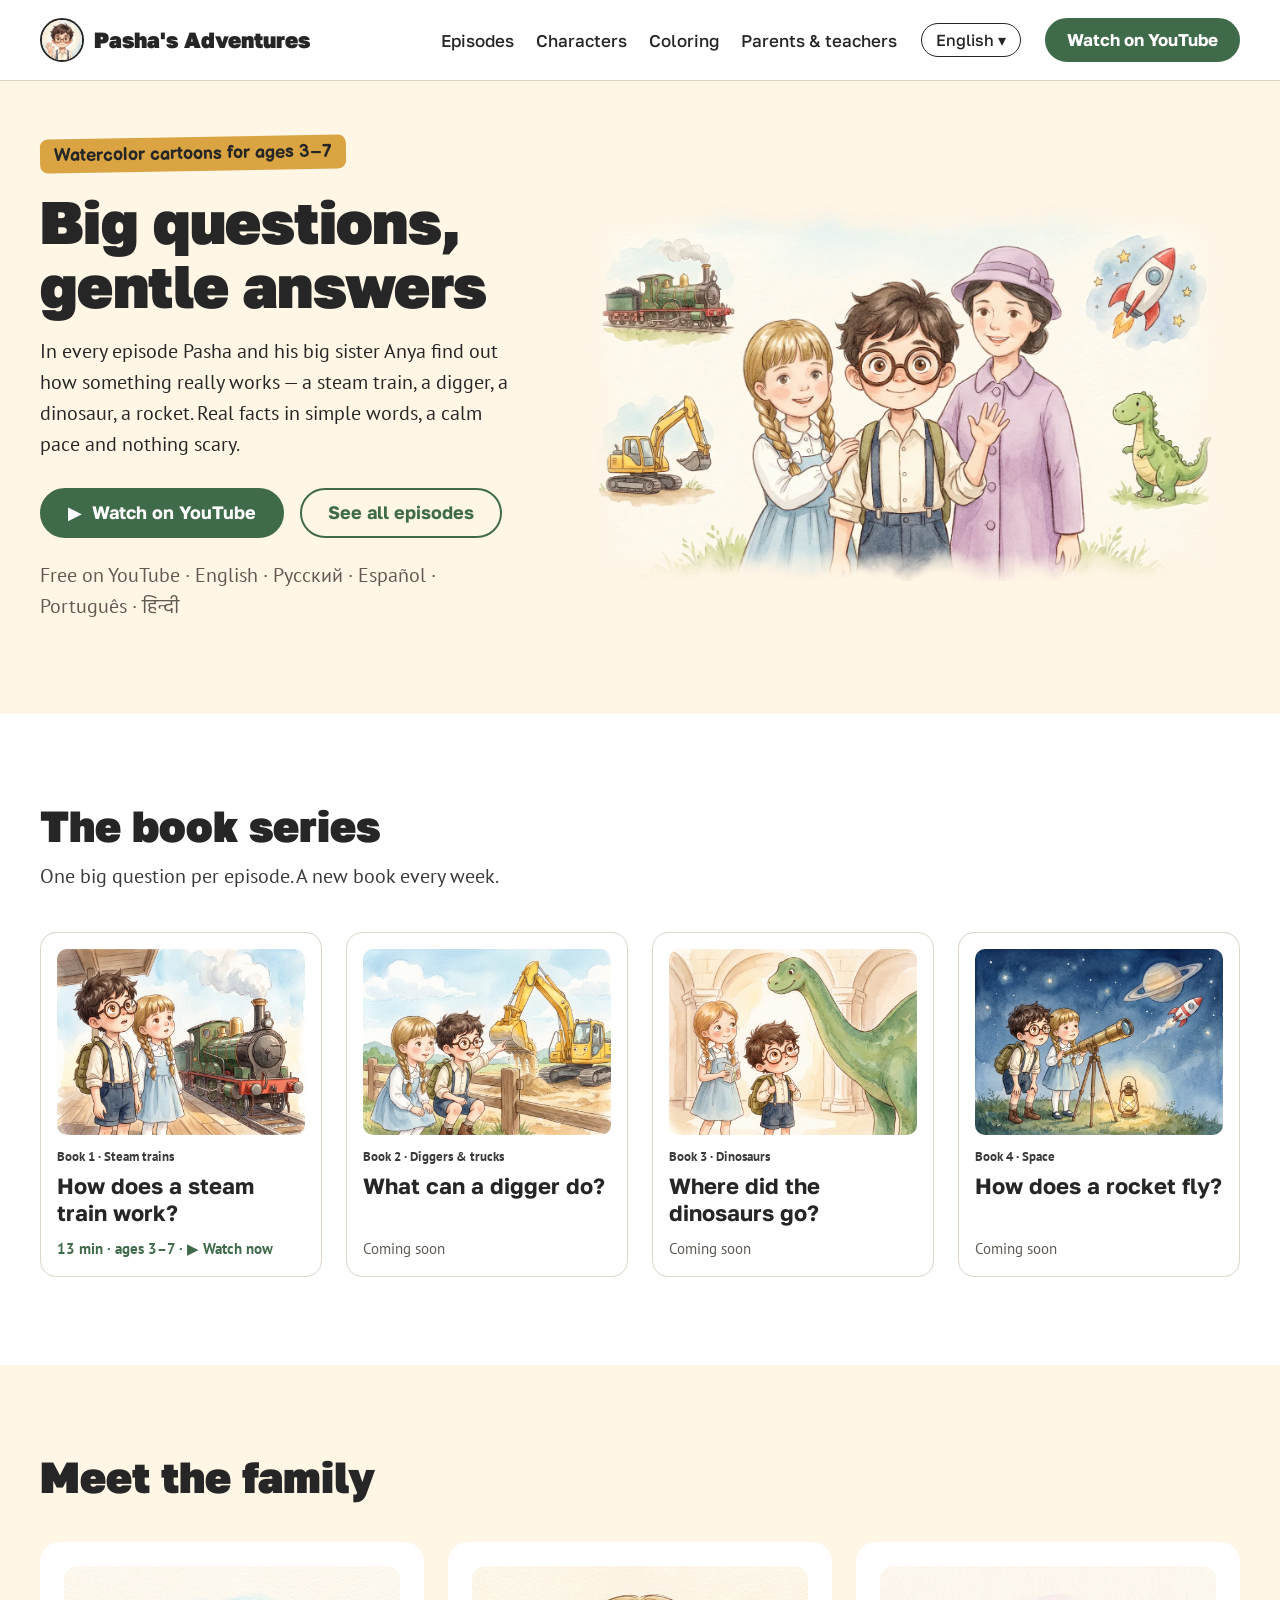
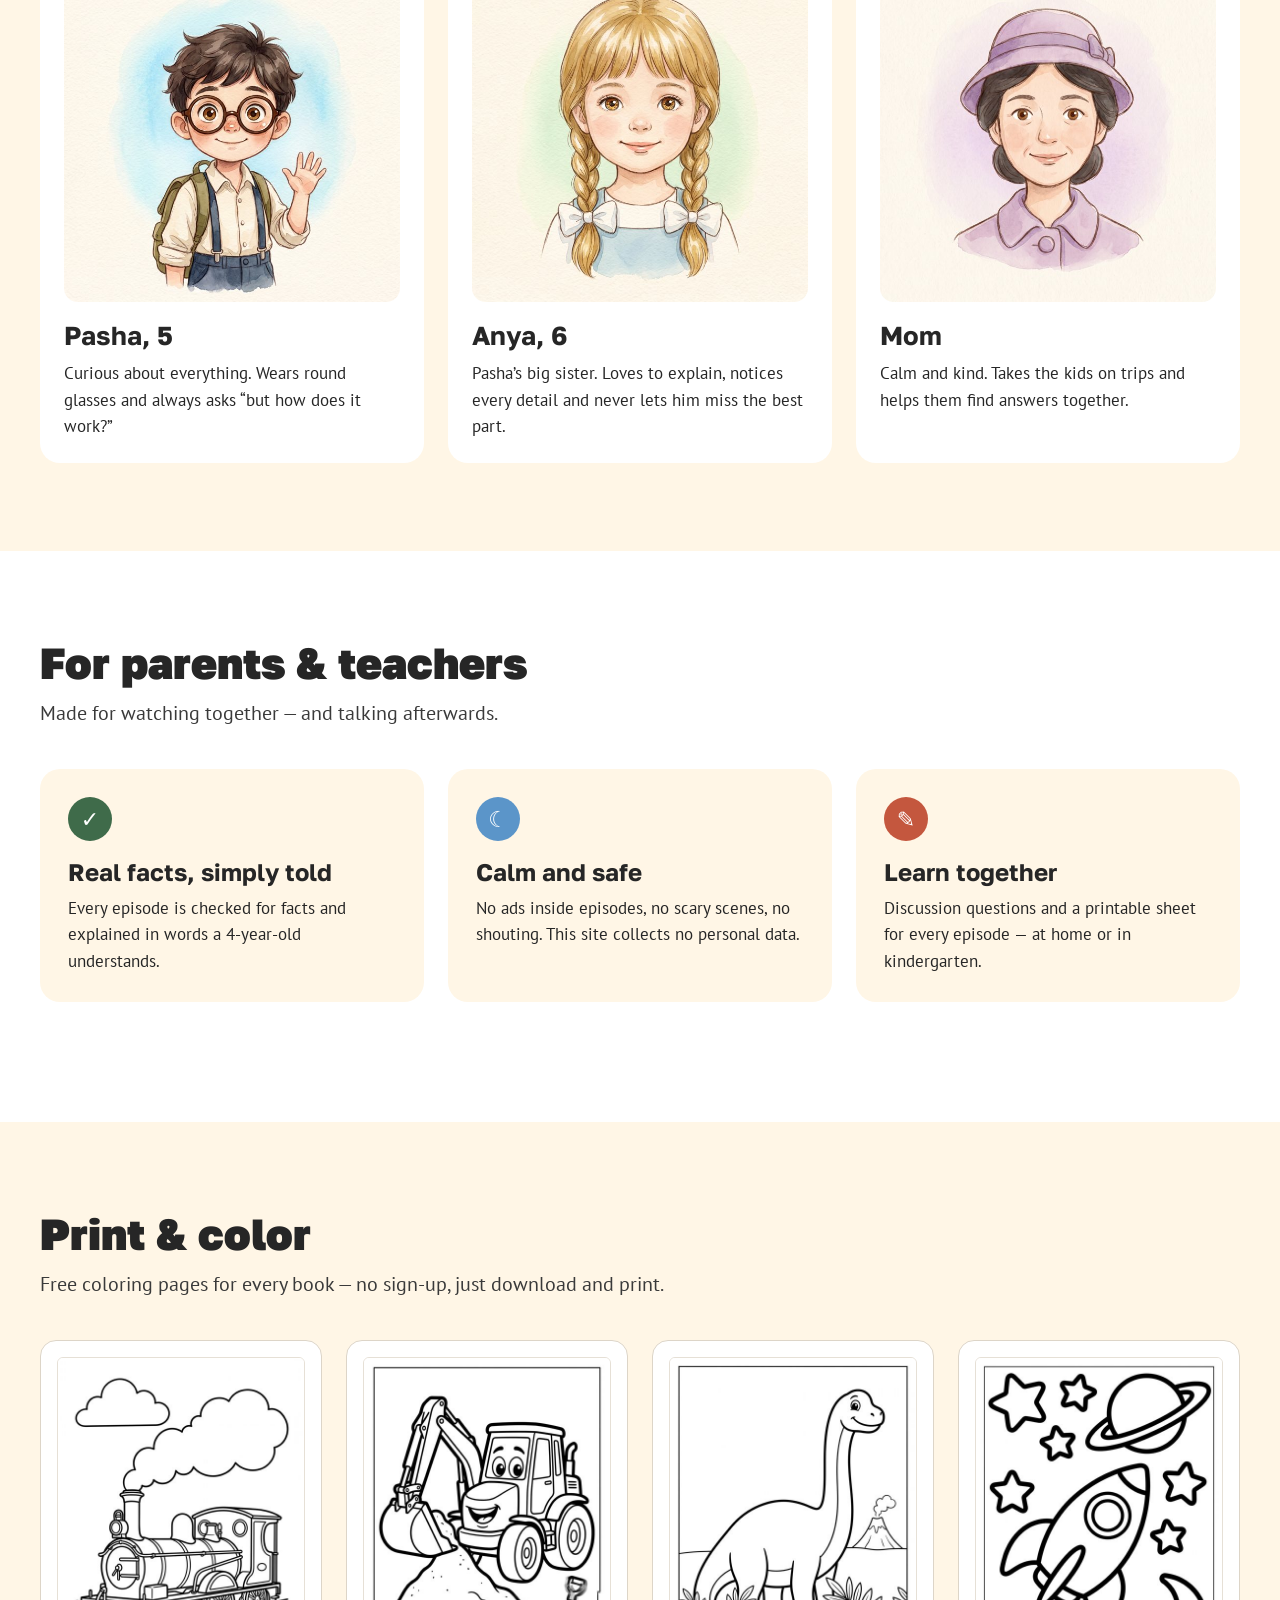
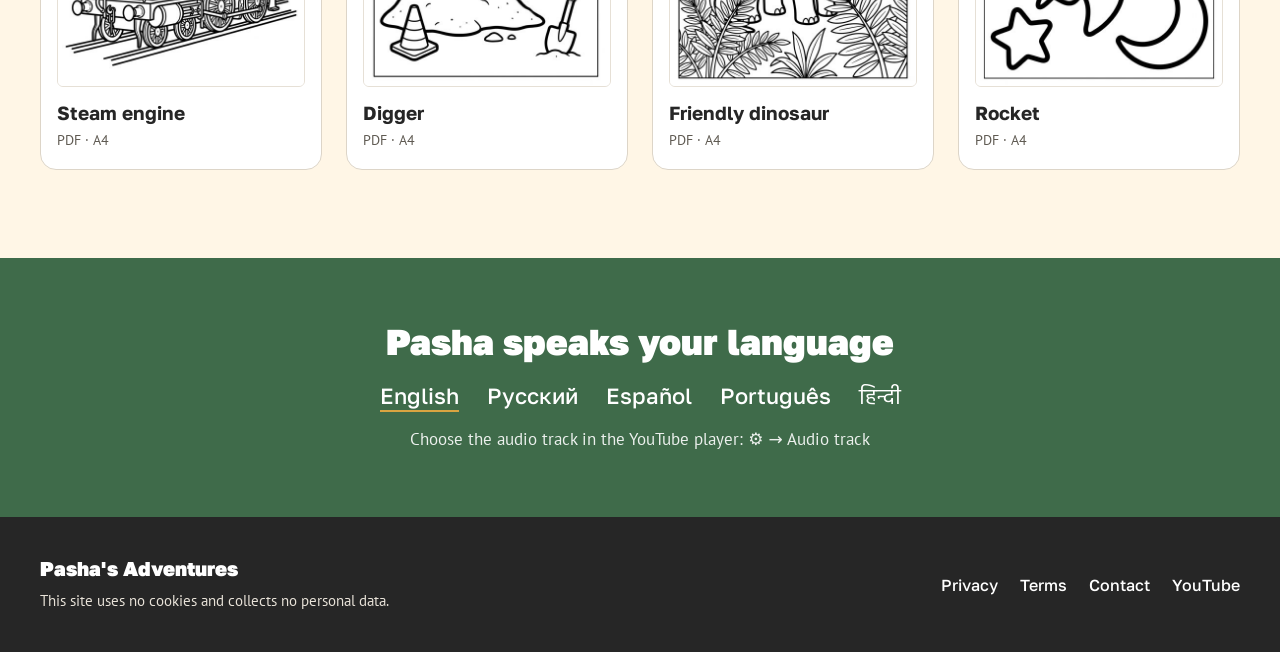
<file: index.html>
<!DOCTYPE html>
<html lang="en">
<head>
<meta charset="utf-8"><meta name="viewport" content="width=device-width,initial-scale=1">
<title>Pasha&#x27;s Adventures – watercolor cartoons for kids 3–7</title>
<meta name="description" content="Gentle watercolor cartoons for kids aged 3–7. Pasha and his sister Anya find out how things really work: steam trains, diggers, dinosaurs, space. Free on YouTube in 5 languages.">
<link rel="canonical" href="https://pashaadventures.ru/"><link rel="alternate" hreflang="en" href="https://pashaadventures.ru/"><link rel="alternate" hreflang="ru" href="https://pashaadventures.ru/ru/"><link rel="alternate" hreflang="es" href="https://pashaadventures.ru/es/"><link rel="alternate" hreflang="pt" href="https://pashaadventures.ru/pt/"><link rel="alternate" hreflang="hi" href="https://pashaadventures.ru/hi/"><link rel="alternate" hreflang="x-default" href="https://pashaadventures.ru/">
<meta property="og:type" content="website"><meta property="og:title" content="Pasha&#x27;s Adventures – watercolor cartoons for kids 3–7">
<meta property="og:description" content="Gentle watercolor cartoons for kids aged 3–7. Pasha and his sister Anya find out how things really work: steam trains, diggers, dinosaurs, space. Free on YouTube in 5 languages."><meta property="og:image" content="https://pashaadventures.ru/img/og.jpg">
<meta property="og:url" content="https://pashaadventures.ru/"><meta name="theme-color" content="#3f6b4a">
<link rel="icon" href="/favicon.png"><link rel="preload" href="/img/hero.webp" as="image">
<link rel="stylesheet" href="/style.css">
</head>
<body>
<header class="top"><div class="wrap">
<a class="brand" href="/"><img src="/pasha.jpg" alt="" width="44" height="44">Pasha's Adventures</a>
<nav class="menu"><a href="/#books">Episodes</a><a href="/#family">Characters</a><a href="/#coloring">Coloring</a><a href="/#parents">Parents &amp; teachers</a></nav>
<details class="lang"><summary>English ▾</summary><ul><li><a href="/" aria-current=page hreflang="en" lang="en">English</a></li><li><a href="/ru/" hreflang="ru" lang="ru">Русский</a></li><li><a href="/es/" hreflang="es" lang="es">Español</a></li><li><a href="/pt/" hreflang="pt" lang="pt">Português</a></li><li><a href="/hi/" hreflang="hi" lang="hi">हिन्दी</a></li></ul></details>
<a class="btn btn-main" href="https://www.youtube.com/@PashasAdventuresfilm">Watch on YouTube</a>
</div></header>
<main>
<section class="hero"><div class="wrap">
<div><span class="sticker">Watercolor cartoons for ages 3–7</span><h1>Big questions, gentle answers</h1><p>In every episode Pasha and his big sister Anya find out how something really works — a steam train, a digger, a dinosaur, a rocket. Real facts in simple words, a calm pace and nothing scary.</p>
<div class="actions"><a class="btn btn-main" href="https://www.youtube.com/@PashasAdventuresfilm">▶&nbsp; Watch on YouTube</a><a class="btn btn-alt" href="#books">See all episodes</a></div>
<p class="note">Free on YouTube · English · Русский · Español · Português · हिन्दी</p></div>
<div class="art"><img src="/img/hero.webp" alt="Pasha, Anya and Mom with a steam train, a digger, a dinosaur and a rocket" width="1600" height="893" fetchpriority="high"></div>
</div></section>
<section id="books"><div class="wrap"><h2>The book series</h2><p class="lead">One big question per episode. A new book every week.</p>
<div class="shelf"><a class="book live" href="/episodes/steam-train/"><img src="/img/book-train.jpg" alt="" width="800" height="600" loading="lazy"><small>Book 1 · Steam trains</small><h3>How does a steam train work?</h3><span>13 min · ages 3–7 · ▶ Watch now</span></a><div class="book"><img src="/img/book-digger.jpg" alt="" width="800" height="600" loading="lazy"><small>Book 2 · Diggers &amp; trucks</small><h3>What can a digger do?</h3><span>Coming soon</span></div><div class="book"><img src="/img/book-dino.jpg" alt="" width="800" height="600" loading="lazy"><small>Book 3 · Dinosaurs</small><h3>Where did the dinosaurs go?</h3><span>Coming soon</span></div><div class="book"><img src="/img/book-space.jpg" alt="" width="800" height="600" loading="lazy"><small>Book 4 · Space</small><h3>How does a rocket fly?</h3><span>Coming soon</span></div></div></div></section>
<section id="family" class="cream"><div class="wrap"><h2>Meet the family</h2><div class="family"><article class="hero-card"><img src="/img/pasha.jpg" alt="" width="640" height="640" loading="lazy"><h3>Pasha, 5</h3><p>Curious about everything. Wears round glasses and always asks “but how does it work?”</p></article><article class="hero-card"><img src="/img/anya.jpg" alt="" width="640" height="640" loading="lazy"><h3>Anya, 6</h3><p>Pasha’s big sister. Loves to explain, notices every detail and never lets him miss the best part.</p></article><article class="hero-card"><img src="/img/mama.jpg" alt="" width="640" height="640" loading="lazy"><h3>Mom</h3><p>Calm and kind. Takes the kids on trips and helps them find answers together.</p></article></div></div></section>
<section id="parents"><div class="wrap"><h2>For parents &amp; teachers</h2><p class="lead">Made for watching together — and talking afterwards.</p><div class="promises"><article class="promise"><i style="background:var(--green)" aria-hidden="true">✓</i><h3>Real facts, simply told</h3><p>Every episode is checked for facts and explained in words a 4-year-old understands.</p></article><article class="promise"><i style="background:var(--sky)" aria-hidden="true">☾</i><h3>Calm and safe</h3><p>No ads inside episodes, no scary scenes, no shouting. This site collects no personal data.</p></article><article class="promise"><i style="background:var(--brick)" aria-hidden="true">✎</i><h3>Learn together</h3><p>Discussion questions and a printable sheet for every episode — at home or in kindergarten.</p></article></div></div></section>
<section id="coloring" class="cream"><div class="wrap"><h2>Print &amp; color</h2><p class="lead">Free coloring pages for every book — no sign-up, just download and print.</p><div class="sheets"><a class="sheet" href="/coloring/pasha-coloring-train.pdf" download><img src="/img/color-train.jpg" alt="" width="500" height="667" loading="lazy"><b>Steam engine</b><span>PDF · A4</span></a><a class="sheet" href="/coloring/pasha-coloring-digger.pdf" download><img src="/img/color-digger.jpg" alt="" width="500" height="667" loading="lazy"><b>Digger</b><span>PDF · A4</span></a><a class="sheet" href="/coloring/pasha-coloring-dino.pdf" download><img src="/img/color-dino.jpg" alt="" width="500" height="667" loading="lazy"><b>Friendly dinosaur</b><span>PDF · A4</span></a><a class="sheet" href="/coloring/pasha-coloring-space.pdf" download><img src="/img/color-space.jpg" alt="" width="500" height="667" loading="lazy"><b>Rocket</b><span>PDF · A4</span></a></div></div></section>
<section class="langs"><div class="wrap"><h2>Pasha speaks your language</h2><nav><a href="/" lang="en" aria-current=page>English</a><a href="/ru/" lang="ru">Русский</a><a href="/es/" lang="es">Español</a><a href="/pt/" lang="pt">Português</a><a href="/hi/" lang="hi">हिन्दी</a></nav><p>Choose the audio track in the YouTube player: ⚙ → Audio track</p></div></section>
</main>
<footer class="foot"><div class="wrap">
<div><b>Pasha's Adventures</b><p>This site uses no cookies and collects no personal data.</p></div>
<nav><a href="/privacy.html">Privacy</a><a href="/terms.html">Terms</a><a href="mailto:artemgluhih637@gmail.com">Contact</a><a href="https://www.youtube.com/@PashasAdventuresfilm">YouTube</a></nav>
</div></footer>
</body>
</html>
</file>
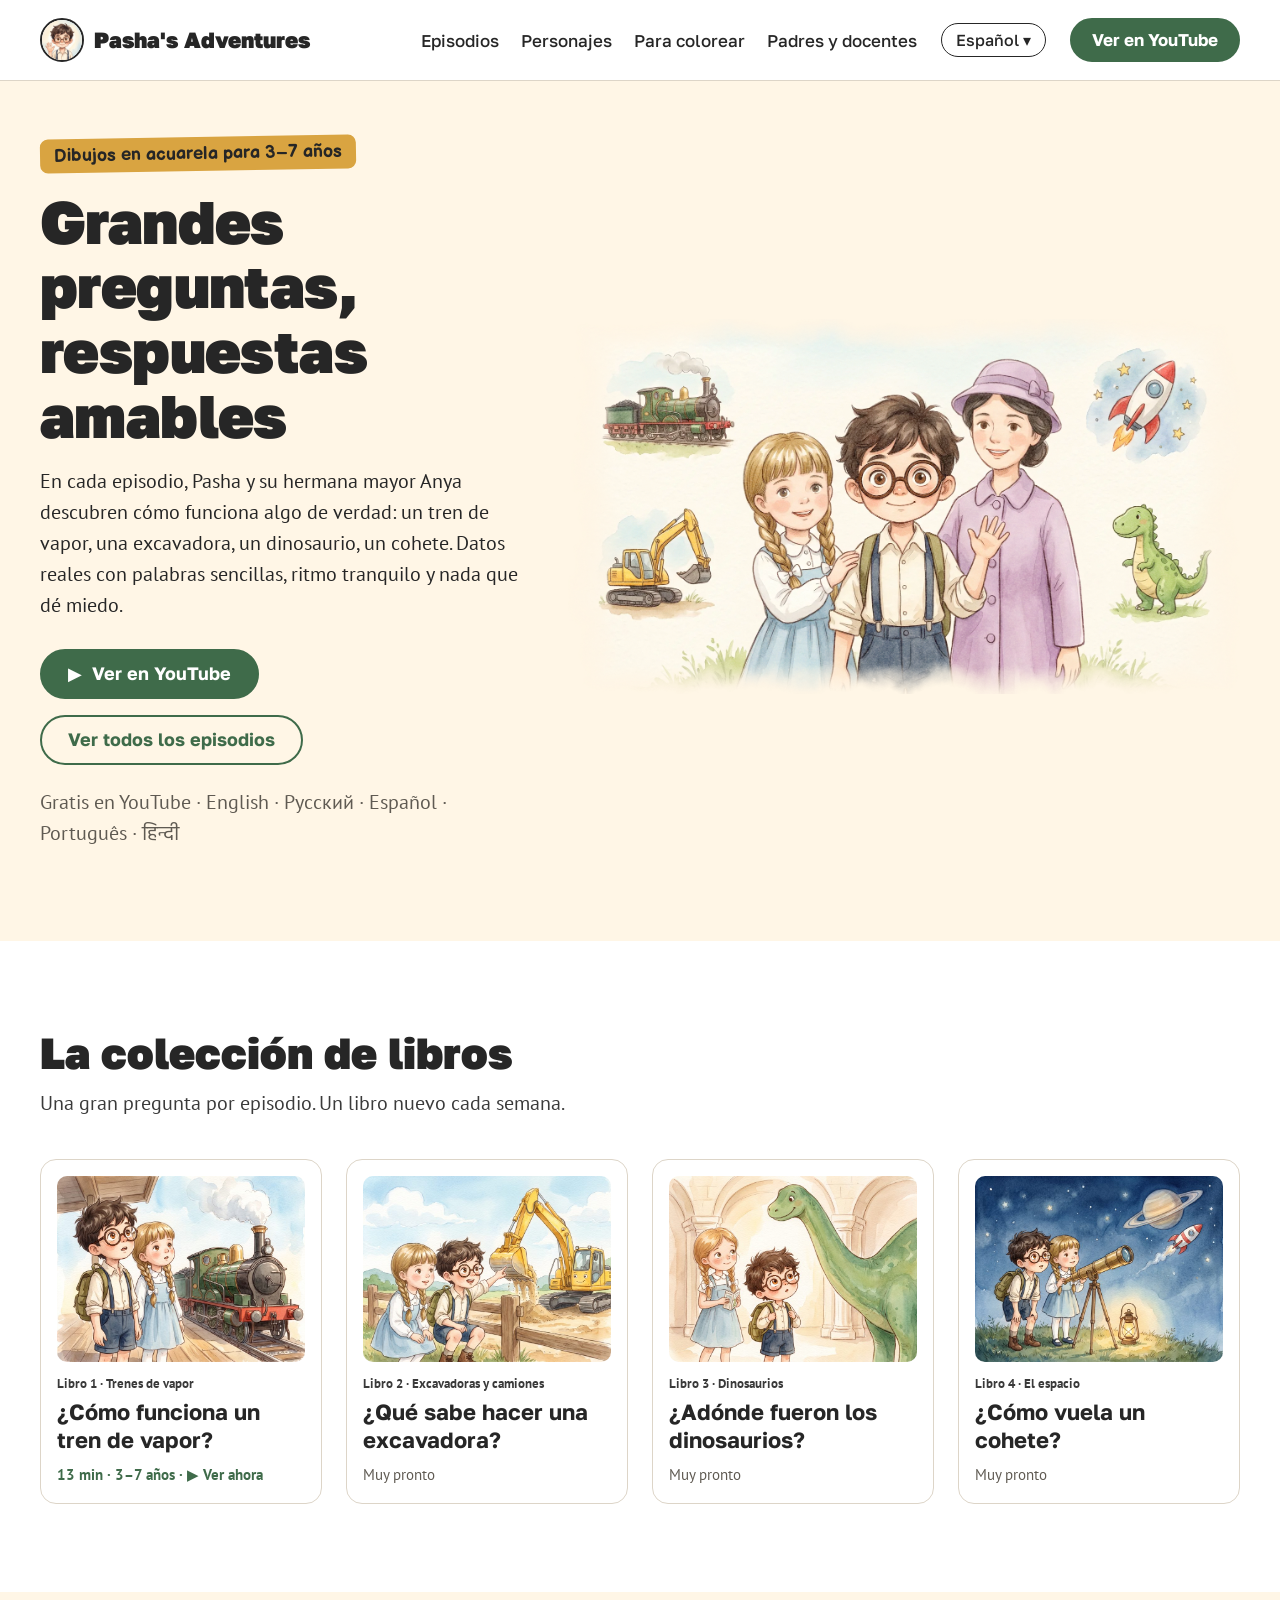
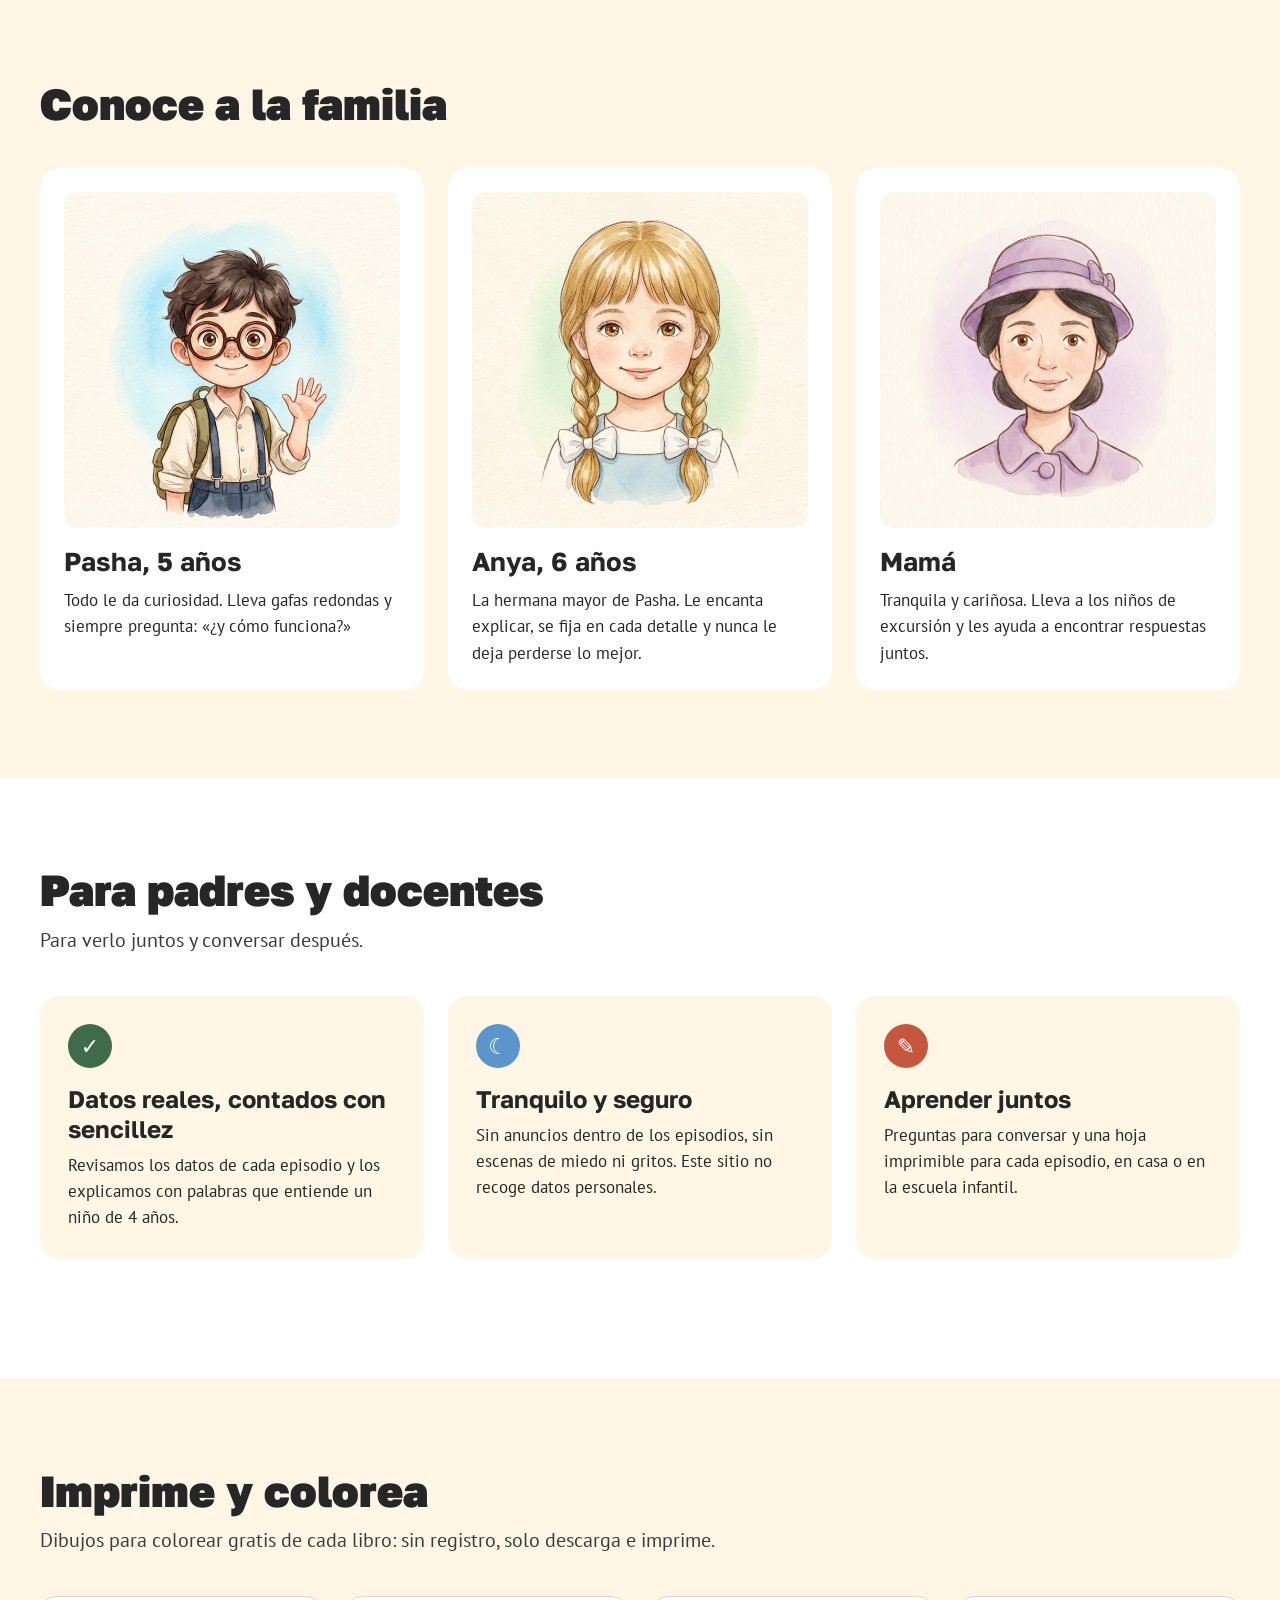
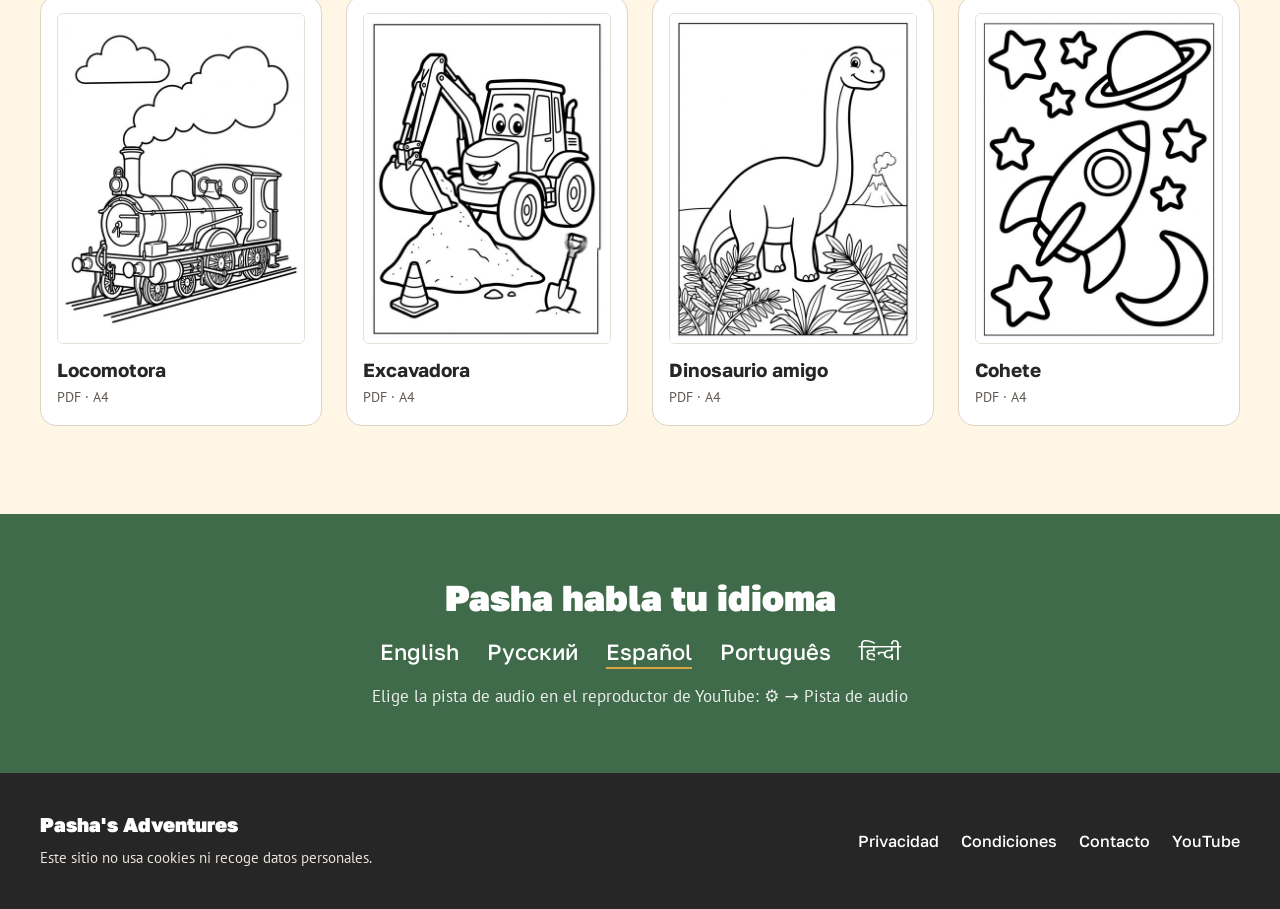
<file: es/index.html>
<!DOCTYPE html>
<html lang="es">
<head>
<meta charset="utf-8"><meta name="viewport" content="width=device-width,initial-scale=1">
<title>Las aventuras de Pasha – dibujos animados en acuarela para niños de 3 a 7 años</title>
<meta name="description" content="Dibujos animados tranquilos en acuarela para niños de 3 a 7 años. Pasha y su hermana Anya descubren cómo funcionan las cosas: trenes de vapor, excavadoras, dinosaurios, el espacio. Gratis en YouTube en 5 idiomas.">
<link rel="canonical" href="https://pashaadventures.ru/es/"><link rel="alternate" hreflang="en" href="https://pashaadventures.ru/"><link rel="alternate" hreflang="ru" href="https://pashaadventures.ru/ru/"><link rel="alternate" hreflang="es" href="https://pashaadventures.ru/es/"><link rel="alternate" hreflang="pt" href="https://pashaadventures.ru/pt/"><link rel="alternate" hreflang="hi" href="https://pashaadventures.ru/hi/"><link rel="alternate" hreflang="x-default" href="https://pashaadventures.ru/">
<meta property="og:type" content="website"><meta property="og:title" content="Las aventuras de Pasha – dibujos animados en acuarela para niños de 3 a 7 años">
<meta property="og:description" content="Dibujos animados tranquilos en acuarela para niños de 3 a 7 años. Pasha y su hermana Anya descubren cómo funcionan las cosas: trenes de vapor, excavadoras, dinosaurios, el espacio. Gratis en YouTube en 5 idiomas."><meta property="og:image" content="https://pashaadventures.ru/img/og.jpg">
<meta property="og:url" content="https://pashaadventures.ru/es/"><meta name="theme-color" content="#3f6b4a">
<link rel="icon" href="/favicon.png"><link rel="preload" href="/img/hero.webp" as="image">
<link rel="stylesheet" href="/style.css">
</head>
<body>
<header class="top"><div class="wrap">
<a class="brand" href="/es/"><img src="/pasha.jpg" alt="" width="44" height="44">Pasha's Adventures</a>
<nav class="menu"><a href="/es/#books">Episodios</a><a href="/es/#family">Personajes</a><a href="/es/#coloring">Para colorear</a><a href="/es/#parents">Padres y docentes</a></nav>
<details class="lang"><summary>Español ▾</summary><ul><li><a href="/" hreflang="en" lang="en">English</a></li><li><a href="/ru/" hreflang="ru" lang="ru">Русский</a></li><li><a href="/es/" aria-current=page hreflang="es" lang="es">Español</a></li><li><a href="/pt/" hreflang="pt" lang="pt">Português</a></li><li><a href="/hi/" hreflang="hi" lang="hi">हिन्दी</a></li></ul></details>
<a class="btn btn-main" href="https://www.youtube.com/@PashasAdventuresfilm">Ver en YouTube</a>
</div></header>
<main>
<section class="hero"><div class="wrap">
<div><span class="sticker">Dibujos en acuarela para 3–7 años</span><h1>Grandes preguntas, respuestas amables</h1><p>En cada episodio, Pasha y su hermana mayor Anya descubren cómo funciona algo de verdad: un tren de vapor, una excavadora, un dinosaurio, un cohete. Datos reales con palabras sencillas, ritmo tranquilo y nada que dé miedo.</p>
<div class="actions"><a class="btn btn-main" href="https://www.youtube.com/@PashasAdventuresfilm">▶&nbsp; Ver en YouTube</a><a class="btn btn-alt" href="#books">Ver todos los episodios</a></div>
<p class="note">Gratis en YouTube · English · Русский · Español · Português · हिन्दी</p></div>
<div class="art"><img src="/img/hero.webp" alt="Pasha, Anya y mamá con un tren de vapor, una excavadora, un dinosaurio y un cohete" width="1600" height="893" fetchpriority="high"></div>
</div></section>
<section id="books"><div class="wrap"><h2>La colección de libros</h2><p class="lead">Una gran pregunta por episodio. Un libro nuevo cada semana.</p>
<div class="shelf"><a class="book live" href="/es/episodes/steam-train/"><img src="/img/book-train.jpg" alt="" width="800" height="600" loading="lazy"><small>Libro 1 · Trenes de vapor</small><h3>¿Cómo funciona un tren de vapor?</h3><span>13 min · 3–7 años · ▶ Ver ahora</span></a><div class="book"><img src="/img/book-digger.jpg" alt="" width="800" height="600" loading="lazy"><small>Libro 2 · Excavadoras y camiones</small><h3>¿Qué sabe hacer una excavadora?</h3><span>Muy pronto</span></div><div class="book"><img src="/img/book-dino.jpg" alt="" width="800" height="600" loading="lazy"><small>Libro 3 · Dinosaurios</small><h3>¿Adónde fueron los dinosaurios?</h3><span>Muy pronto</span></div><div class="book"><img src="/img/book-space.jpg" alt="" width="800" height="600" loading="lazy"><small>Libro 4 · El espacio</small><h3>¿Cómo vuela un cohete?</h3><span>Muy pronto</span></div></div></div></section>
<section id="family" class="cream"><div class="wrap"><h2>Conoce a la familia</h2><div class="family"><article class="hero-card"><img src="/img/pasha.jpg" alt="" width="640" height="640" loading="lazy"><h3>Pasha, 5 años</h3><p>Todo le da curiosidad. Lleva gafas redondas y siempre pregunta: «¿y cómo funciona?»</p></article><article class="hero-card"><img src="/img/anya.jpg" alt="" width="640" height="640" loading="lazy"><h3>Anya, 6 años</h3><p>La hermana mayor de Pasha. Le encanta explicar, se fija en cada detalle y nunca le deja perderse lo mejor.</p></article><article class="hero-card"><img src="/img/mama.jpg" alt="" width="640" height="640" loading="lazy"><h3>Mamá</h3><p>Tranquila y cariñosa. Lleva a los niños de excursión y les ayuda a encontrar respuestas juntos.</p></article></div></div></section>
<section id="parents"><div class="wrap"><h2>Para padres y docentes</h2><p class="lead">Para verlo juntos y conversar después.</p><div class="promises"><article class="promise"><i style="background:var(--green)" aria-hidden="true">✓</i><h3>Datos reales, contados con sencillez</h3><p>Revisamos los datos de cada episodio y los explicamos con palabras que entiende un niño de 4 años.</p></article><article class="promise"><i style="background:var(--sky)" aria-hidden="true">☾</i><h3>Tranquilo y seguro</h3><p>Sin anuncios dentro de los episodios, sin escenas de miedo ni gritos. Este sitio no recoge datos personales.</p></article><article class="promise"><i style="background:var(--brick)" aria-hidden="true">✎</i><h3>Aprender juntos</h3><p>Preguntas para conversar y una hoja imprimible para cada episodio, en casa o en la escuela infantil.</p></article></div></div></section>
<section id="coloring" class="cream"><div class="wrap"><h2>Imprime y colorea</h2><p class="lead">Dibujos para colorear gratis de cada libro: sin registro, solo descarga e imprime.</p><div class="sheets"><a class="sheet" href="/coloring/pasha-coloring-train.pdf" download><img src="/img/color-train.jpg" alt="" width="500" height="667" loading="lazy"><b>Locomotora</b><span>PDF · A4</span></a><a class="sheet" href="/coloring/pasha-coloring-digger.pdf" download><img src="/img/color-digger.jpg" alt="" width="500" height="667" loading="lazy"><b>Excavadora</b><span>PDF · A4</span></a><a class="sheet" href="/coloring/pasha-coloring-dino.pdf" download><img src="/img/color-dino.jpg" alt="" width="500" height="667" loading="lazy"><b>Dinosaurio amigo</b><span>PDF · A4</span></a><a class="sheet" href="/coloring/pasha-coloring-space.pdf" download><img src="/img/color-space.jpg" alt="" width="500" height="667" loading="lazy"><b>Cohete</b><span>PDF · A4</span></a></div></div></section>
<section class="langs"><div class="wrap"><h2>Pasha habla tu idioma</h2><nav><a href="/" lang="en">English</a><a href="/ru/" lang="ru">Русский</a><a href="/es/" lang="es" aria-current=page>Español</a><a href="/pt/" lang="pt">Português</a><a href="/hi/" lang="hi">हिन्दी</a></nav><p>Elige la pista de audio en el reproductor de YouTube: ⚙ → Pista de audio</p></div></section>
</main>
<footer class="foot"><div class="wrap">
<div><b>Pasha's Adventures</b><p>Este sitio no usa cookies ni recoge datos personales.</p></div>
<nav><a href="/privacy.html">Privacidad</a><a href="/terms.html">Condiciones</a><a href="mailto:artemgluhih637@gmail.com">Contacto</a><a href="https://www.youtube.com/@PashasAdventuresfilm">YouTube</a></nav>
</div></footer>
</body>
</html>
</file>
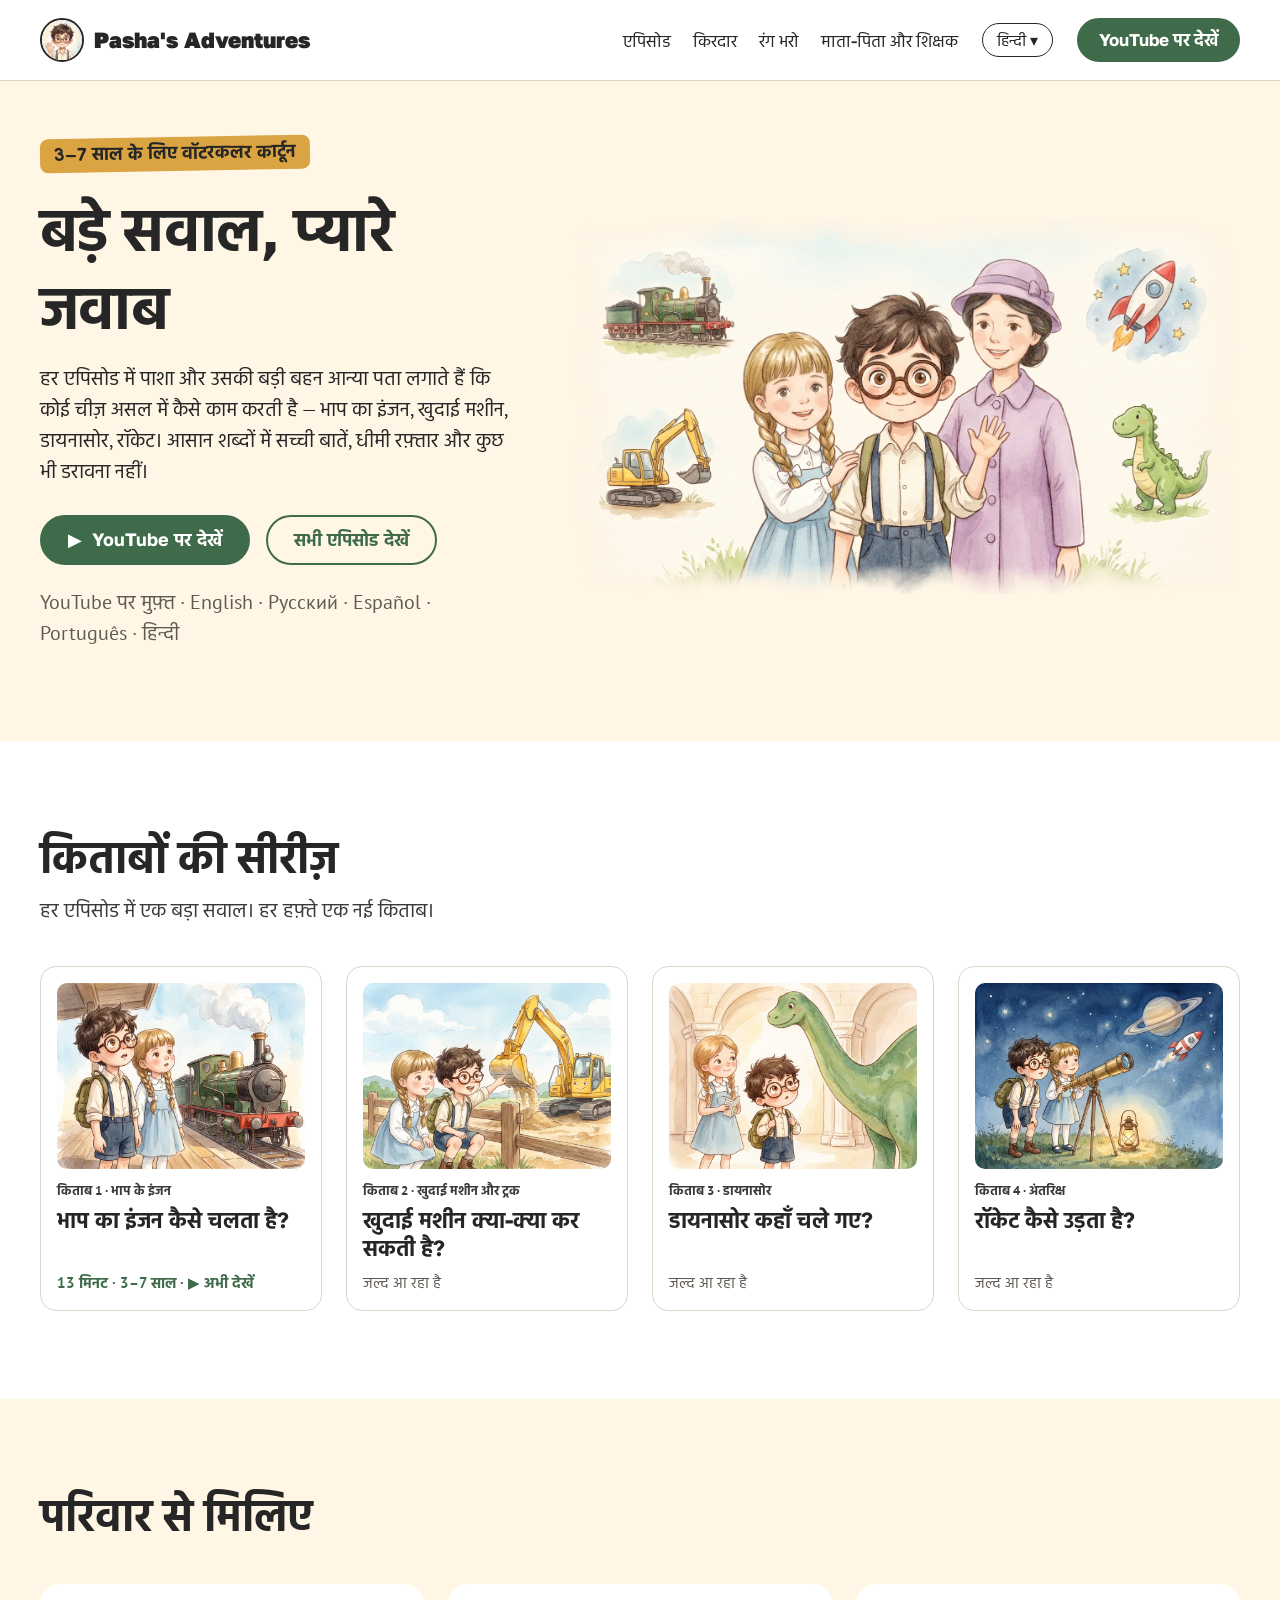
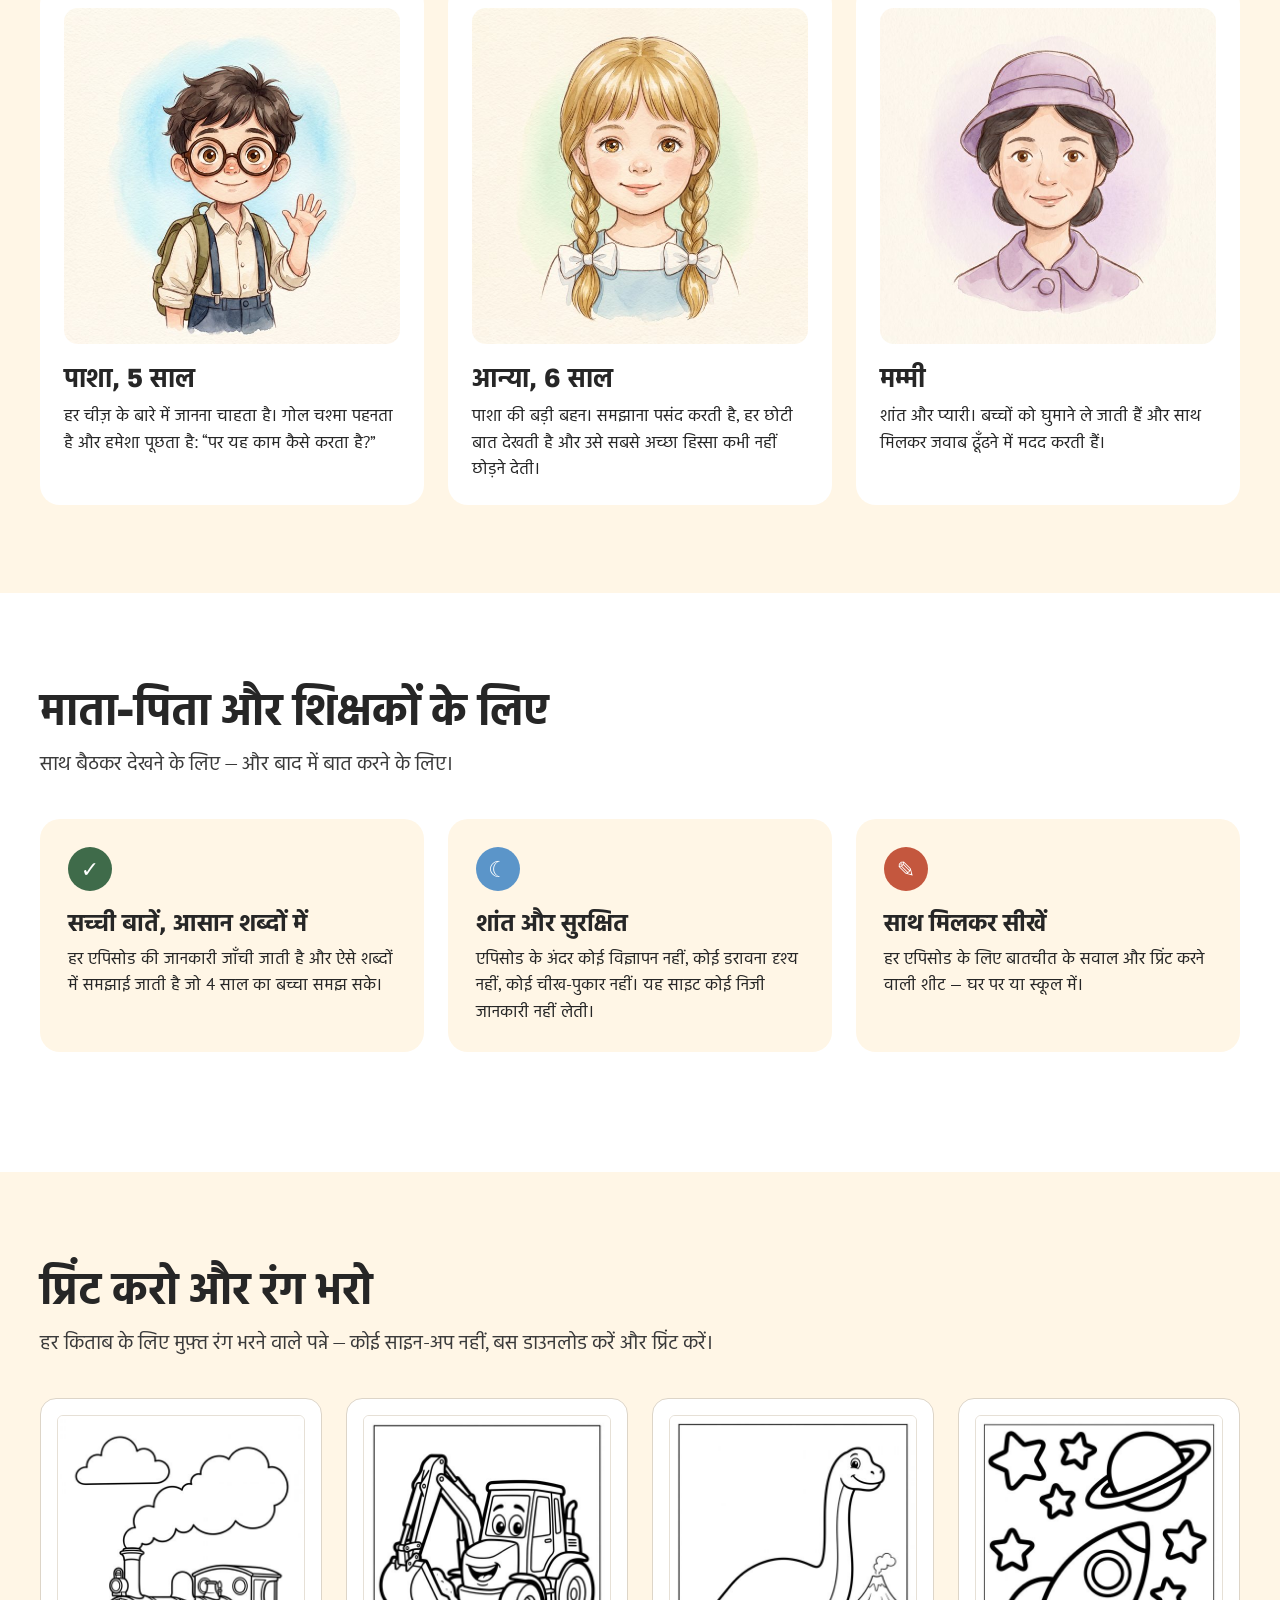
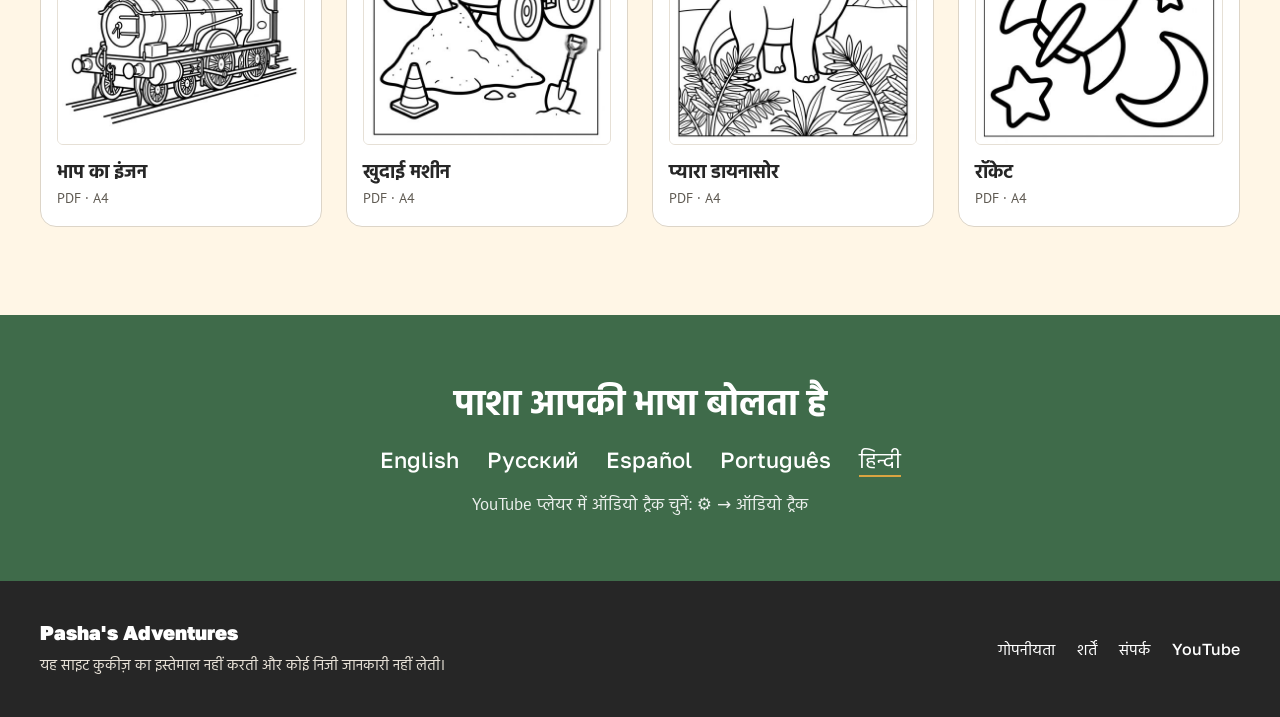
<file: hi/index.html>
<!DOCTYPE html>
<html lang="hi">
<head>
<meta charset="utf-8"><meta name="viewport" content="width=device-width,initial-scale=1">
<title>पाशा के कारनामे – 3–7 साल के बच्चों के लिए वॉटरकलर कार्टून</title>
<meta name="description" content="3–7 साल के बच्चों के लिए शांत वॉटरकलर कार्टून। पाशा और उसकी बहन आन्या जानते हैं कि चीज़ें कैसे काम करती हैं: भाप का इंजन, खुदाई मशीन, डायनासोर, अंतरिक्ष। YouTube पर 5 भाषाओं में मुफ़्त।">
<link rel="canonical" href="https://pashaadventures.ru/hi/"><link rel="alternate" hreflang="en" href="https://pashaadventures.ru/"><link rel="alternate" hreflang="ru" href="https://pashaadventures.ru/ru/"><link rel="alternate" hreflang="es" href="https://pashaadventures.ru/es/"><link rel="alternate" hreflang="pt" href="https://pashaadventures.ru/pt/"><link rel="alternate" hreflang="hi" href="https://pashaadventures.ru/hi/"><link rel="alternate" hreflang="x-default" href="https://pashaadventures.ru/">
<meta property="og:type" content="website"><meta property="og:title" content="पाशा के कारनामे – 3–7 साल के बच्चों के लिए वॉटरकलर कार्टून">
<meta property="og:description" content="3–7 साल के बच्चों के लिए शांत वॉटरकलर कार्टून। पाशा और उसकी बहन आन्या जानते हैं कि चीज़ें कैसे काम करती हैं: भाप का इंजन, खुदाई मशीन, डायनासोर, अंतरिक्ष। YouTube पर 5 भाषाओं में मुफ़्त।"><meta property="og:image" content="https://pashaadventures.ru/img/og.jpg">
<meta property="og:url" content="https://pashaadventures.ru/hi/"><meta name="theme-color" content="#3f6b4a">
<link rel="icon" href="/favicon.png"><link rel="preload" href="/img/hero.webp" as="image">
<link rel="stylesheet" href="/style.css">
</head>
<body>
<header class="top"><div class="wrap">
<a class="brand" href="/hi/"><img src="/pasha.jpg" alt="" width="44" height="44">Pasha's Adventures</a>
<nav class="menu"><a href="/hi/#books">एपिसोड</a><a href="/hi/#family">किरदार</a><a href="/hi/#coloring">रंग भरो</a><a href="/hi/#parents">माता-पिता और शिक्षक</a></nav>
<details class="lang"><summary>हिन्दी ▾</summary><ul><li><a href="/" hreflang="en" lang="en">English</a></li><li><a href="/ru/" hreflang="ru" lang="ru">Русский</a></li><li><a href="/es/" hreflang="es" lang="es">Español</a></li><li><a href="/pt/" hreflang="pt" lang="pt">Português</a></li><li><a href="/hi/" aria-current=page hreflang="hi" lang="hi">हिन्दी</a></li></ul></details>
<a class="btn btn-main" href="https://www.youtube.com/@PashasAdventuresfilm">YouTube पर देखें</a>
</div></header>
<main>
<section class="hero"><div class="wrap">
<div><span class="sticker">3–7 साल के लिए वॉटरकलर कार्टून</span><h1>बड़े सवाल, प्यारे जवाब</h1><p>हर एपिसोड में पाशा और उसकी बड़ी बहन आन्या पता लगाते हैं कि कोई चीज़ असल में कैसे काम करती है — भाप का इंजन, खुदाई मशीन, डायनासोर, रॉकेट। आसान शब्दों में सच्ची बातें, धीमी रफ़्तार और कुछ भी डरावना नहीं।</p>
<div class="actions"><a class="btn btn-main" href="https://www.youtube.com/@PashasAdventuresfilm">▶&nbsp; YouTube पर देखें</a><a class="btn btn-alt" href="#books">सभी एपिसोड देखें</a></div>
<p class="note">YouTube पर मुफ़्त · English · Русский · Español · Português · हिन्दी</p></div>
<div class="art"><img src="/img/hero.webp" alt="पाशा, आन्या और मम्मी — भाप का इंजन, खुदाई मशीन, डायनासोर और रॉकेट के साथ" width="1600" height="893" fetchpriority="high"></div>
</div></section>
<section id="books"><div class="wrap"><h2>किताबों की सीरीज़</h2><p class="lead">हर एपिसोड में एक बड़ा सवाल। हर हफ़्ते एक नई किताब।</p>
<div class="shelf"><a class="book live" href="/hi/episodes/steam-train/"><img src="/img/book-train.jpg" alt="" width="800" height="600" loading="lazy"><small>किताब 1 · भाप के इंजन</small><h3>भाप का इंजन कैसे चलता है?</h3><span>13 मिनट · 3–7 साल · ▶ अभी देखें</span></a><div class="book"><img src="/img/book-digger.jpg" alt="" width="800" height="600" loading="lazy"><small>किताब 2 · खुदाई मशीन और ट्रक</small><h3>खुदाई मशीन क्या-क्या कर सकती है?</h3><span>जल्द आ रहा है</span></div><div class="book"><img src="/img/book-dino.jpg" alt="" width="800" height="600" loading="lazy"><small>किताब 3 · डायनासोर</small><h3>डायनासोर कहाँ चले गए?</h3><span>जल्द आ रहा है</span></div><div class="book"><img src="/img/book-space.jpg" alt="" width="800" height="600" loading="lazy"><small>किताब 4 · अंतरिक्ष</small><h3>रॉकेट कैसे उड़ता है?</h3><span>जल्द आ रहा है</span></div></div></div></section>
<section id="family" class="cream"><div class="wrap"><h2>परिवार से मिलिए</h2><div class="family"><article class="hero-card"><img src="/img/pasha.jpg" alt="" width="640" height="640" loading="lazy"><h3>पाशा, 5 साल</h3><p>हर चीज़ के बारे में जानना चाहता है। गोल चश्मा पहनता है और हमेशा पूछता है: “पर यह काम कैसे करता है?”</p></article><article class="hero-card"><img src="/img/anya.jpg" alt="" width="640" height="640" loading="lazy"><h3>आन्या, 6 साल</h3><p>पाशा की बड़ी बहन। समझाना पसंद करती है, हर छोटी बात देखती है और उसे सबसे अच्छा हिस्सा कभी नहीं छोड़ने देती।</p></article><article class="hero-card"><img src="/img/mama.jpg" alt="" width="640" height="640" loading="lazy"><h3>मम्मी</h3><p>शांत और प्यारी। बच्चों को घुमाने ले जाती हैं और साथ मिलकर जवाब ढूँढने में मदद करती हैं।</p></article></div></div></section>
<section id="parents"><div class="wrap"><h2>माता-पिता और शिक्षकों के लिए</h2><p class="lead">साथ बैठकर देखने के लिए — और बाद में बात करने के लिए।</p><div class="promises"><article class="promise"><i style="background:var(--green)" aria-hidden="true">✓</i><h3>सच्ची बातें, आसान शब्दों में</h3><p>हर एपिसोड की जानकारी जाँची जाती है और ऐसे शब्दों में समझाई जाती है जो 4 साल का बच्चा समझ सके।</p></article><article class="promise"><i style="background:var(--sky)" aria-hidden="true">☾</i><h3>शांत और सुरक्षित</h3><p>एपिसोड के अंदर कोई विज्ञापन नहीं, कोई डरावना दृश्य नहीं, कोई चीख-पुकार नहीं। यह साइट कोई निजी जानकारी नहीं लेती।</p></article><article class="promise"><i style="background:var(--brick)" aria-hidden="true">✎</i><h3>साथ मिलकर सीखें</h3><p>हर एपिसोड के लिए बातचीत के सवाल और प्रिंट करने वाली शीट — घर पर या स्कूल में।</p></article></div></div></section>
<section id="coloring" class="cream"><div class="wrap"><h2>प्रिंट करो और रंग भरो</h2><p class="lead">हर किताब के लिए मुफ़्त रंग भरने वाले पन्ने — कोई साइन-अप नहीं, बस डाउनलोड करें और प्रिंट करें।</p><div class="sheets"><a class="sheet" href="/coloring/pasha-coloring-train.pdf" download><img src="/img/color-train.jpg" alt="" width="500" height="667" loading="lazy"><b>भाप का इंजन</b><span>PDF · A4</span></a><a class="sheet" href="/coloring/pasha-coloring-digger.pdf" download><img src="/img/color-digger.jpg" alt="" width="500" height="667" loading="lazy"><b>खुदाई मशीन</b><span>PDF · A4</span></a><a class="sheet" href="/coloring/pasha-coloring-dino.pdf" download><img src="/img/color-dino.jpg" alt="" width="500" height="667" loading="lazy"><b>प्यारा डायनासोर</b><span>PDF · A4</span></a><a class="sheet" href="/coloring/pasha-coloring-space.pdf" download><img src="/img/color-space.jpg" alt="" width="500" height="667" loading="lazy"><b>रॉकेट</b><span>PDF · A4</span></a></div></div></section>
<section class="langs"><div class="wrap"><h2>पाशा आपकी भाषा बोलता है</h2><nav><a href="/" lang="en">English</a><a href="/ru/" lang="ru">Русский</a><a href="/es/" lang="es">Español</a><a href="/pt/" lang="pt">Português</a><a href="/hi/" lang="hi" aria-current=page>हिन्दी</a></nav><p>YouTube प्लेयर में ऑडियो ट्रैक चुनें: ⚙ → ऑडियो ट्रैक</p></div></section>
</main>
<footer class="foot"><div class="wrap">
<div><b>Pasha's Adventures</b><p>यह साइट कुकीज़ का इस्तेमाल नहीं करती और कोई निजी जानकारी नहीं लेती।</p></div>
<nav><a href="/privacy.html">गोपनीयता</a><a href="/terms.html">शर्तें</a><a href="mailto:artemgluhih637@gmail.com">संपर्क</a><a href="https://www.youtube.com/@PashasAdventuresfilm">YouTube</a></nav>
</div></footer>
</body>
</html>
</file>
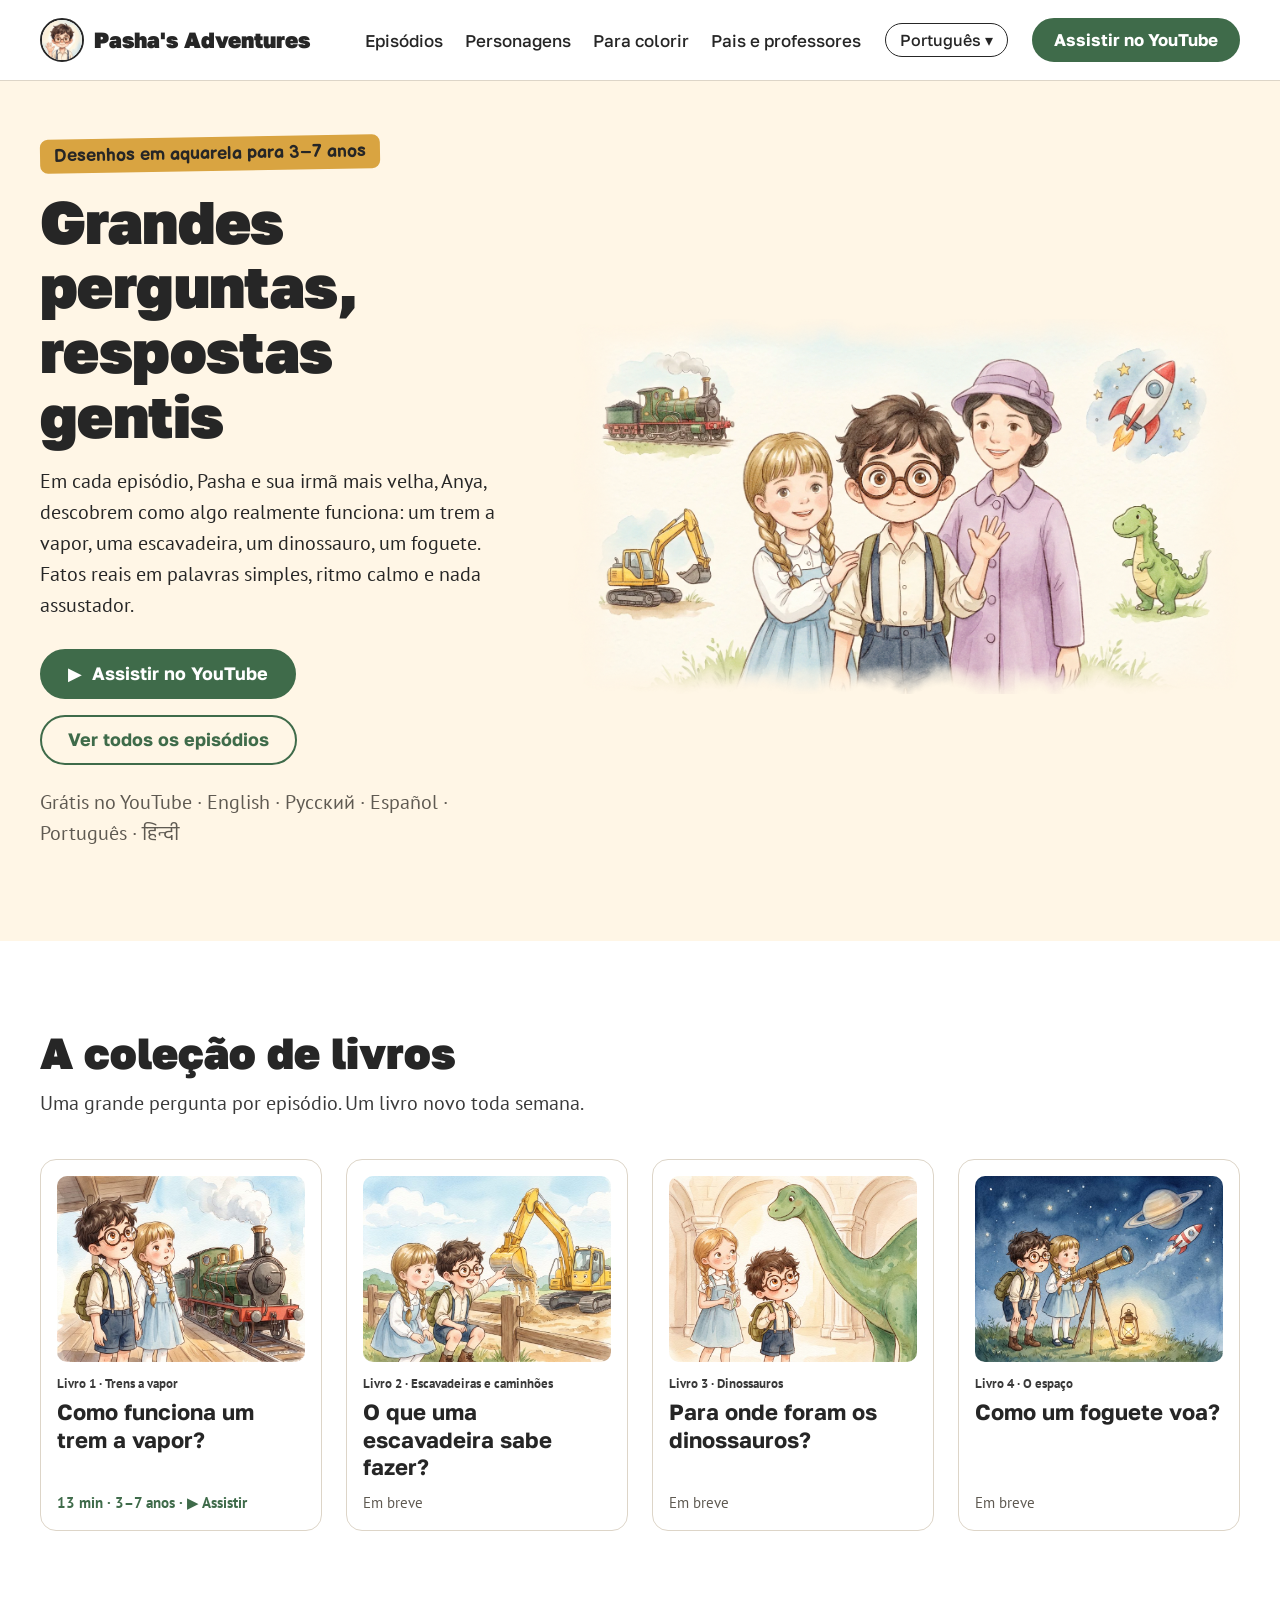
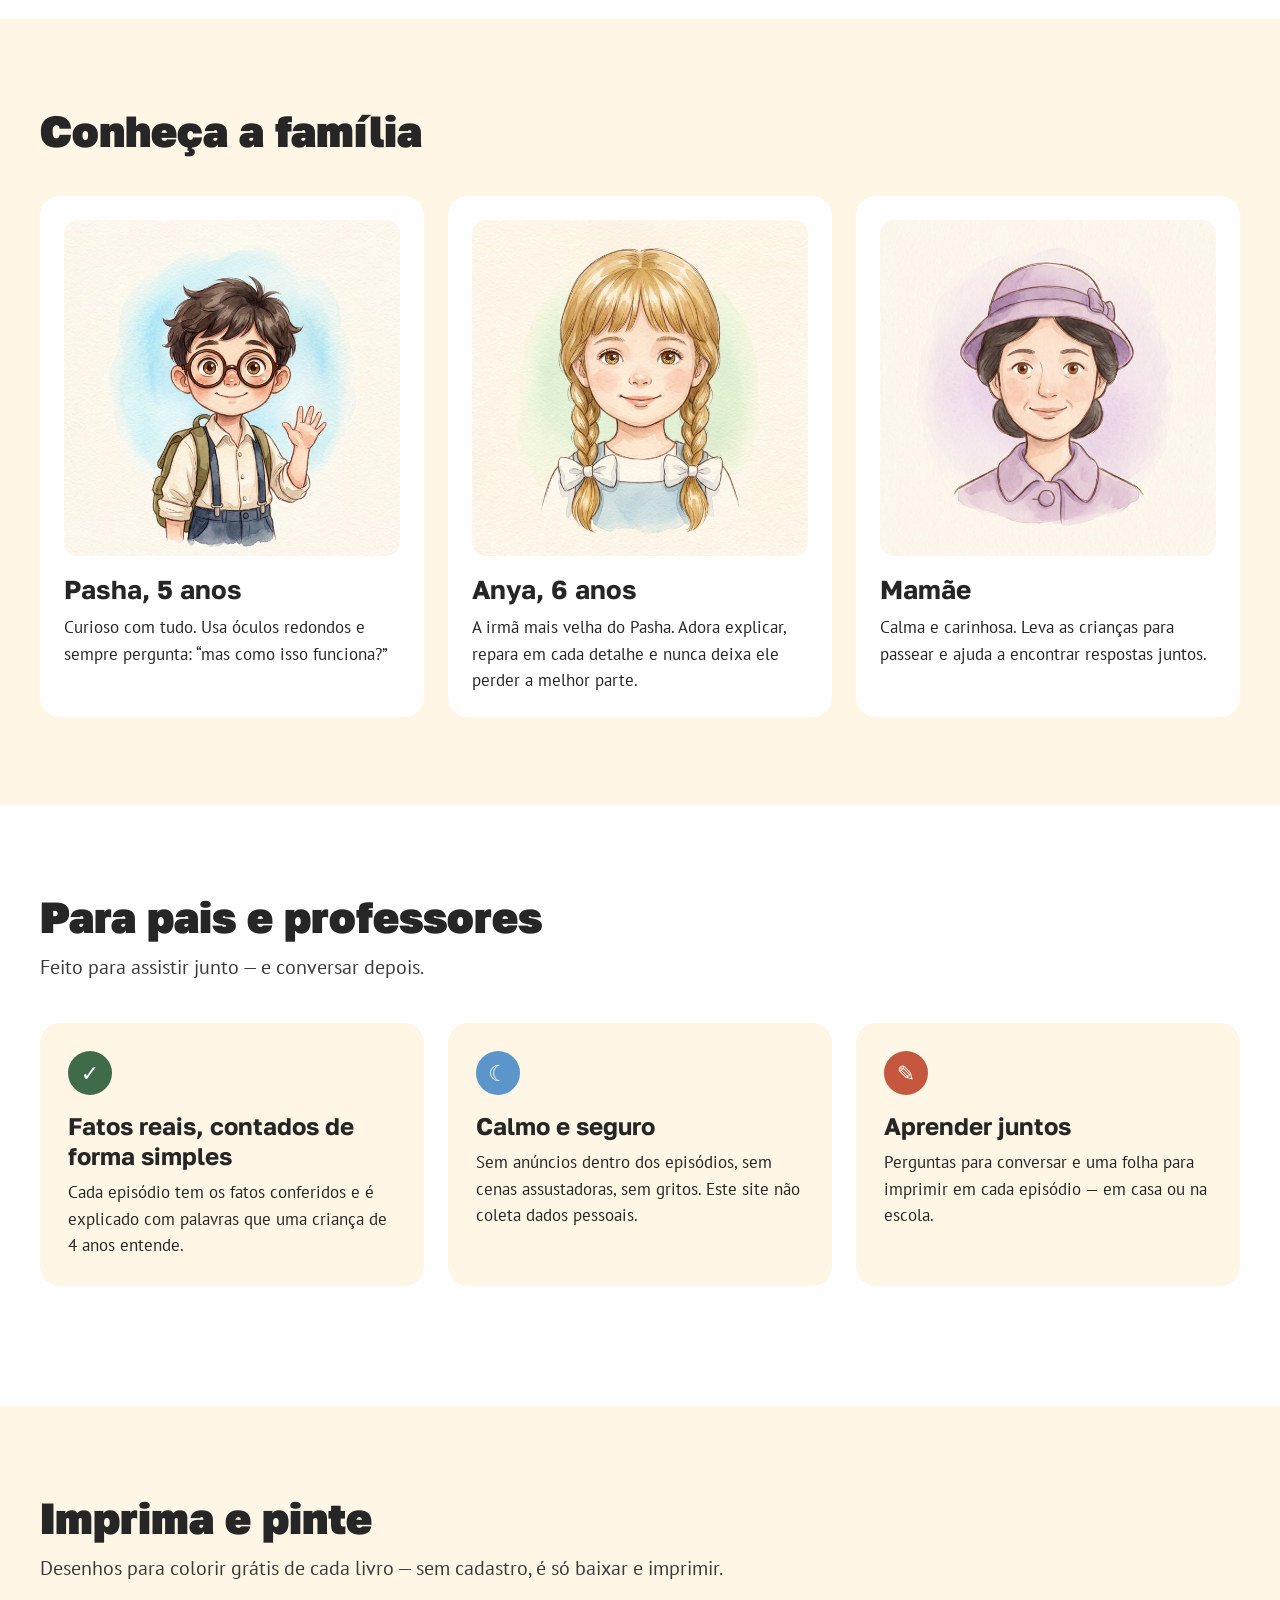
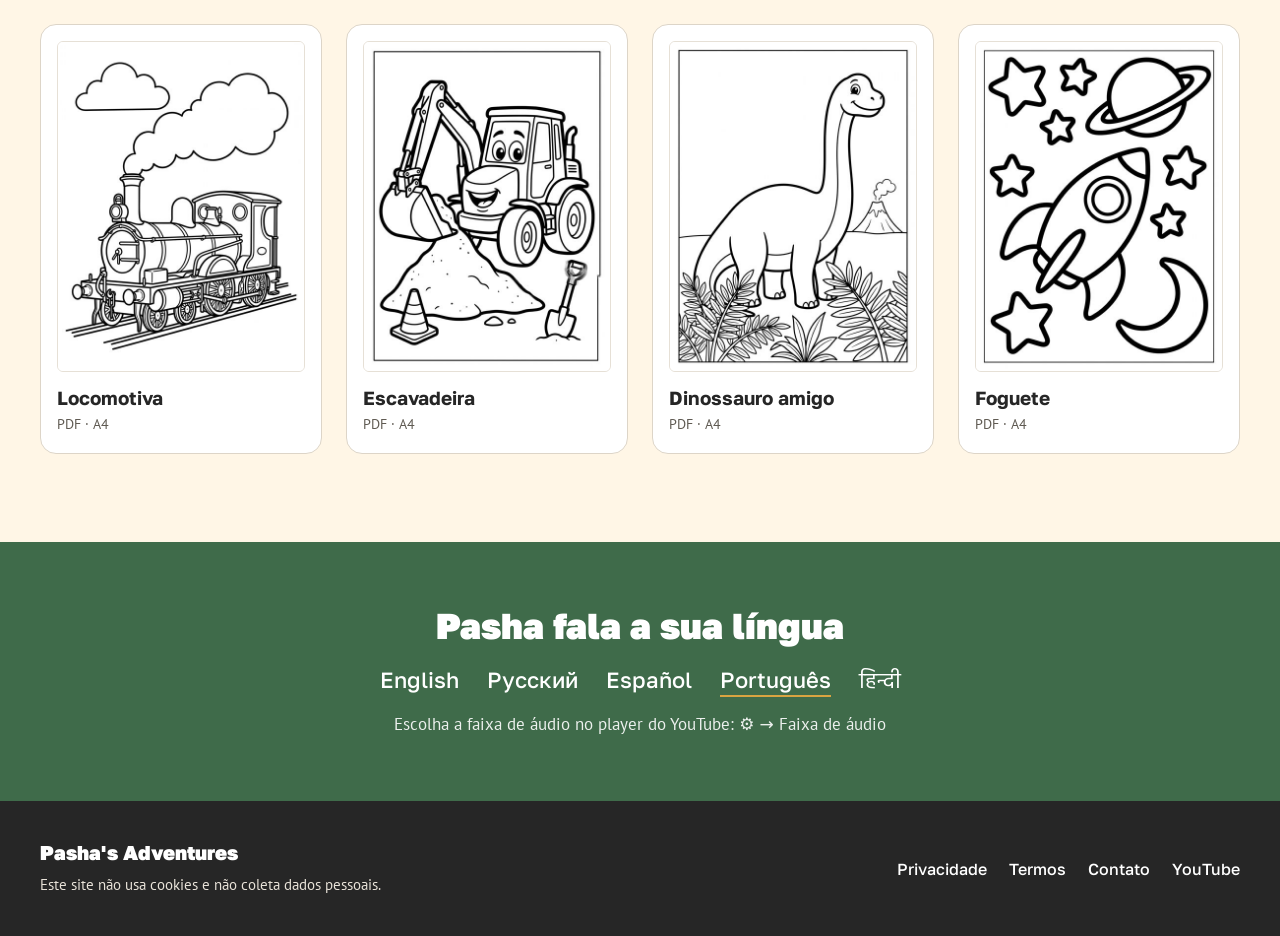
<file: pt/index.html>
<!DOCTYPE html>
<html lang="pt">
<head>
<meta charset="utf-8"><meta name="viewport" content="width=device-width,initial-scale=1">
<title>As aventuras de Pasha – desenhos em aquarela para crianças de 3 a 7 anos</title>
<meta name="description" content="Desenhos animados tranquilos em aquarela para crianças de 3 a 7 anos. Pasha e sua irmã Anya descobrem como as coisas funcionam: trens a vapor, escavadeiras, dinossauros, o espaço. Grátis no YouTube em 5 idiomas.">
<link rel="canonical" href="https://pashaadventures.ru/pt/"><link rel="alternate" hreflang="en" href="https://pashaadventures.ru/"><link rel="alternate" hreflang="ru" href="https://pashaadventures.ru/ru/"><link rel="alternate" hreflang="es" href="https://pashaadventures.ru/es/"><link rel="alternate" hreflang="pt" href="https://pashaadventures.ru/pt/"><link rel="alternate" hreflang="hi" href="https://pashaadventures.ru/hi/"><link rel="alternate" hreflang="x-default" href="https://pashaadventures.ru/">
<meta property="og:type" content="website"><meta property="og:title" content="As aventuras de Pasha – desenhos em aquarela para crianças de 3 a 7 anos">
<meta property="og:description" content="Desenhos animados tranquilos em aquarela para crianças de 3 a 7 anos. Pasha e sua irmã Anya descobrem como as coisas funcionam: trens a vapor, escavadeiras, dinossauros, o espaço. Grátis no YouTube em 5 idiomas."><meta property="og:image" content="https://pashaadventures.ru/img/og.jpg">
<meta property="og:url" content="https://pashaadventures.ru/pt/"><meta name="theme-color" content="#3f6b4a">
<link rel="icon" href="/favicon.png"><link rel="preload" href="/img/hero.webp" as="image">
<link rel="stylesheet" href="/style.css">
</head>
<body>
<header class="top"><div class="wrap">
<a class="brand" href="/pt/"><img src="/pasha.jpg" alt="" width="44" height="44">Pasha's Adventures</a>
<nav class="menu"><a href="/pt/#books">Episódios</a><a href="/pt/#family">Personagens</a><a href="/pt/#coloring">Para colorir</a><a href="/pt/#parents">Pais e professores</a></nav>
<details class="lang"><summary>Português ▾</summary><ul><li><a href="/" hreflang="en" lang="en">English</a></li><li><a href="/ru/" hreflang="ru" lang="ru">Русский</a></li><li><a href="/es/" hreflang="es" lang="es">Español</a></li><li><a href="/pt/" aria-current=page hreflang="pt" lang="pt">Português</a></li><li><a href="/hi/" hreflang="hi" lang="hi">हिन्दी</a></li></ul></details>
<a class="btn btn-main" href="https://www.youtube.com/@PashasAdventuresfilm">Assistir no YouTube</a>
</div></header>
<main>
<section class="hero"><div class="wrap">
<div><span class="sticker">Desenhos em aquarela para 3–7 anos</span><h1>Grandes perguntas, respostas gentis</h1><p>Em cada episódio, Pasha e sua irmã mais velha, Anya, descobrem como algo realmente funciona: um trem a vapor, uma escavadeira, um dinossauro, um foguete. Fatos reais em palavras simples, ritmo calmo e nada assustador.</p>
<div class="actions"><a class="btn btn-main" href="https://www.youtube.com/@PashasAdventuresfilm">▶&nbsp; Assistir no YouTube</a><a class="btn btn-alt" href="#books">Ver todos os episódios</a></div>
<p class="note">Grátis no YouTube · English · Русский · Español · Português · हिन्दी</p></div>
<div class="art"><img src="/img/hero.webp" alt="Pasha, Anya e a mamãe com um trem a vapor, uma escavadeira, um dinossauro e um foguete" width="1600" height="893" fetchpriority="high"></div>
</div></section>
<section id="books"><div class="wrap"><h2>A coleção de livros</h2><p class="lead">Uma grande pergunta por episódio. Um livro novo toda semana.</p>
<div class="shelf"><a class="book live" href="/pt/episodes/steam-train/"><img src="/img/book-train.jpg" alt="" width="800" height="600" loading="lazy"><small>Livro 1 · Trens a vapor</small><h3>Como funciona um trem a vapor?</h3><span>13 min · 3–7 anos · ▶ Assistir</span></a><div class="book"><img src="/img/book-digger.jpg" alt="" width="800" height="600" loading="lazy"><small>Livro 2 · Escavadeiras e caminhões</small><h3>O que uma escavadeira sabe fazer?</h3><span>Em breve</span></div><div class="book"><img src="/img/book-dino.jpg" alt="" width="800" height="600" loading="lazy"><small>Livro 3 · Dinossauros</small><h3>Para onde foram os dinossauros?</h3><span>Em breve</span></div><div class="book"><img src="/img/book-space.jpg" alt="" width="800" height="600" loading="lazy"><small>Livro 4 · O espaço</small><h3>Como um foguete voa?</h3><span>Em breve</span></div></div></div></section>
<section id="family" class="cream"><div class="wrap"><h2>Conheça a família</h2><div class="family"><article class="hero-card"><img src="/img/pasha.jpg" alt="" width="640" height="640" loading="lazy"><h3>Pasha, 5 anos</h3><p>Curioso com tudo. Usa óculos redondos e sempre pergunta: “mas como isso funciona?”</p></article><article class="hero-card"><img src="/img/anya.jpg" alt="" width="640" height="640" loading="lazy"><h3>Anya, 6 anos</h3><p>A irmã mais velha do Pasha. Adora explicar, repara em cada detalhe e nunca deixa ele perder a melhor parte.</p></article><article class="hero-card"><img src="/img/mama.jpg" alt="" width="640" height="640" loading="lazy"><h3>Mamãe</h3><p>Calma e carinhosa. Leva as crianças para passear e ajuda a encontrar respostas juntos.</p></article></div></div></section>
<section id="parents"><div class="wrap"><h2>Para pais e professores</h2><p class="lead">Feito para assistir junto — e conversar depois.</p><div class="promises"><article class="promise"><i style="background:var(--green)" aria-hidden="true">✓</i><h3>Fatos reais, contados de forma simples</h3><p>Cada episódio tem os fatos conferidos e é explicado com palavras que uma criança de 4 anos entende.</p></article><article class="promise"><i style="background:var(--sky)" aria-hidden="true">☾</i><h3>Calmo e seguro</h3><p>Sem anúncios dentro dos episódios, sem cenas assustadoras, sem gritos. Este site não coleta dados pessoais.</p></article><article class="promise"><i style="background:var(--brick)" aria-hidden="true">✎</i><h3>Aprender juntos</h3><p>Perguntas para conversar e uma folha para imprimir em cada episódio — em casa ou na escola.</p></article></div></div></section>
<section id="coloring" class="cream"><div class="wrap"><h2>Imprima e pinte</h2><p class="lead">Desenhos para colorir grátis de cada livro — sem cadastro, é só baixar e imprimir.</p><div class="sheets"><a class="sheet" href="/coloring/pasha-coloring-train.pdf" download><img src="/img/color-train.jpg" alt="" width="500" height="667" loading="lazy"><b>Locomotiva</b><span>PDF · A4</span></a><a class="sheet" href="/coloring/pasha-coloring-digger.pdf" download><img src="/img/color-digger.jpg" alt="" width="500" height="667" loading="lazy"><b>Escavadeira</b><span>PDF · A4</span></a><a class="sheet" href="/coloring/pasha-coloring-dino.pdf" download><img src="/img/color-dino.jpg" alt="" width="500" height="667" loading="lazy"><b>Dinossauro amigo</b><span>PDF · A4</span></a><a class="sheet" href="/coloring/pasha-coloring-space.pdf" download><img src="/img/color-space.jpg" alt="" width="500" height="667" loading="lazy"><b>Foguete</b><span>PDF · A4</span></a></div></div></section>
<section class="langs"><div class="wrap"><h2>Pasha fala a sua língua</h2><nav><a href="/" lang="en">English</a><a href="/ru/" lang="ru">Русский</a><a href="/es/" lang="es">Español</a><a href="/pt/" lang="pt" aria-current=page>Português</a><a href="/hi/" lang="hi">हिन्दी</a></nav><p>Escolha a faixa de áudio no player do YouTube: ⚙ → Faixa de áudio</p></div></section>
</main>
<footer class="foot"><div class="wrap">
<div><b>Pasha's Adventures</b><p>Este site não usa cookies e não coleta dados pessoais.</p></div>
<nav><a href="/privacy.html">Privacidade</a><a href="/terms.html">Termos</a><a href="mailto:artemgluhih637@gmail.com">Contato</a><a href="https://www.youtube.com/@PashasAdventuresfilm">YouTube</a></nav>
</div></footer>
</body>
</html>
</file>
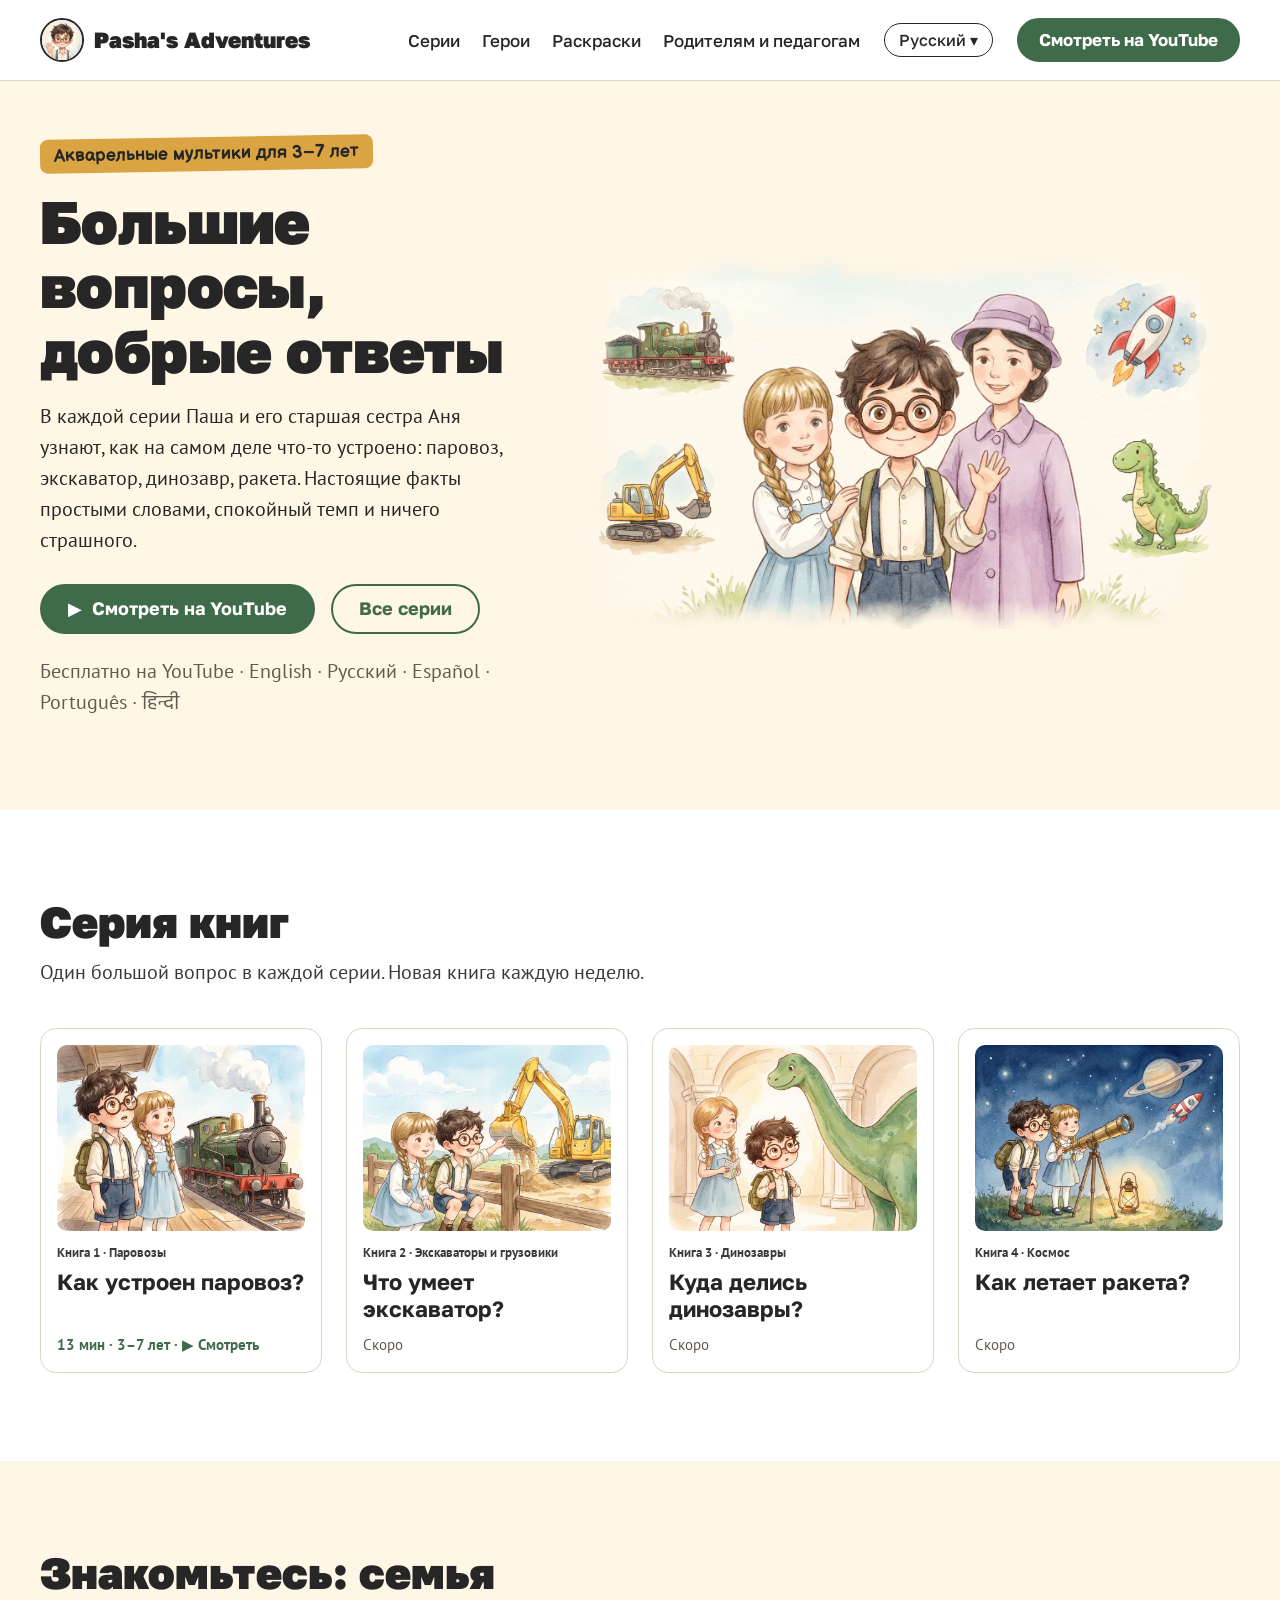
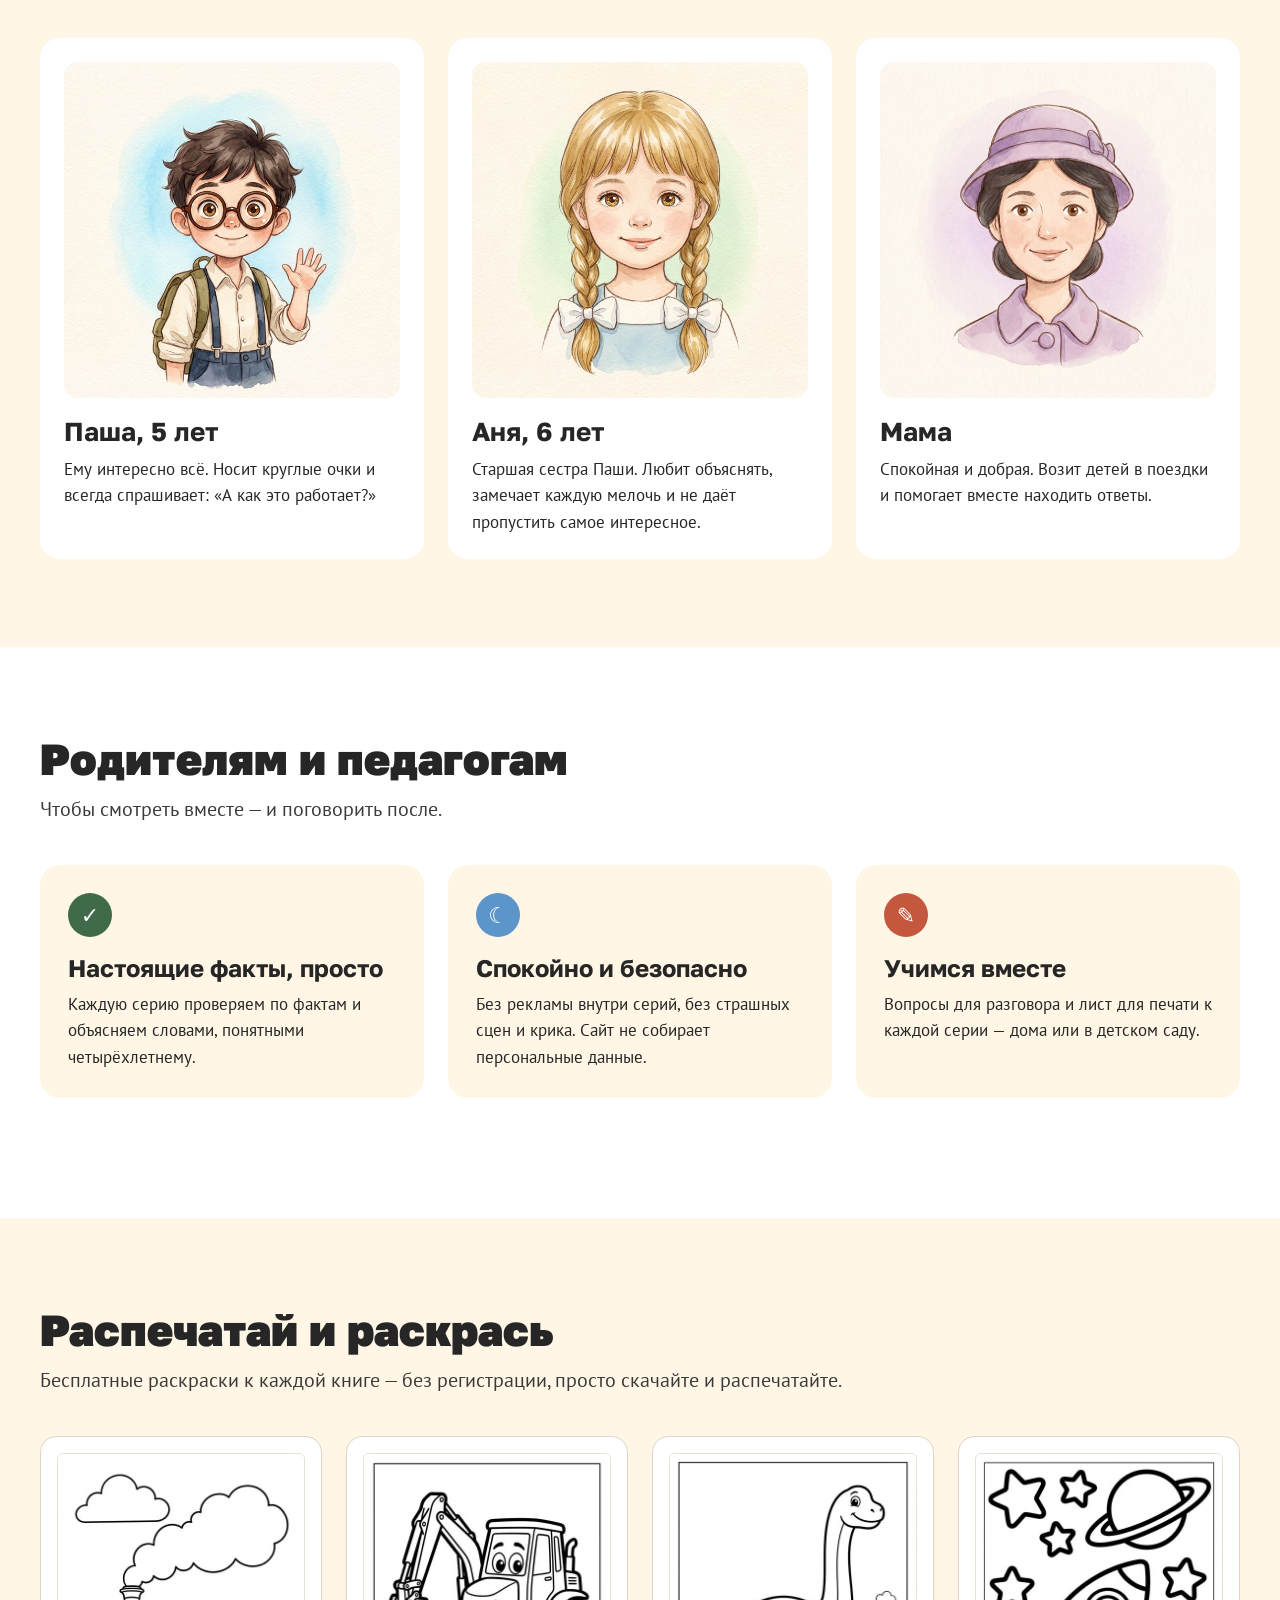
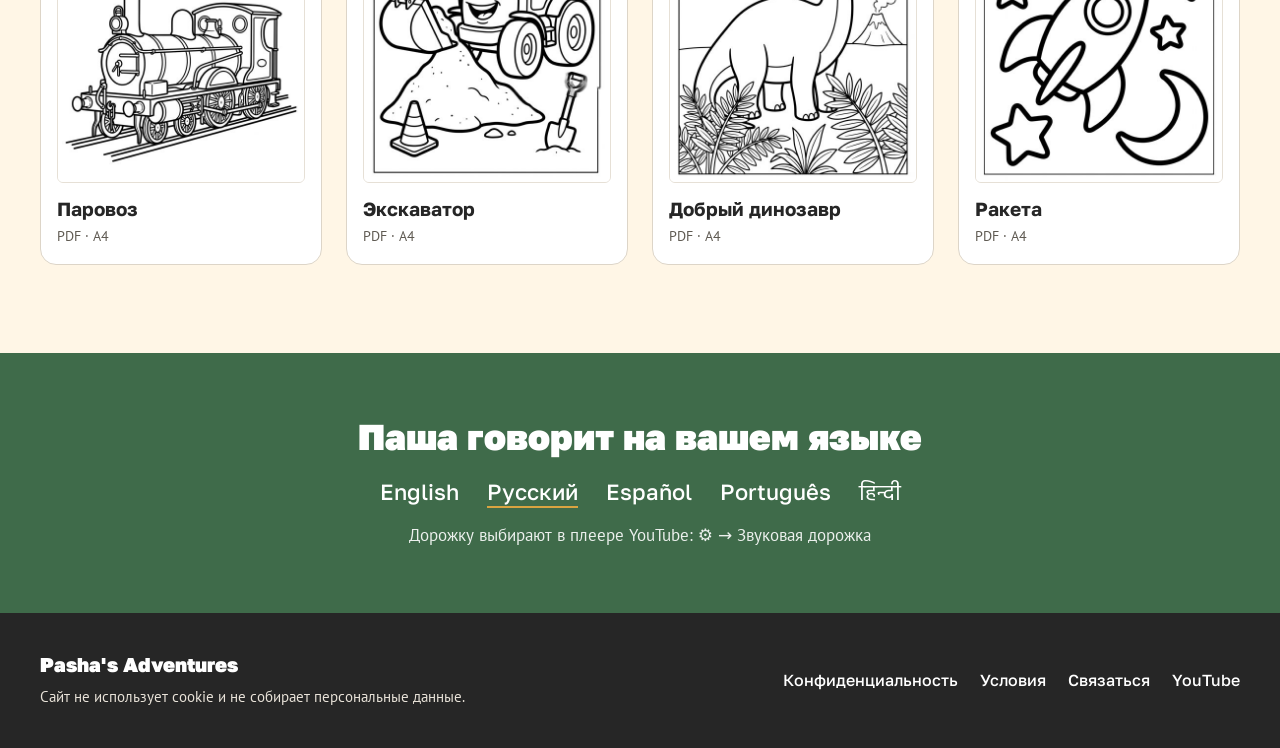
<file: ru/index.html>
<!DOCTYPE html>
<html lang="ru">
<head>
<meta charset="utf-8"><meta name="viewport" content="width=device-width,initial-scale=1">
<title>Приключения Паши — акварельные мультики для детей 3–7 лет</title>
<meta name="description" content="Добрые акварельные мультфильмы для детей 3–7 лет. Паша и его сестра Аня узнают, как всё устроено: паровозы, экскаваторы, динозавры, космос. Бесплатно на YouTube на 5 языках.">
<link rel="canonical" href="https://pashaadventures.ru/ru/"><link rel="alternate" hreflang="en" href="https://pashaadventures.ru/"><link rel="alternate" hreflang="ru" href="https://pashaadventures.ru/ru/"><link rel="alternate" hreflang="es" href="https://pashaadventures.ru/es/"><link rel="alternate" hreflang="pt" href="https://pashaadventures.ru/pt/"><link rel="alternate" hreflang="hi" href="https://pashaadventures.ru/hi/"><link rel="alternate" hreflang="x-default" href="https://pashaadventures.ru/">
<meta property="og:type" content="website"><meta property="og:title" content="Приключения Паши — акварельные мультики для детей 3–7 лет">
<meta property="og:description" content="Добрые акварельные мультфильмы для детей 3–7 лет. Паша и его сестра Аня узнают, как всё устроено: паровозы, экскаваторы, динозавры, космос. Бесплатно на YouTube на 5 языках."><meta property="og:image" content="https://pashaadventures.ru/img/og.jpg">
<meta property="og:url" content="https://pashaadventures.ru/ru/"><meta name="theme-color" content="#3f6b4a">
<link rel="icon" href="/favicon.png"><link rel="preload" href="/img/hero.webp" as="image">
<link rel="stylesheet" href="/style.css">
</head>
<body>
<header class="top"><div class="wrap">
<a class="brand" href="/ru/"><img src="/pasha.jpg" alt="" width="44" height="44">Pasha's Adventures</a>
<nav class="menu"><a href="/ru/#books">Серии</a><a href="/ru/#family">Герои</a><a href="/ru/#coloring">Раскраски</a><a href="/ru/#parents">Родителям и педагогам</a></nav>
<details class="lang"><summary>Русский ▾</summary><ul><li><a href="/" hreflang="en" lang="en">English</a></li><li><a href="/ru/" aria-current=page hreflang="ru" lang="ru">Русский</a></li><li><a href="/es/" hreflang="es" lang="es">Español</a></li><li><a href="/pt/" hreflang="pt" lang="pt">Português</a></li><li><a href="/hi/" hreflang="hi" lang="hi">हिन्दी</a></li></ul></details>
<a class="btn btn-main" href="https://www.youtube.com/@PashasAdventuresfilm">Смотреть на YouTube</a>
</div></header>
<main>
<section class="hero"><div class="wrap">
<div><span class="sticker">Акварельные мультики для 3–7 лет</span><h1>Большие вопросы, добрые ответы</h1><p>В каждой серии Паша и его старшая сестра Аня узнают, как на самом деле что-то устроено: паровоз, экскаватор, динозавр, ракета. Настоящие факты простыми словами, спокойный темп и ничего страшного.</p>
<div class="actions"><a class="btn btn-main" href="https://www.youtube.com/@PashasAdventuresfilm">▶&nbsp; Смотреть на YouTube</a><a class="btn btn-alt" href="#books">Все серии</a></div>
<p class="note">Бесплатно на YouTube · English · Русский · Español · Português · हिन्दी</p></div>
<div class="art"><img src="/img/hero.webp" alt="Паша, Аня и мама с паровозом, экскаватором, динозавром и ракетой" width="1600" height="893" fetchpriority="high"></div>
</div></section>
<section id="books"><div class="wrap"><h2>Серия книг</h2><p class="lead">Один большой вопрос в каждой серии. Новая книга каждую неделю.</p>
<div class="shelf"><a class="book live" href="/ru/episodes/steam-train/"><img src="/img/book-train.jpg" alt="" width="800" height="600" loading="lazy"><small>Книга 1 · Паровозы</small><h3>Как устроен паровоз?</h3><span>13 мин · 3–7 лет · ▶ Смотреть</span></a><div class="book"><img src="/img/book-digger.jpg" alt="" width="800" height="600" loading="lazy"><small>Книга 2 · Экскаваторы и грузовики</small><h3>Что умеет экскаватор?</h3><span>Скоро</span></div><div class="book"><img src="/img/book-dino.jpg" alt="" width="800" height="600" loading="lazy"><small>Книга 3 · Динозавры</small><h3>Куда делись динозавры?</h3><span>Скоро</span></div><div class="book"><img src="/img/book-space.jpg" alt="" width="800" height="600" loading="lazy"><small>Книга 4 · Космос</small><h3>Как летает ракета?</h3><span>Скоро</span></div></div></div></section>
<section id="family" class="cream"><div class="wrap"><h2>Знакомьтесь: семья</h2><div class="family"><article class="hero-card"><img src="/img/pasha.jpg" alt="" width="640" height="640" loading="lazy"><h3>Паша, 5 лет</h3><p>Ему интересно всё. Носит круглые очки и всегда спрашивает: «А как это работает?»</p></article><article class="hero-card"><img src="/img/anya.jpg" alt="" width="640" height="640" loading="lazy"><h3>Аня, 6 лет</h3><p>Старшая сестра Паши. Любит объяснять, замечает каждую мелочь и не даёт пропустить самое интересное.</p></article><article class="hero-card"><img src="/img/mama.jpg" alt="" width="640" height="640" loading="lazy"><h3>Мама</h3><p>Спокойная и добрая. Возит детей в поездки и помогает вместе находить ответы.</p></article></div></div></section>
<section id="parents"><div class="wrap"><h2>Родителям и педагогам</h2><p class="lead">Чтобы смотреть вместе — и поговорить после.</p><div class="promises"><article class="promise"><i style="background:var(--green)" aria-hidden="true">✓</i><h3>Настоящие факты, просто</h3><p>Каждую серию проверяем по фактам и объясняем словами, понятными четырёхлетнему.</p></article><article class="promise"><i style="background:var(--sky)" aria-hidden="true">☾</i><h3>Спокойно и безопасно</h3><p>Без рекламы внутри серий, без страшных сцен и крика. Сайт не собирает персональные данные.</p></article><article class="promise"><i style="background:var(--brick)" aria-hidden="true">✎</i><h3>Учимся вместе</h3><p>Вопросы для разговора и лист для печати к каждой серии — дома или в детском саду.</p></article></div></div></section>
<section id="coloring" class="cream"><div class="wrap"><h2>Распечатай и раскрась</h2><p class="lead">Бесплатные раскраски к каждой книге — без регистрации, просто скачайте и распечатайте.</p><div class="sheets"><a class="sheet" href="/coloring/pasha-coloring-train.pdf" download><img src="/img/color-train.jpg" alt="" width="500" height="667" loading="lazy"><b>Паровоз</b><span>PDF · A4</span></a><a class="sheet" href="/coloring/pasha-coloring-digger.pdf" download><img src="/img/color-digger.jpg" alt="" width="500" height="667" loading="lazy"><b>Экскаватор</b><span>PDF · A4</span></a><a class="sheet" href="/coloring/pasha-coloring-dino.pdf" download><img src="/img/color-dino.jpg" alt="" width="500" height="667" loading="lazy"><b>Добрый динозавр</b><span>PDF · A4</span></a><a class="sheet" href="/coloring/pasha-coloring-space.pdf" download><img src="/img/color-space.jpg" alt="" width="500" height="667" loading="lazy"><b>Ракета</b><span>PDF · A4</span></a></div></div></section>
<section class="langs"><div class="wrap"><h2>Паша говорит на вашем языке</h2><nav><a href="/" lang="en">English</a><a href="/ru/" lang="ru" aria-current=page>Русский</a><a href="/es/" lang="es">Español</a><a href="/pt/" lang="pt">Português</a><a href="/hi/" lang="hi">हिन्दी</a></nav><p>Дорожку выбирают в плеере YouTube: ⚙ → Звуковая дорожка</p></div></section>
</main>
<footer class="foot"><div class="wrap">
<div><b>Pasha's Adventures</b><p>Сайт не использует cookie и не собирает персональные данные.</p></div>
<nav><a href="/privacy.html">Конфиденциальность</a><a href="/terms.html">Условия</a><a href="mailto:artemgluhih637@gmail.com">Связаться</a><a href="https://www.youtube.com/@PashasAdventuresfilm">YouTube</a></nav>
</div></footer>
</body>
</html>
</file>
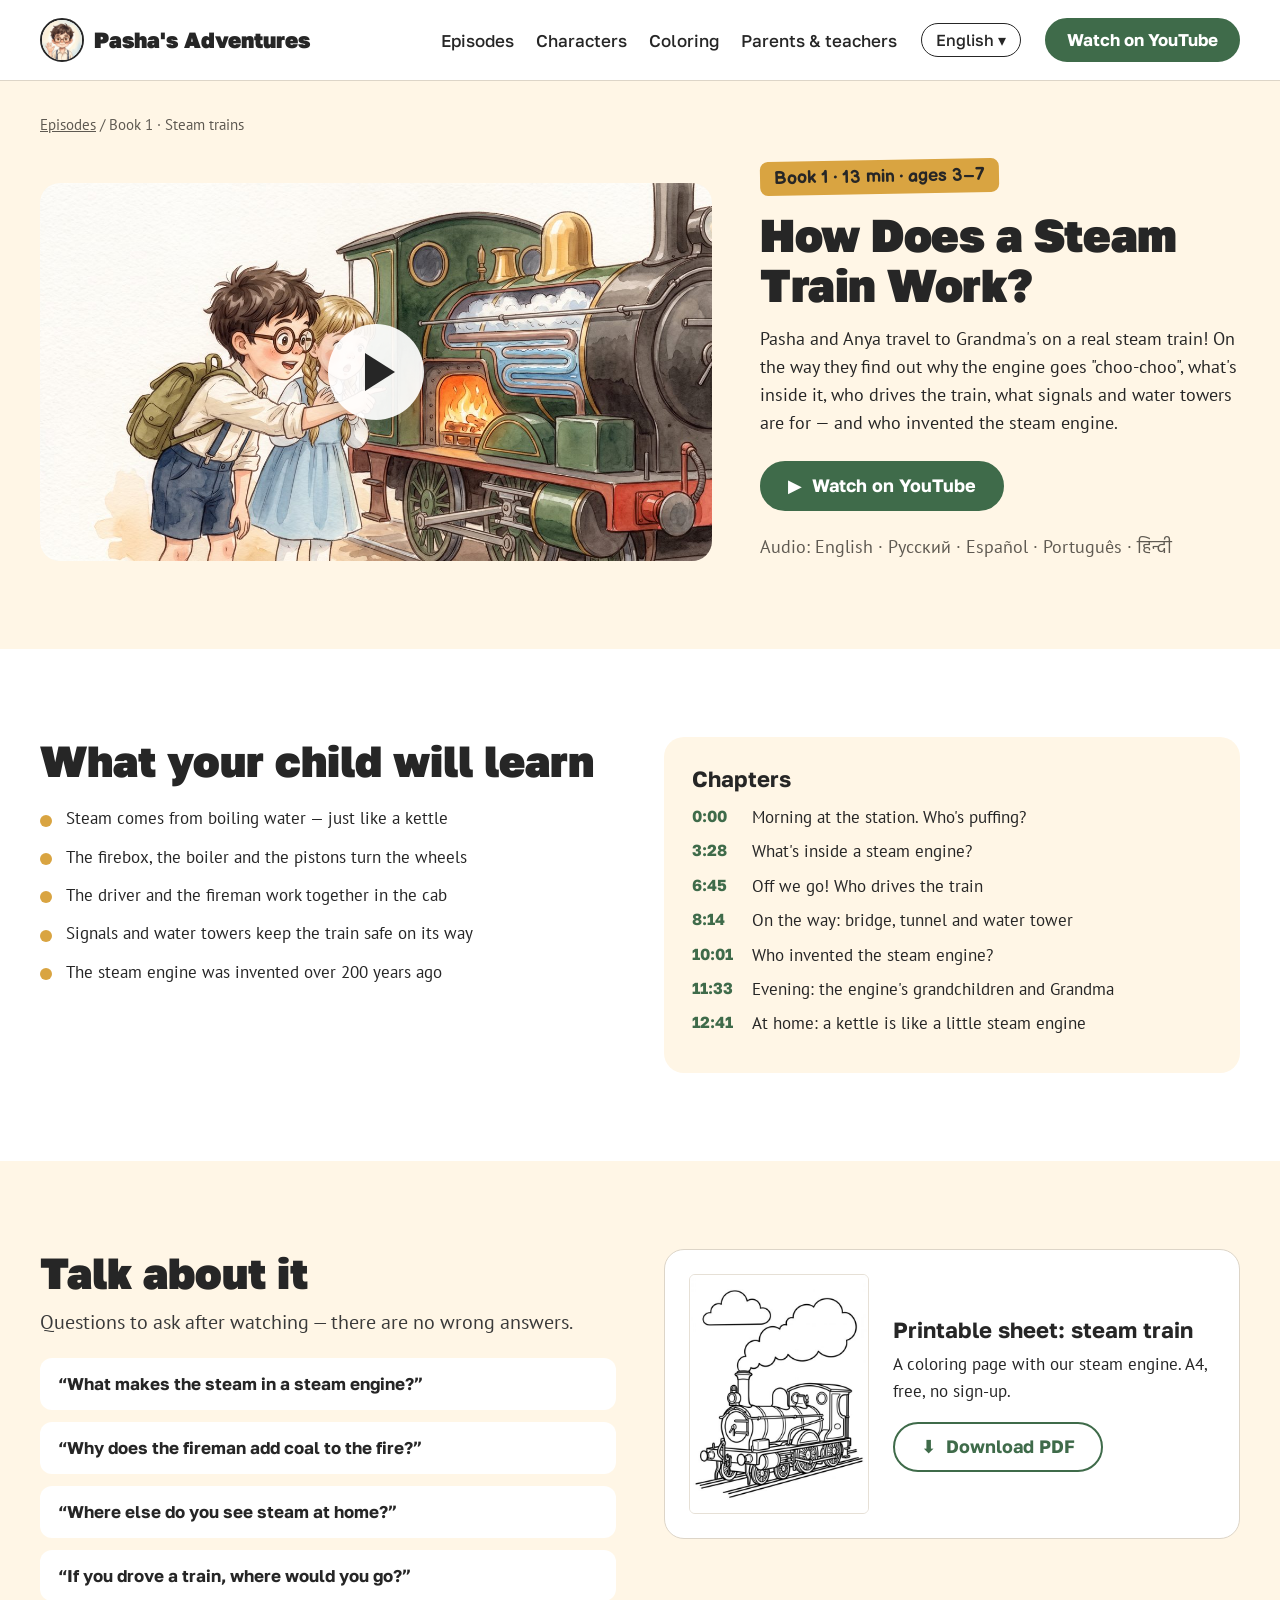
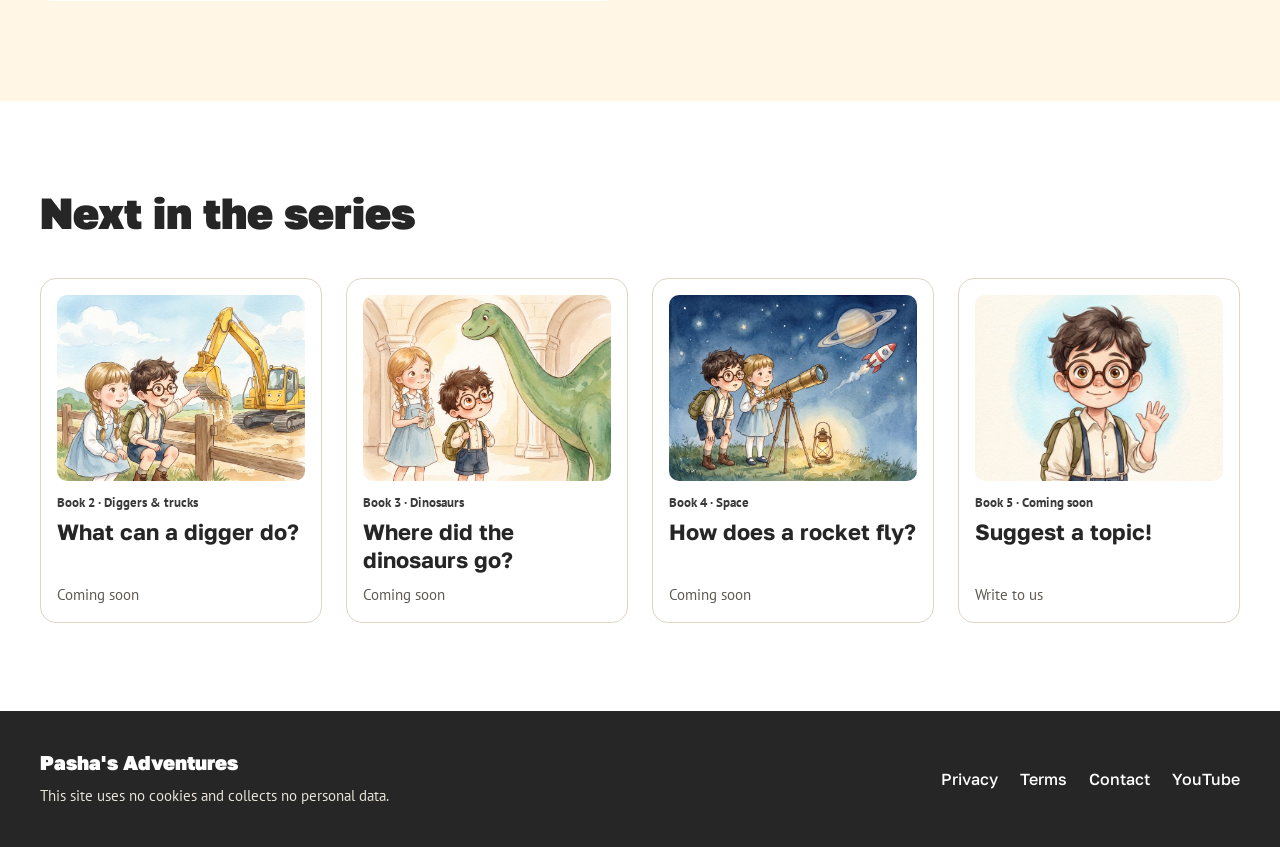
<file: episodes/steam-train/index.html>
<!DOCTYPE html>
<html lang="en">
<head>
<meta charset="utf-8"><meta name="viewport" content="width=device-width,initial-scale=1">
<title>How Does a Steam Train Work? – Pasha&#x27;s Adventures</title>
<meta name="description" content="Pasha and Anya travel to Grandma&#x27;s on a real steam train! On the way they find out why the engine goes &quot;choo-choo&quot;, what&#x27;s inside it, who drives the train, what signals and water towers are for — and who invented the steam engine.">
<link rel="canonical" href="https://pashaadventures.ru/episodes/steam-train/">
<meta property="og:type" content="website"><meta property="og:title" content="How Does a Steam Train Work? – Pasha&#x27;s Adventures">
<meta property="og:description" content="Pasha and Anya travel to Grandma&#x27;s on a real steam train! On the way they find out why the engine goes &quot;choo-choo&quot;, what&#x27;s inside it, who drives the train, what signals and water towers are for — and who invented the steam engine."><meta property="og:image" content="https://pashaadventures.ru/img/og.jpg">
<meta property="og:url" content="https://pashaadventures.ru/episodes/steam-train/"><meta name="theme-color" content="#3f6b4a">
<link rel="icon" href="/favicon.png"><link rel="preload" href="/img/hero.webp" as="image">
<link rel="alternate" hreflang="en" href="https://pashaadventures.ru/episodes/steam-train/"><link rel="alternate" hreflang="ru" href="https://pashaadventures.ru/ru/episodes/steam-train/"><link rel="alternate" hreflang="es" href="https://pashaadventures.ru/es/episodes/steam-train/"><link rel="alternate" hreflang="pt" href="https://pashaadventures.ru/pt/episodes/steam-train/"><link rel="alternate" hreflang="hi" href="https://pashaadventures.ru/hi/episodes/steam-train/"><link rel="stylesheet" href="/style.css">
</head>
<body>
<header class="top"><div class="wrap">
<a class="brand" href="/"><img src="/pasha.jpg" alt="" width="44" height="44">Pasha's Adventures</a>
<nav class="menu"><a href="/#books">Episodes</a><a href="/#family">Characters</a><a href="/#coloring">Coloring</a><a href="/#parents">Parents &amp; teachers</a></nav>
<details class="lang"><summary>English ▾</summary><ul><li><a href="/episodes/steam-train/" aria-current=page hreflang="en" lang="en">English</a></li><li><a href="/ru/episodes/steam-train/" hreflang="ru" lang="ru">Русский</a></li><li><a href="/es/episodes/steam-train/" hreflang="es" lang="es">Español</a></li><li><a href="/pt/episodes/steam-train/" hreflang="pt" lang="pt">Português</a></li><li><a href="/hi/episodes/steam-train/" hreflang="hi" lang="hi">हिन्दी</a></li></ul></details>
<a class="btn btn-main" href="https://www.youtube.com/@PashasAdventuresfilm">Watch on YouTube</a>
</div></header>
<main>
<section class="ep-top"><div class="wrap">
<nav class="crumbs"><a href="/#books">Episodes</a> / Book 1 · Steam trains</nav>
<div class="ep-head">
<a class="player" href="https://youtu.be/iOA_cKKpGss" aria-label="Play the episode on YouTube"><img src="/img/ep1.jpg" alt="" width="1280" height="714" fetchpriority="high"><b></b></a>
<div><span class="sticker">Book 1 · 13 min · ages 3–7</span><h1>How Does a Steam Train Work?</h1><p>Pasha and Anya travel to Grandma&#x27;s on a real steam train! On the way they find out why the engine goes &quot;choo-choo&quot;, what&#x27;s inside it, who drives the train, what signals and water towers are for — and who invented the steam engine.</p>
<a class="btn btn-main" href="https://youtu.be/iOA_cKKpGss">▶&nbsp; Watch on YouTube</a>
<p class="note">Audio: English · Русский · Español · Português · हिन्दी</p></div>
</div></div></section>
<section><div class="wrap two">
<div><h2>What your child will learn</h2><ul class="learn"><li>Steam comes from boiling water — just like a kettle</li><li>The firebox, the boiler and the pistons turn the wheels</li><li>The driver and the fireman work together in the cab</li><li>Signals and water towers keep the train safe on its way</li><li>The steam engine was invented over 200 years ago</li></ul></div>
<div class="chapters"><h3>Chapters</h3><ol><li><a href="https://youtu.be/iOA_cKKpGss?t=0">0:00</a><span>Morning at the station. Who&#x27;s puffing?</span></li><li><a href="https://youtu.be/iOA_cKKpGss?t=208">3:28</a><span>What&#x27;s inside a steam engine?</span></li><li><a href="https://youtu.be/iOA_cKKpGss?t=405">6:45</a><span>Off we go! Who drives the train</span></li><li><a href="https://youtu.be/iOA_cKKpGss?t=494">8:14</a><span>On the way: bridge, tunnel and water tower</span></li><li><a href="https://youtu.be/iOA_cKKpGss?t=601">10:01</a><span>Who invented the steam engine?</span></li><li><a href="https://youtu.be/iOA_cKKpGss?t=693">11:33</a><span>Evening: the engine&#x27;s grandchildren and Grandma</span></li><li><a href="https://youtu.be/iOA_cKKpGss?t=761">12:41</a><span>At home: a kettle is like a little steam engine</span></li></ol></div>
</div></section>
<section class="cream"><div class="wrap two">
<div><h2>Talk about it</h2><p class="lead">Questions to ask after watching — there are no wrong answers.</p><ul class="questions"><li>“What makes the steam in a steam engine?”</li><li>“Why does the fireman add coal to the fire?”</li><li>“Where else do you see steam at home?”</li><li>“If you drove a train, where would you go?”</li></ul></div>
<div class="print"><img src="/img/color-train.jpg" alt="" width="500" height="667" loading="lazy"><div><h3>Printable sheet: steam train</h3><p>A coloring page with our steam engine. A4, free, no sign-up.</p>
<a class="btn btn-alt" href="/coloring/pasha-coloring-train.pdf" download>⬇&nbsp; Download PDF</a></div></div>
</div></section>
<section><div class="wrap"><h2>Next in the series</h2><div class="shelf"><div class="book"><img src="/img/book-digger.jpg" alt="" width="800" height="600" loading="lazy"><small>Book 2 · Diggers &amp; trucks</small><h3>What can a digger do?</h3><span>Coming soon</span></div><div class="book"><img src="/img/book-dino.jpg" alt="" width="800" height="600" loading="lazy"><small>Book 3 · Dinosaurs</small><h3>Where did the dinosaurs go?</h3><span>Coming soon</span></div><div class="book"><img src="/img/book-space.jpg" alt="" width="800" height="600" loading="lazy"><small>Book 4 · Space</small><h3>How does a rocket fly?</h3><span>Coming soon</span></div><a class="book" href="mailto:artemgluhih637@gmail.com"><img src="/img/pasha.jpg" alt="" width="640" height="640" loading="lazy" style="aspect-ratio:4/3"><small>Book 5 · Coming soon</small><h3>Suggest a topic!</h3><span>Write to us</span></a></div></div></section>
</main>
<footer class="foot"><div class="wrap">
<div><b>Pasha's Adventures</b><p>This site uses no cookies and collects no personal data.</p></div>
<nav><a href="/privacy.html">Privacy</a><a href="/terms.html">Terms</a><a href="mailto:artemgluhih637@gmail.com">Contact</a><a href="https://www.youtube.com/@PashasAdventuresfilm">YouTube</a></nav>
</div></footer>
</body>
</html>
</file>
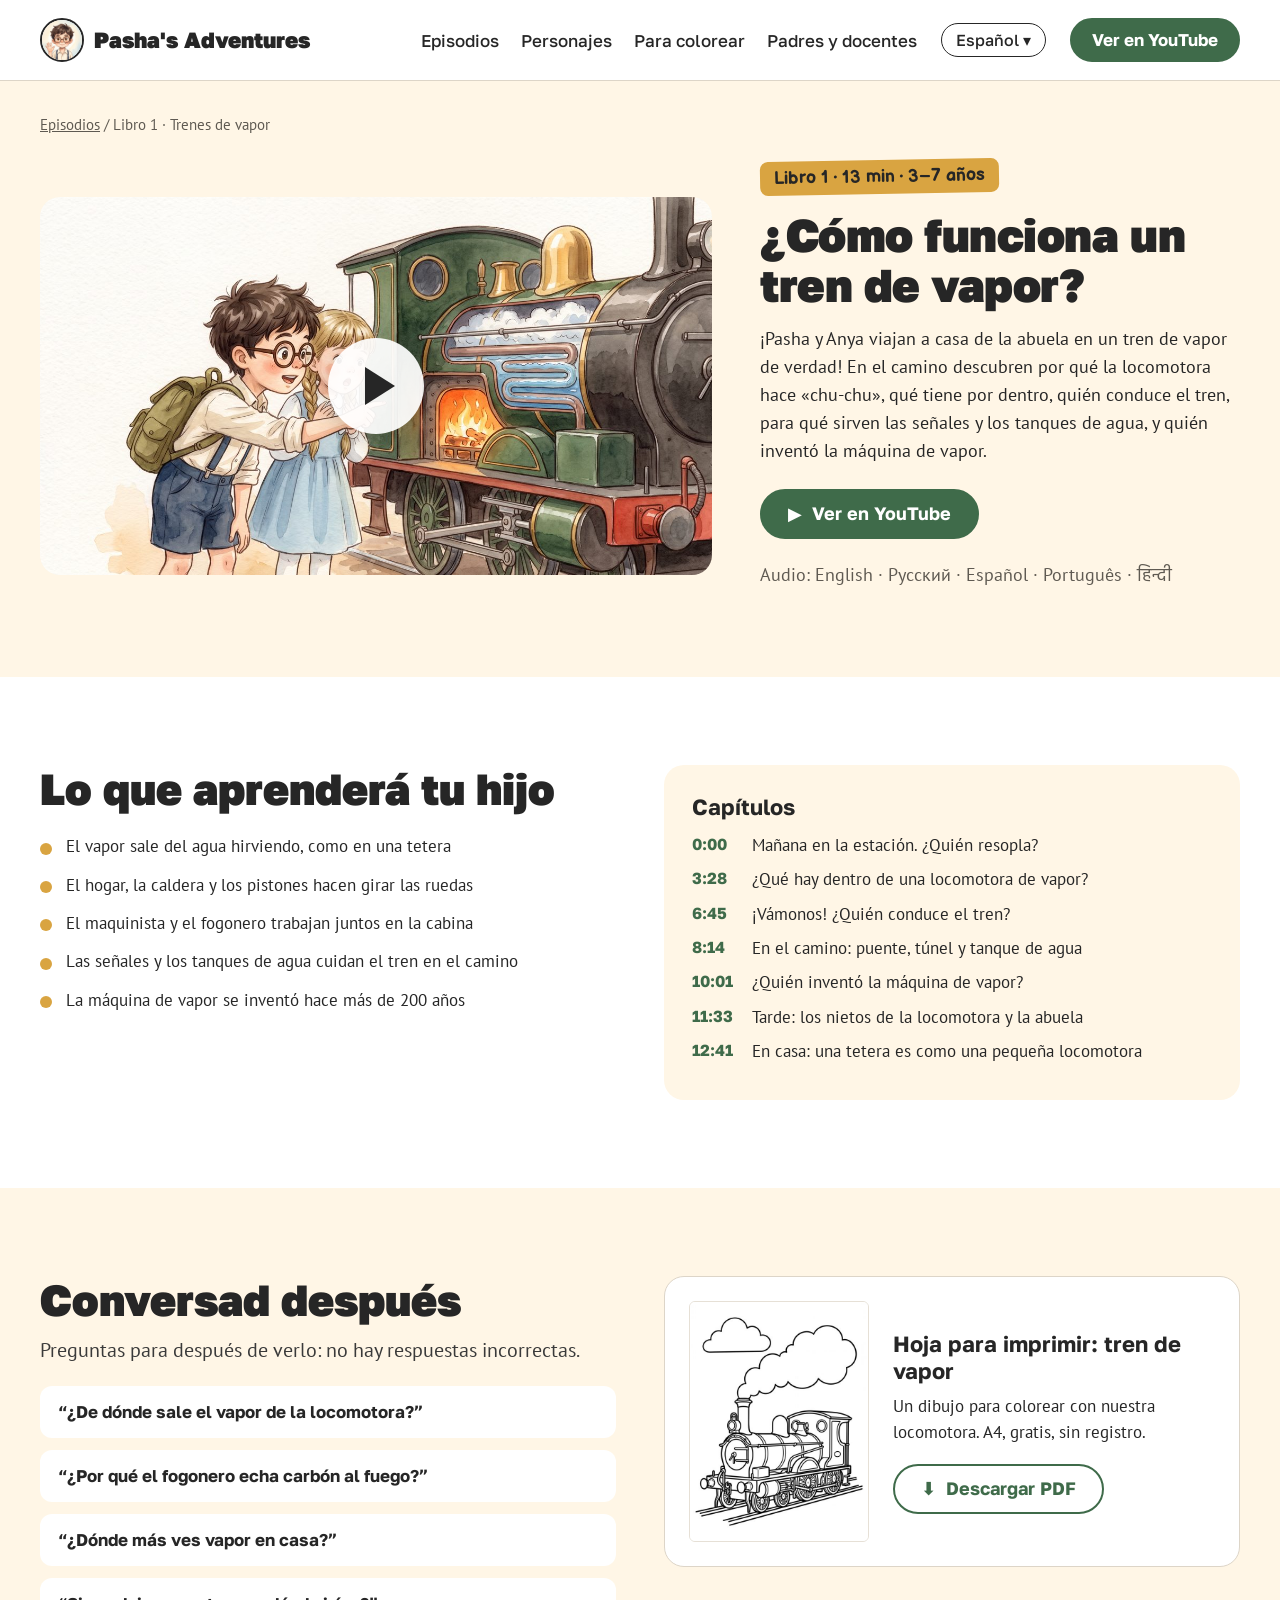
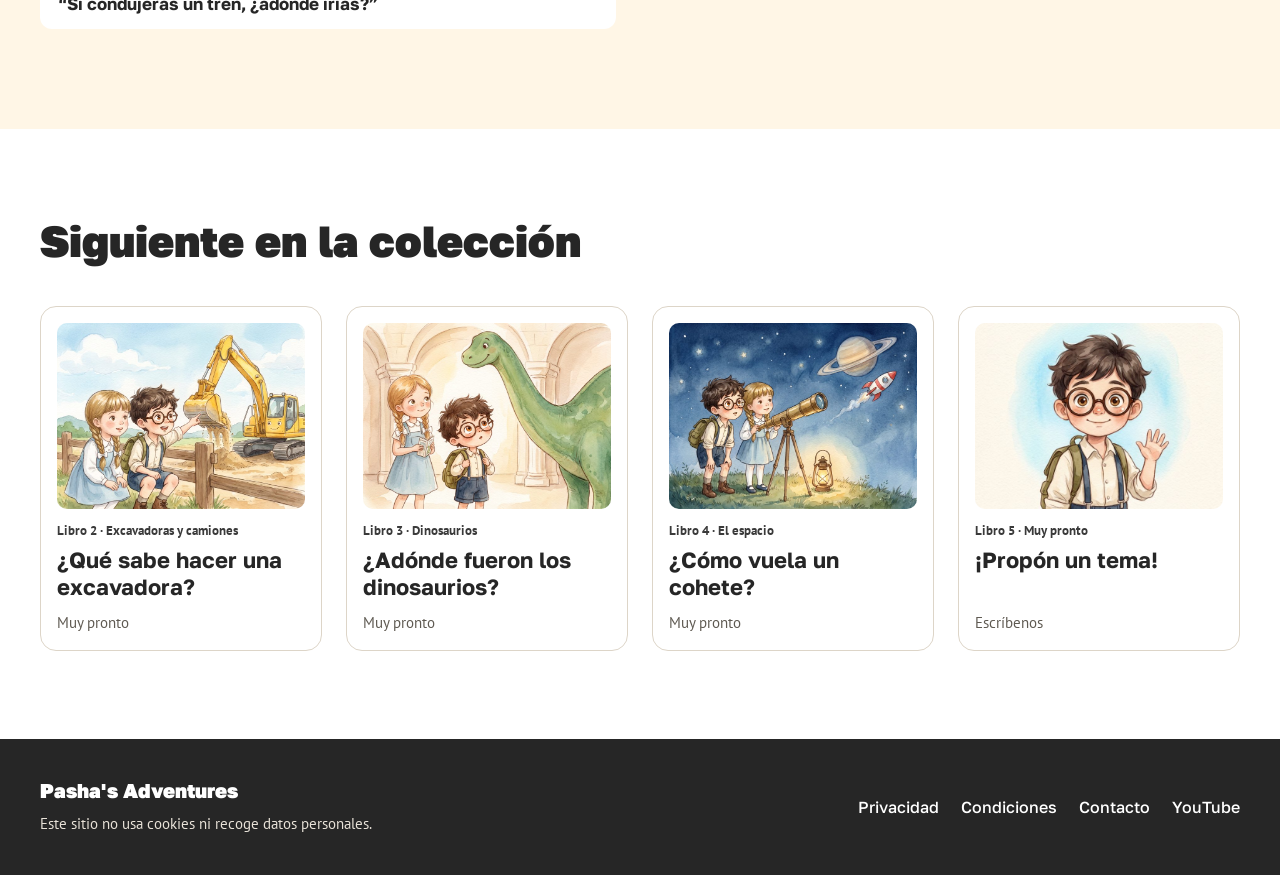
<file: es/episodes/steam-train/index.html>
<!DOCTYPE html>
<html lang="es">
<head>
<meta charset="utf-8"><meta name="viewport" content="width=device-width,initial-scale=1">
<title>¿Cómo funciona un tren de vapor? – Pasha&#x27;s Adventures</title>
<meta name="description" content="¡Pasha y Anya viajan a casa de la abuela en un tren de vapor de verdad! En el camino descubren por qué la locomotora hace «chu-chu», qué tiene por dentro, quién conduce el tren, para qué sirven las señales y los tanques de agua, y quién inventó la máquina de vapor.">
<link rel="canonical" href="https://pashaadventures.ru/es/episodes/steam-train/">
<meta property="og:type" content="website"><meta property="og:title" content="¿Cómo funciona un tren de vapor? – Pasha&#x27;s Adventures">
<meta property="og:description" content="¡Pasha y Anya viajan a casa de la abuela en un tren de vapor de verdad! En el camino descubren por qué la locomotora hace «chu-chu», qué tiene por dentro, quién conduce el tren, para qué sirven las señales y los tanques de agua, y quién inventó la máquina de vapor."><meta property="og:image" content="https://pashaadventures.ru/img/og.jpg">
<meta property="og:url" content="https://pashaadventures.ru/es/episodes/steam-train/"><meta name="theme-color" content="#3f6b4a">
<link rel="icon" href="/favicon.png"><link rel="preload" href="/img/hero.webp" as="image">
<link rel="alternate" hreflang="en" href="https://pashaadventures.ru/episodes/steam-train/"><link rel="alternate" hreflang="ru" href="https://pashaadventures.ru/ru/episodes/steam-train/"><link rel="alternate" hreflang="es" href="https://pashaadventures.ru/es/episodes/steam-train/"><link rel="alternate" hreflang="pt" href="https://pashaadventures.ru/pt/episodes/steam-train/"><link rel="alternate" hreflang="hi" href="https://pashaadventures.ru/hi/episodes/steam-train/"><link rel="stylesheet" href="/style.css">
</head>
<body>
<header class="top"><div class="wrap">
<a class="brand" href="/es/"><img src="/pasha.jpg" alt="" width="44" height="44">Pasha's Adventures</a>
<nav class="menu"><a href="/es/#books">Episodios</a><a href="/es/#family">Personajes</a><a href="/es/#coloring">Para colorear</a><a href="/es/#parents">Padres y docentes</a></nav>
<details class="lang"><summary>Español ▾</summary><ul><li><a href="/episodes/steam-train/" hreflang="en" lang="en">English</a></li><li><a href="/ru/episodes/steam-train/" hreflang="ru" lang="ru">Русский</a></li><li><a href="/es/episodes/steam-train/" aria-current=page hreflang="es" lang="es">Español</a></li><li><a href="/pt/episodes/steam-train/" hreflang="pt" lang="pt">Português</a></li><li><a href="/hi/episodes/steam-train/" hreflang="hi" lang="hi">हिन्दी</a></li></ul></details>
<a class="btn btn-main" href="https://www.youtube.com/@PashasAdventuresfilm">Ver en YouTube</a>
</div></header>
<main>
<section class="ep-top"><div class="wrap">
<nav class="crumbs"><a href="/es/#books">Episodios</a> / Libro 1 · Trenes de vapor</nav>
<div class="ep-head">
<a class="player" href="https://youtu.be/iOA_cKKpGss" aria-label="Ver el episodio en YouTube"><img src="/img/ep1.jpg" alt="" width="1280" height="714" fetchpriority="high"><b></b></a>
<div><span class="sticker">Libro 1 · 13 min · 3–7 años</span><h1>¿Cómo funciona un tren de vapor?</h1><p>¡Pasha y Anya viajan a casa de la abuela en un tren de vapor de verdad! En el camino descubren por qué la locomotora hace «chu-chu», qué tiene por dentro, quién conduce el tren, para qué sirven las señales y los tanques de agua, y quién inventó la máquina de vapor.</p>
<a class="btn btn-main" href="https://youtu.be/iOA_cKKpGss">▶&nbsp; Ver en YouTube</a>
<p class="note">Audio: English · Русский · Español · Português · हिन्दी</p></div>
</div></div></section>
<section><div class="wrap two">
<div><h2>Lo que aprenderá tu hijo</h2><ul class="learn"><li>El vapor sale del agua hirviendo, como en una tetera</li><li>El hogar, la caldera y los pistones hacen girar las ruedas</li><li>El maquinista y el fogonero trabajan juntos en la cabina</li><li>Las señales y los tanques de agua cuidan el tren en el camino</li><li>La máquina de vapor se inventó hace más de 200 años</li></ul></div>
<div class="chapters"><h3>Capítulos</h3><ol><li><a href="https://youtu.be/iOA_cKKpGss?t=0">0:00</a><span>Mañana en la estación. ¿Quién resopla?</span></li><li><a href="https://youtu.be/iOA_cKKpGss?t=208">3:28</a><span>¿Qué hay dentro de una locomotora de vapor?</span></li><li><a href="https://youtu.be/iOA_cKKpGss?t=405">6:45</a><span>¡Vámonos! ¿Quién conduce el tren?</span></li><li><a href="https://youtu.be/iOA_cKKpGss?t=494">8:14</a><span>En el camino: puente, túnel y tanque de agua</span></li><li><a href="https://youtu.be/iOA_cKKpGss?t=601">10:01</a><span>¿Quién inventó la máquina de vapor?</span></li><li><a href="https://youtu.be/iOA_cKKpGss?t=693">11:33</a><span>Tarde: los nietos de la locomotora y la abuela</span></li><li><a href="https://youtu.be/iOA_cKKpGss?t=761">12:41</a><span>En casa: una tetera es como una pequeña locomotora</span></li></ol></div>
</div></section>
<section class="cream"><div class="wrap two">
<div><h2>Conversad después</h2><p class="lead">Preguntas para después de verlo: no hay respuestas incorrectas.</p><ul class="questions"><li>“¿De dónde sale el vapor de la locomotora?”</li><li>“¿Por qué el fogonero echa carbón al fuego?”</li><li>“¿Dónde más ves vapor en casa?”</li><li>“Si condujeras un tren, ¿adónde irías?”</li></ul></div>
<div class="print"><img src="/img/color-train.jpg" alt="" width="500" height="667" loading="lazy"><div><h3>Hoja para imprimir: tren de vapor</h3><p>Un dibujo para colorear con nuestra locomotora. A4, gratis, sin registro.</p>
<a class="btn btn-alt" href="/coloring/pasha-coloring-train.pdf" download>⬇&nbsp; Descargar PDF</a></div></div>
</div></section>
<section><div class="wrap"><h2>Siguiente en la colección</h2><div class="shelf"><div class="book"><img src="/img/book-digger.jpg" alt="" width="800" height="600" loading="lazy"><small>Libro 2 · Excavadoras y camiones</small><h3>¿Qué sabe hacer una excavadora?</h3><span>Muy pronto</span></div><div class="book"><img src="/img/book-dino.jpg" alt="" width="800" height="600" loading="lazy"><small>Libro 3 · Dinosaurios</small><h3>¿Adónde fueron los dinosaurios?</h3><span>Muy pronto</span></div><div class="book"><img src="/img/book-space.jpg" alt="" width="800" height="600" loading="lazy"><small>Libro 4 · El espacio</small><h3>¿Cómo vuela un cohete?</h3><span>Muy pronto</span></div><a class="book" href="mailto:artemgluhih637@gmail.com"><img src="/img/pasha.jpg" alt="" width="640" height="640" loading="lazy" style="aspect-ratio:4/3"><small>Libro 5 · Muy pronto</small><h3>¡Propón un tema!</h3><span>Escríbenos</span></a></div></div></section>
</main>
<footer class="foot"><div class="wrap">
<div><b>Pasha's Adventures</b><p>Este sitio no usa cookies ni recoge datos personales.</p></div>
<nav><a href="/privacy.html">Privacidad</a><a href="/terms.html">Condiciones</a><a href="mailto:artemgluhih637@gmail.com">Contacto</a><a href="https://www.youtube.com/@PashasAdventuresfilm">YouTube</a></nav>
</div></footer>
</body>
</html>
</file>
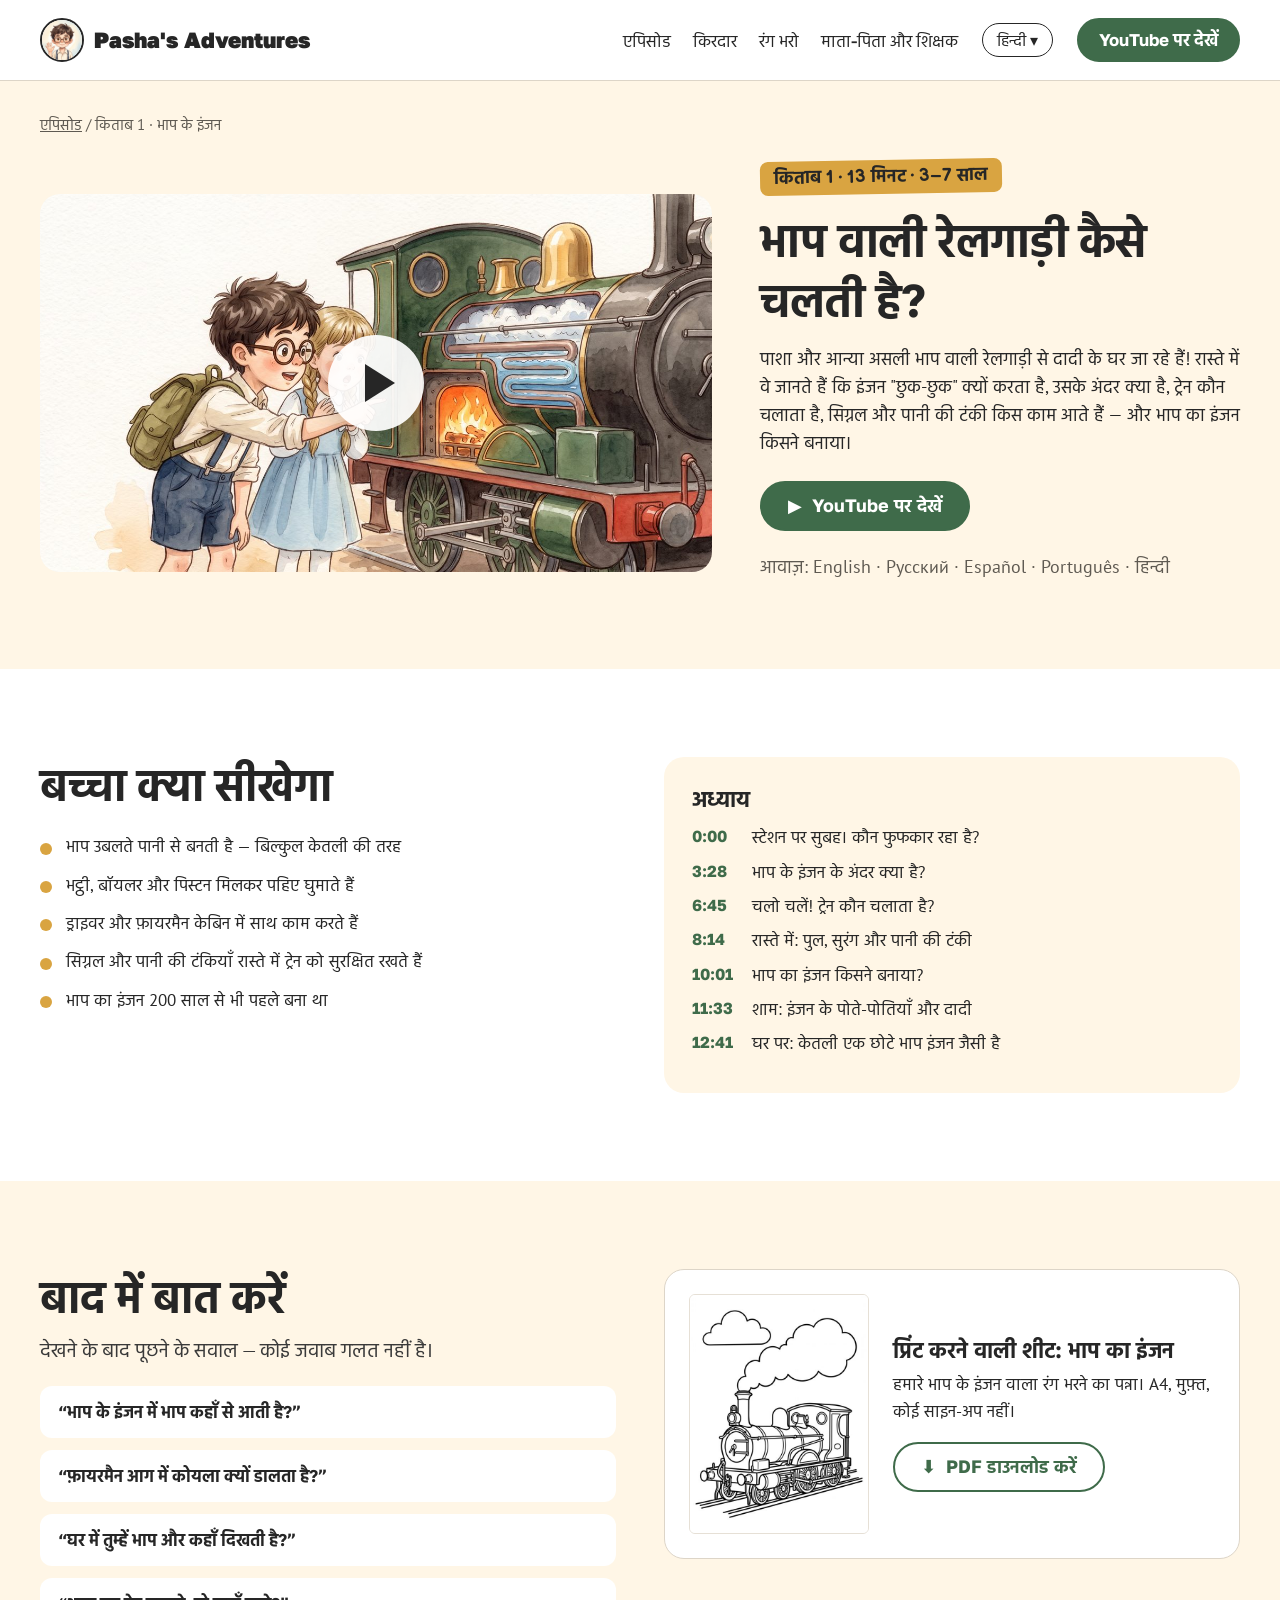
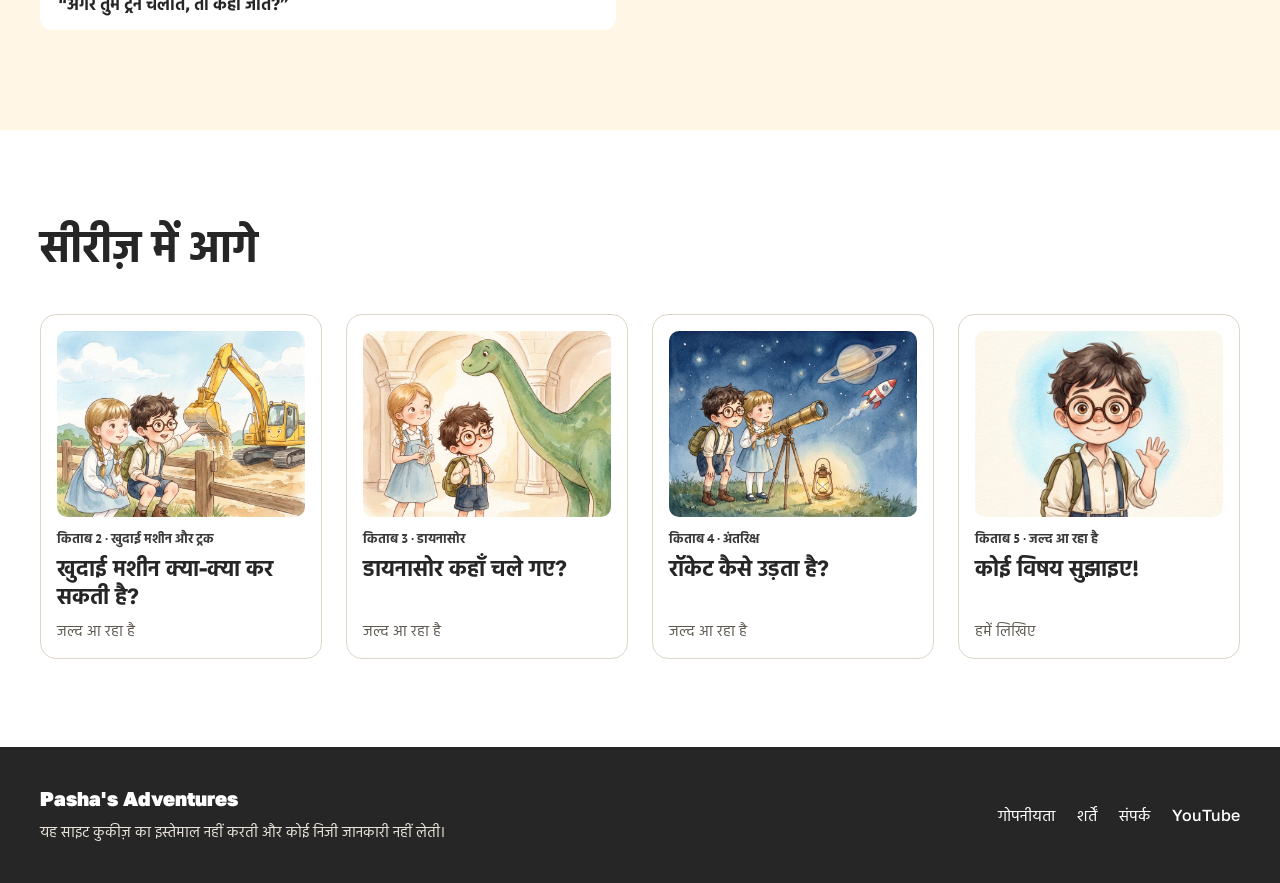
<file: hi/episodes/steam-train/index.html>
<!DOCTYPE html>
<html lang="hi">
<head>
<meta charset="utf-8"><meta name="viewport" content="width=device-width,initial-scale=1">
<title>भाप वाली रेलगाड़ी कैसे चलती है? – Pasha&#x27;s Adventures</title>
<meta name="description" content="पाशा और आन्या असली भाप वाली रेलगाड़ी से दादी के घर जा रहे हैं! रास्ते में वे जानते हैं कि इंजन &quot;छुक-छुक&quot; क्यों करता है, उसके अंदर क्या है, ट्रेन कौन चलाता है, सिग्नल और पानी की टंकी किस काम आते हैं — और भाप का इंजन किसने बनाया।">
<link rel="canonical" href="https://pashaadventures.ru/hi/episodes/steam-train/">
<meta property="og:type" content="website"><meta property="og:title" content="भाप वाली रेलगाड़ी कैसे चलती है? – Pasha&#x27;s Adventures">
<meta property="og:description" content="पाशा और आन्या असली भाप वाली रेलगाड़ी से दादी के घर जा रहे हैं! रास्ते में वे जानते हैं कि इंजन &quot;छुक-छुक&quot; क्यों करता है, उसके अंदर क्या है, ट्रेन कौन चलाता है, सिग्नल और पानी की टंकी किस काम आते हैं — और भाप का इंजन किसने बनाया।"><meta property="og:image" content="https://pashaadventures.ru/img/og.jpg">
<meta property="og:url" content="https://pashaadventures.ru/hi/episodes/steam-train/"><meta name="theme-color" content="#3f6b4a">
<link rel="icon" href="/favicon.png"><link rel="preload" href="/img/hero.webp" as="image">
<link rel="alternate" hreflang="en" href="https://pashaadventures.ru/episodes/steam-train/"><link rel="alternate" hreflang="ru" href="https://pashaadventures.ru/ru/episodes/steam-train/"><link rel="alternate" hreflang="es" href="https://pashaadventures.ru/es/episodes/steam-train/"><link rel="alternate" hreflang="pt" href="https://pashaadventures.ru/pt/episodes/steam-train/"><link rel="alternate" hreflang="hi" href="https://pashaadventures.ru/hi/episodes/steam-train/"><link rel="stylesheet" href="/style.css">
</head>
<body>
<header class="top"><div class="wrap">
<a class="brand" href="/hi/"><img src="/pasha.jpg" alt="" width="44" height="44">Pasha's Adventures</a>
<nav class="menu"><a href="/hi/#books">एपिसोड</a><a href="/hi/#family">किरदार</a><a href="/hi/#coloring">रंग भरो</a><a href="/hi/#parents">माता-पिता और शिक्षक</a></nav>
<details class="lang"><summary>हिन्दी ▾</summary><ul><li><a href="/episodes/steam-train/" hreflang="en" lang="en">English</a></li><li><a href="/ru/episodes/steam-train/" hreflang="ru" lang="ru">Русский</a></li><li><a href="/es/episodes/steam-train/" hreflang="es" lang="es">Español</a></li><li><a href="/pt/episodes/steam-train/" hreflang="pt" lang="pt">Português</a></li><li><a href="/hi/episodes/steam-train/" aria-current=page hreflang="hi" lang="hi">हिन्दी</a></li></ul></details>
<a class="btn btn-main" href="https://www.youtube.com/@PashasAdventuresfilm">YouTube पर देखें</a>
</div></header>
<main>
<section class="ep-top"><div class="wrap">
<nav class="crumbs"><a href="/hi/#books">एपिसोड</a> / किताब 1 · भाप के इंजन</nav>
<div class="ep-head">
<a class="player" href="https://youtu.be/iOA_cKKpGss" aria-label="YouTube पर एपिसोड देखें"><img src="/img/ep1.jpg" alt="" width="1280" height="714" fetchpriority="high"><b></b></a>
<div><span class="sticker">किताब 1 · 13 मिनट · 3–7 साल</span><h1>भाप वाली रेलगाड़ी कैसे चलती है?</h1><p>पाशा और आन्या असली भाप वाली रेलगाड़ी से दादी के घर जा रहे हैं! रास्ते में वे जानते हैं कि इंजन &quot;छुक-छुक&quot; क्यों करता है, उसके अंदर क्या है, ट्रेन कौन चलाता है, सिग्नल और पानी की टंकी किस काम आते हैं — और भाप का इंजन किसने बनाया।</p>
<a class="btn btn-main" href="https://youtu.be/iOA_cKKpGss">▶&nbsp; YouTube पर देखें</a>
<p class="note">आवाज़: English · Русский · Español · Português · हिन्दी</p></div>
</div></div></section>
<section><div class="wrap two">
<div><h2>बच्चा क्या सीखेगा</h2><ul class="learn"><li>भाप उबलते पानी से बनती है — बिल्कुल केतली की तरह</li><li>भट्ठी, बॉयलर और पिस्टन मिलकर पहिए घुमाते हैं</li><li>ड्राइवर और फ़ायरमैन केबिन में साथ काम करते हैं</li><li>सिग्नल और पानी की टंकियाँ रास्ते में ट्रेन को सुरक्षित रखते हैं</li><li>भाप का इंजन 200 साल से भी पहले बना था</li></ul></div>
<div class="chapters"><h3>अध्याय</h3><ol><li><a href="https://youtu.be/iOA_cKKpGss?t=0">0:00</a><span>स्टेशन पर सुबह। कौन फुफकार रहा है?</span></li><li><a href="https://youtu.be/iOA_cKKpGss?t=208">3:28</a><span>भाप के इंजन के अंदर क्या है?</span></li><li><a href="https://youtu.be/iOA_cKKpGss?t=405">6:45</a><span>चलो चलें! ट्रेन कौन चलाता है?</span></li><li><a href="https://youtu.be/iOA_cKKpGss?t=494">8:14</a><span>रास्ते में: पुल, सुरंग और पानी की टंकी</span></li><li><a href="https://youtu.be/iOA_cKKpGss?t=601">10:01</a><span>भाप का इंजन किसने बनाया?</span></li><li><a href="https://youtu.be/iOA_cKKpGss?t=693">11:33</a><span>शाम: इंजन के पोते-पोतियाँ और दादी</span></li><li><a href="https://youtu.be/iOA_cKKpGss?t=761">12:41</a><span>घर पर: केतली एक छोटे भाप इंजन जैसी है</span></li></ol></div>
</div></section>
<section class="cream"><div class="wrap two">
<div><h2>बाद में बात करें</h2><p class="lead">देखने के बाद पूछने के सवाल — कोई जवाब गलत नहीं है।</p><ul class="questions"><li>“भाप के इंजन में भाप कहाँ से आती है?”</li><li>“फ़ायरमैन आग में कोयला क्यों डालता है?”</li><li>“घर में तुम्हें भाप और कहाँ दिखती है?”</li><li>“अगर तुम ट्रेन चलाते, तो कहाँ जाते?”</li></ul></div>
<div class="print"><img src="/img/color-train.jpg" alt="" width="500" height="667" loading="lazy"><div><h3>प्रिंट करने वाली शीट: भाप का इंजन</h3><p>हमारे भाप के इंजन वाला रंग भरने का पन्ना। A4, मुफ़्त, कोई साइन-अप नहीं।</p>
<a class="btn btn-alt" href="/coloring/pasha-coloring-train.pdf" download>⬇&nbsp; PDF डाउनलोड करें</a></div></div>
</div></section>
<section><div class="wrap"><h2>सीरीज़ में आगे</h2><div class="shelf"><div class="book"><img src="/img/book-digger.jpg" alt="" width="800" height="600" loading="lazy"><small>किताब 2 · खुदाई मशीन और ट्रक</small><h3>खुदाई मशीन क्या-क्या कर सकती है?</h3><span>जल्द आ रहा है</span></div><div class="book"><img src="/img/book-dino.jpg" alt="" width="800" height="600" loading="lazy"><small>किताब 3 · डायनासोर</small><h3>डायनासोर कहाँ चले गए?</h3><span>जल्द आ रहा है</span></div><div class="book"><img src="/img/book-space.jpg" alt="" width="800" height="600" loading="lazy"><small>किताब 4 · अंतरिक्ष</small><h3>रॉकेट कैसे उड़ता है?</h3><span>जल्द आ रहा है</span></div><a class="book" href="mailto:artemgluhih637@gmail.com"><img src="/img/pasha.jpg" alt="" width="640" height="640" loading="lazy" style="aspect-ratio:4/3"><small>किताब 5 · जल्द आ रहा है</small><h3>कोई विषय सुझाइए!</h3><span>हमें लिखिए</span></a></div></div></section>
</main>
<footer class="foot"><div class="wrap">
<div><b>Pasha's Adventures</b><p>यह साइट कुकीज़ का इस्तेमाल नहीं करती और कोई निजी जानकारी नहीं लेती।</p></div>
<nav><a href="/privacy.html">गोपनीयता</a><a href="/terms.html">शर्तें</a><a href="mailto:artemgluhih637@gmail.com">संपर्क</a><a href="https://www.youtube.com/@PashasAdventuresfilm">YouTube</a></nav>
</div></footer>
</body>
</html>
</file>
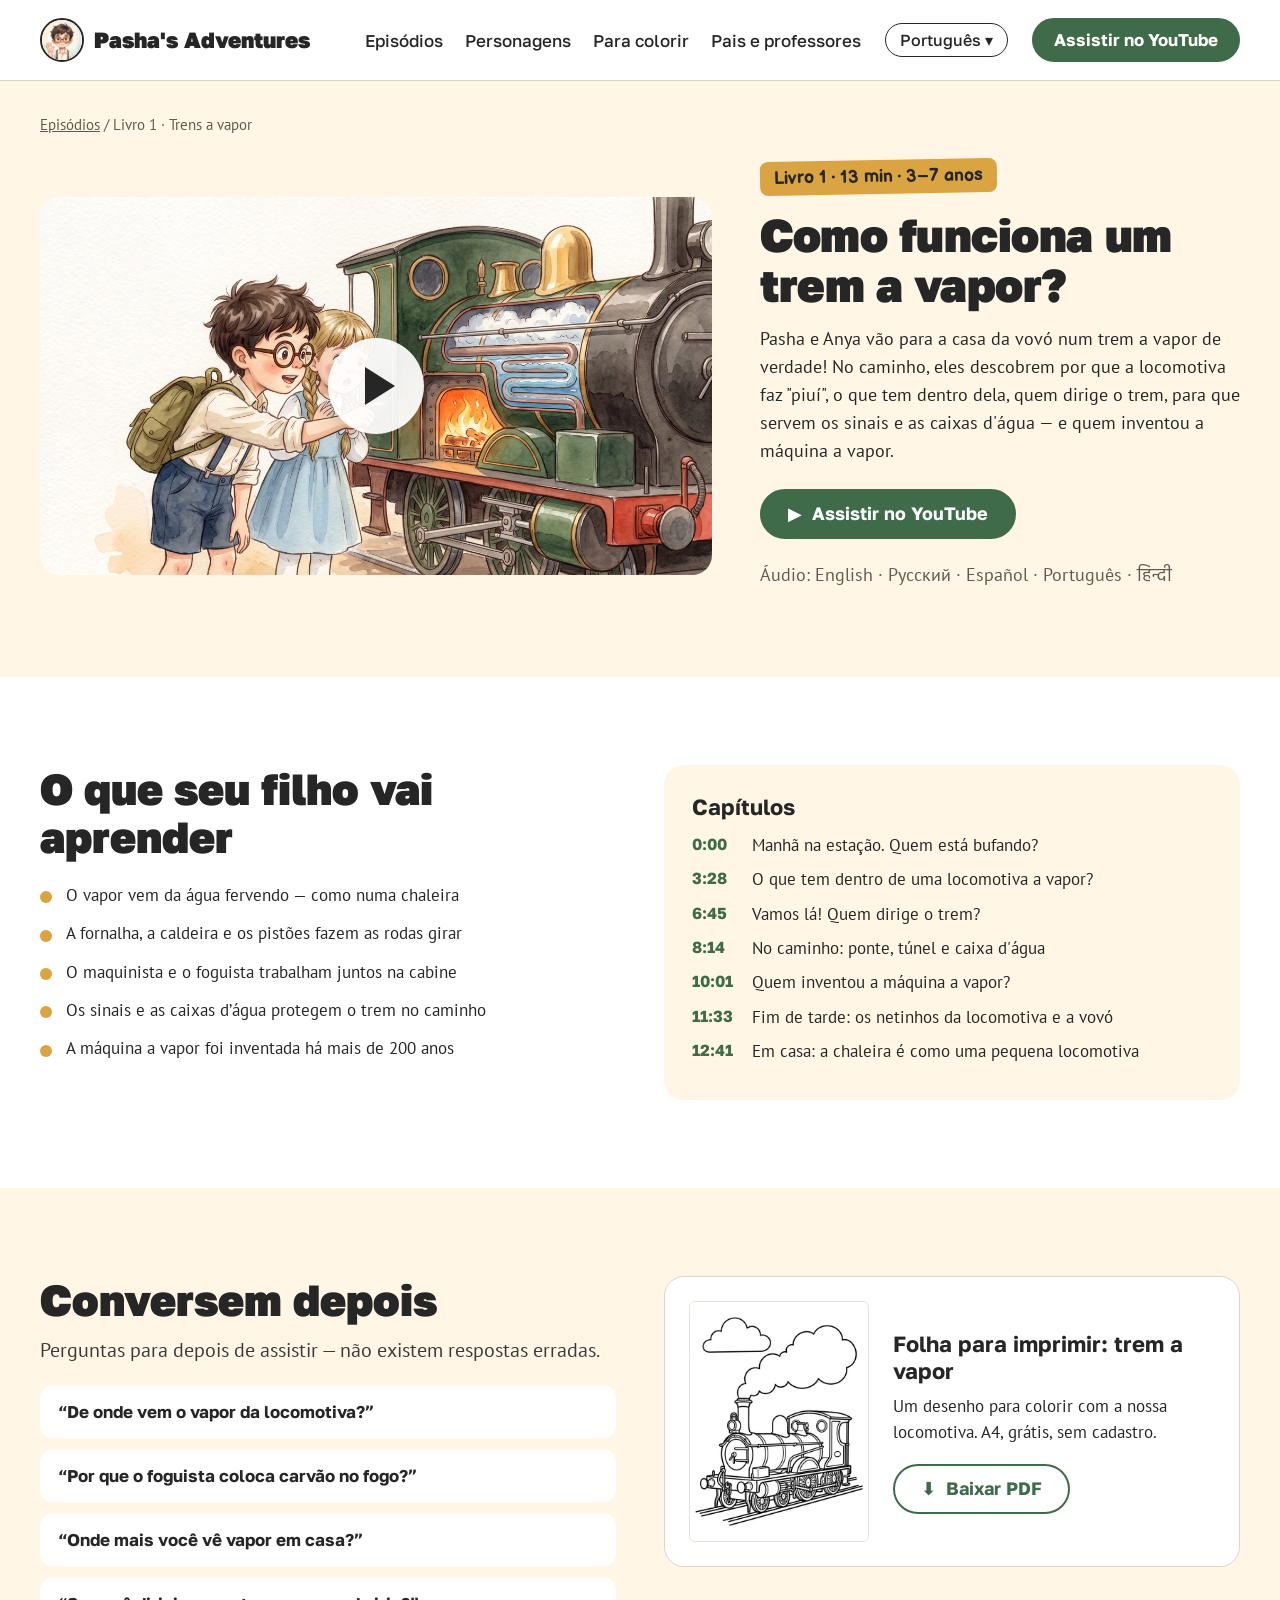
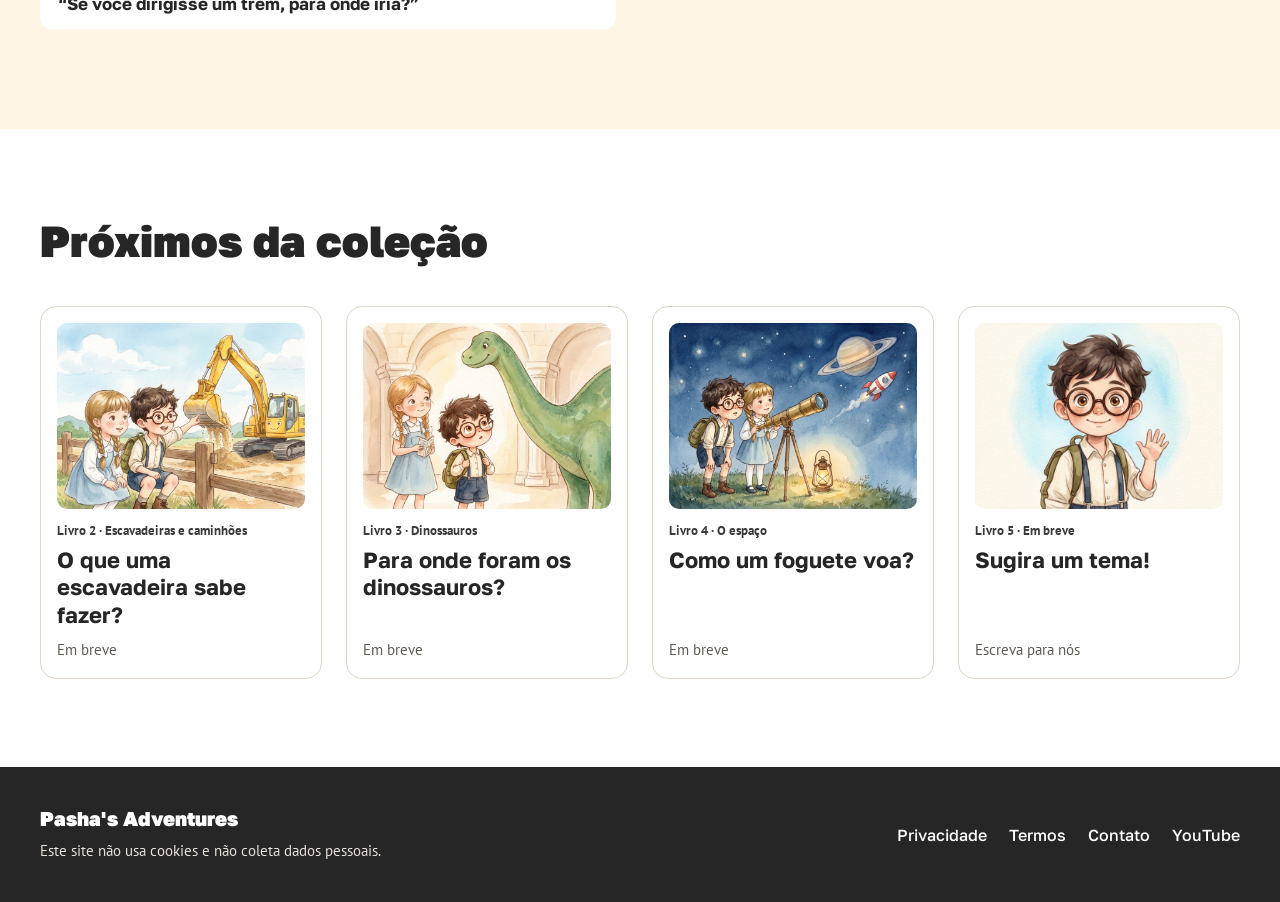
<file: pt/episodes/steam-train/index.html>
<!DOCTYPE html>
<html lang="pt">
<head>
<meta charset="utf-8"><meta name="viewport" content="width=device-width,initial-scale=1">
<title>Como funciona um trem a vapor? – Pasha&#x27;s Adventures</title>
<meta name="description" content="Pasha e Anya vão para a casa da vovó num trem a vapor de verdade! No caminho, eles descobrem por que a locomotiva faz &quot;piuí&quot;, o que tem dentro dela, quem dirige o trem, para que servem os sinais e as caixas d&#x27;água — e quem inventou a máquina a vapor.">
<link rel="canonical" href="https://pashaadventures.ru/pt/episodes/steam-train/">
<meta property="og:type" content="website"><meta property="og:title" content="Como funciona um trem a vapor? – Pasha&#x27;s Adventures">
<meta property="og:description" content="Pasha e Anya vão para a casa da vovó num trem a vapor de verdade! No caminho, eles descobrem por que a locomotiva faz &quot;piuí&quot;, o que tem dentro dela, quem dirige o trem, para que servem os sinais e as caixas d&#x27;água — e quem inventou a máquina a vapor."><meta property="og:image" content="https://pashaadventures.ru/img/og.jpg">
<meta property="og:url" content="https://pashaadventures.ru/pt/episodes/steam-train/"><meta name="theme-color" content="#3f6b4a">
<link rel="icon" href="/favicon.png"><link rel="preload" href="/img/hero.webp" as="image">
<link rel="alternate" hreflang="en" href="https://pashaadventures.ru/episodes/steam-train/"><link rel="alternate" hreflang="ru" href="https://pashaadventures.ru/ru/episodes/steam-train/"><link rel="alternate" hreflang="es" href="https://pashaadventures.ru/es/episodes/steam-train/"><link rel="alternate" hreflang="pt" href="https://pashaadventures.ru/pt/episodes/steam-train/"><link rel="alternate" hreflang="hi" href="https://pashaadventures.ru/hi/episodes/steam-train/"><link rel="stylesheet" href="/style.css">
</head>
<body>
<header class="top"><div class="wrap">
<a class="brand" href="/pt/"><img src="/pasha.jpg" alt="" width="44" height="44">Pasha's Adventures</a>
<nav class="menu"><a href="/pt/#books">Episódios</a><a href="/pt/#family">Personagens</a><a href="/pt/#coloring">Para colorir</a><a href="/pt/#parents">Pais e professores</a></nav>
<details class="lang"><summary>Português ▾</summary><ul><li><a href="/episodes/steam-train/" hreflang="en" lang="en">English</a></li><li><a href="/ru/episodes/steam-train/" hreflang="ru" lang="ru">Русский</a></li><li><a href="/es/episodes/steam-train/" hreflang="es" lang="es">Español</a></li><li><a href="/pt/episodes/steam-train/" aria-current=page hreflang="pt" lang="pt">Português</a></li><li><a href="/hi/episodes/steam-train/" hreflang="hi" lang="hi">हिन्दी</a></li></ul></details>
<a class="btn btn-main" href="https://www.youtube.com/@PashasAdventuresfilm">Assistir no YouTube</a>
</div></header>
<main>
<section class="ep-top"><div class="wrap">
<nav class="crumbs"><a href="/pt/#books">Episódios</a> / Livro 1 · Trens a vapor</nav>
<div class="ep-head">
<a class="player" href="https://youtu.be/iOA_cKKpGss" aria-label="Assistir ao episódio no YouTube"><img src="/img/ep1.jpg" alt="" width="1280" height="714" fetchpriority="high"><b></b></a>
<div><span class="sticker">Livro 1 · 13 min · 3–7 anos</span><h1>Como funciona um trem a vapor?</h1><p>Pasha e Anya vão para a casa da vovó num trem a vapor de verdade! No caminho, eles descobrem por que a locomotiva faz &quot;piuí&quot;, o que tem dentro dela, quem dirige o trem, para que servem os sinais e as caixas d&#x27;água — e quem inventou a máquina a vapor.</p>
<a class="btn btn-main" href="https://youtu.be/iOA_cKKpGss">▶&nbsp; Assistir no YouTube</a>
<p class="note">Áudio: English · Русский · Español · Português · हिन्दी</p></div>
</div></div></section>
<section><div class="wrap two">
<div><h2>O que seu filho vai aprender</h2><ul class="learn"><li>O vapor vem da água fervendo — como numa chaleira</li><li>A fornalha, a caldeira e os pistões fazem as rodas girar</li><li>O maquinista e o foguista trabalham juntos na cabine</li><li>Os sinais e as caixas d’água protegem o trem no caminho</li><li>A máquina a vapor foi inventada há mais de 200 anos</li></ul></div>
<div class="chapters"><h3>Capítulos</h3><ol><li><a href="https://youtu.be/iOA_cKKpGss?t=0">0:00</a><span>Manhã na estação. Quem está bufando?</span></li><li><a href="https://youtu.be/iOA_cKKpGss?t=208">3:28</a><span>O que tem dentro de uma locomotiva a vapor?</span></li><li><a href="https://youtu.be/iOA_cKKpGss?t=405">6:45</a><span>Vamos lá! Quem dirige o trem?</span></li><li><a href="https://youtu.be/iOA_cKKpGss?t=494">8:14</a><span>No caminho: ponte, túnel e caixa d&#x27;água</span></li><li><a href="https://youtu.be/iOA_cKKpGss?t=601">10:01</a><span>Quem inventou a máquina a vapor?</span></li><li><a href="https://youtu.be/iOA_cKKpGss?t=693">11:33</a><span>Fim de tarde: os netinhos da locomotiva e a vovó</span></li><li><a href="https://youtu.be/iOA_cKKpGss?t=761">12:41</a><span>Em casa: a chaleira é como uma pequena locomotiva</span></li></ol></div>
</div></section>
<section class="cream"><div class="wrap two">
<div><h2>Conversem depois</h2><p class="lead">Perguntas para depois de assistir — não existem respostas erradas.</p><ul class="questions"><li>“De onde vem o vapor da locomotiva?”</li><li>“Por que o foguista coloca carvão no fogo?”</li><li>“Onde mais você vê vapor em casa?”</li><li>“Se você dirigisse um trem, para onde iria?”</li></ul></div>
<div class="print"><img src="/img/color-train.jpg" alt="" width="500" height="667" loading="lazy"><div><h3>Folha para imprimir: trem a vapor</h3><p>Um desenho para colorir com a nossa locomotiva. A4, grátis, sem cadastro.</p>
<a class="btn btn-alt" href="/coloring/pasha-coloring-train.pdf" download>⬇&nbsp; Baixar PDF</a></div></div>
</div></section>
<section><div class="wrap"><h2>Próximos da coleção</h2><div class="shelf"><div class="book"><img src="/img/book-digger.jpg" alt="" width="800" height="600" loading="lazy"><small>Livro 2 · Escavadeiras e caminhões</small><h3>O que uma escavadeira sabe fazer?</h3><span>Em breve</span></div><div class="book"><img src="/img/book-dino.jpg" alt="" width="800" height="600" loading="lazy"><small>Livro 3 · Dinossauros</small><h3>Para onde foram os dinossauros?</h3><span>Em breve</span></div><div class="book"><img src="/img/book-space.jpg" alt="" width="800" height="600" loading="lazy"><small>Livro 4 · O espaço</small><h3>Como um foguete voa?</h3><span>Em breve</span></div><a class="book" href="mailto:artemgluhih637@gmail.com"><img src="/img/pasha.jpg" alt="" width="640" height="640" loading="lazy" style="aspect-ratio:4/3"><small>Livro 5 · Em breve</small><h3>Sugira um tema!</h3><span>Escreva para nós</span></a></div></div></section>
</main>
<footer class="foot"><div class="wrap">
<div><b>Pasha's Adventures</b><p>Este site não usa cookies e não coleta dados pessoais.</p></div>
<nav><a href="/privacy.html">Privacidade</a><a href="/terms.html">Termos</a><a href="mailto:artemgluhih637@gmail.com">Contato</a><a href="https://www.youtube.com/@PashasAdventuresfilm">YouTube</a></nav>
</div></footer>
</body>
</html>
</file>
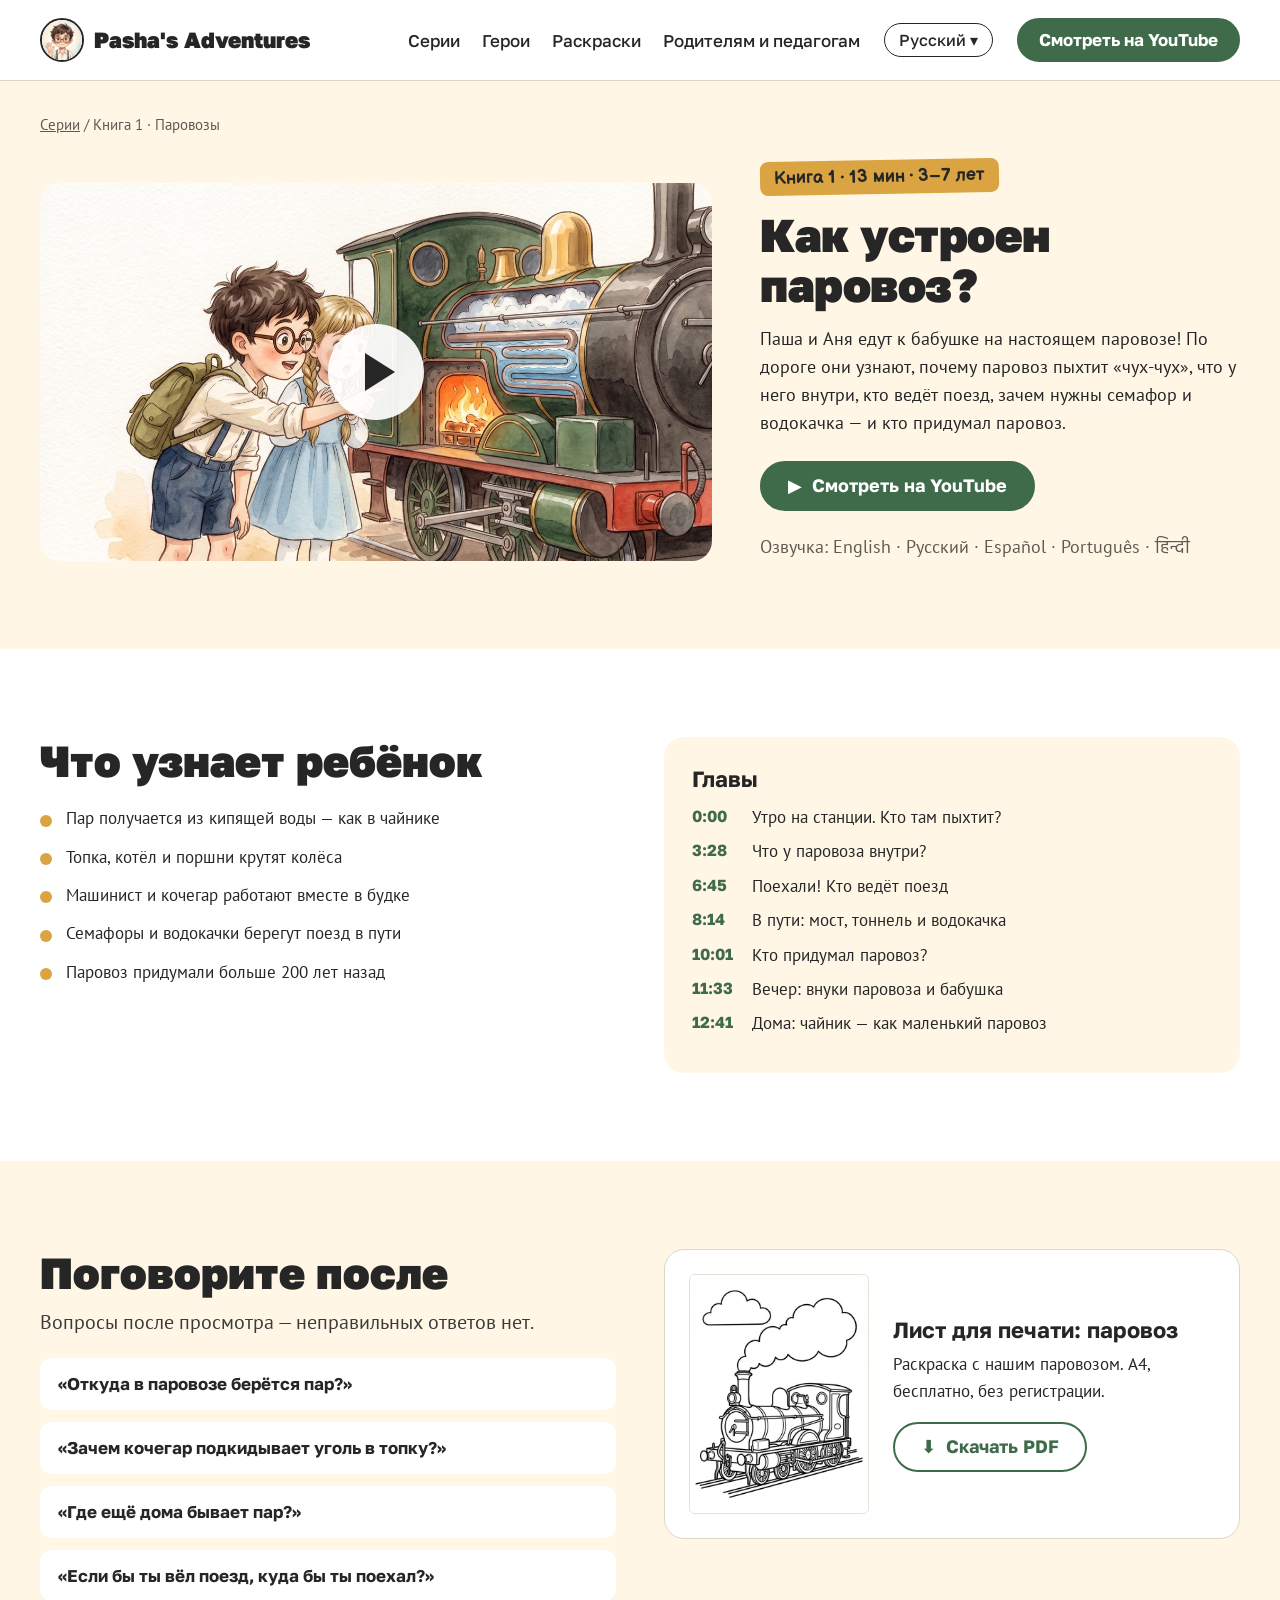
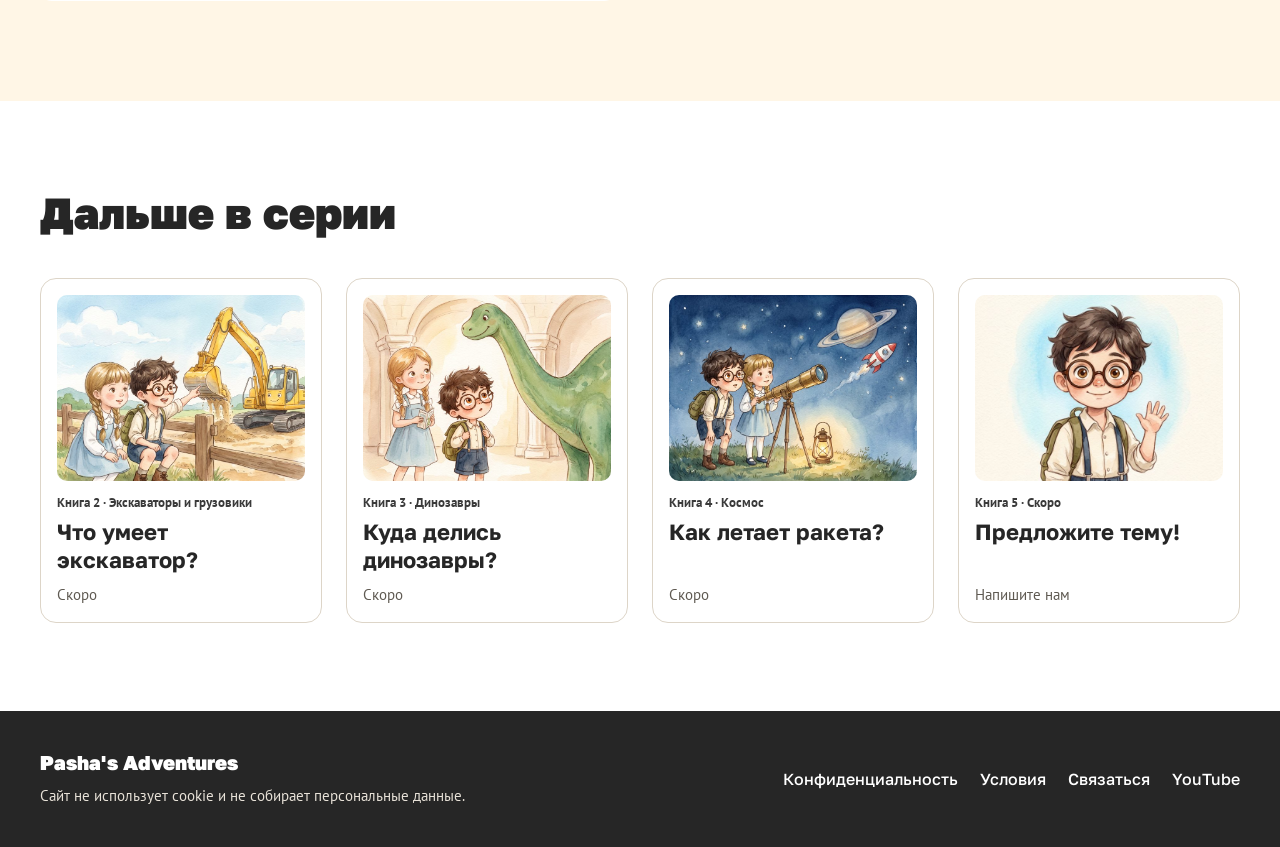
<file: ru/episodes/steam-train/index.html>
<!DOCTYPE html>
<html lang="ru">
<head>
<meta charset="utf-8"><meta name="viewport" content="width=device-width,initial-scale=1">
<title>Как устроен паровоз? – Pasha&#x27;s Adventures</title>
<meta name="description" content="Паша и Аня едут к бабушке на настоящем паровозе! По дороге они узнают, почему паровоз пыхтит «чух-чух», что у него внутри, кто ведёт поезд, зачем нужны семафор и водокачка — и кто придумал паровоз.">
<link rel="canonical" href="https://pashaadventures.ru/ru/episodes/steam-train/">
<meta property="og:type" content="website"><meta property="og:title" content="Как устроен паровоз? – Pasha&#x27;s Adventures">
<meta property="og:description" content="Паша и Аня едут к бабушке на настоящем паровозе! По дороге они узнают, почему паровоз пыхтит «чух-чух», что у него внутри, кто ведёт поезд, зачем нужны семафор и водокачка — и кто придумал паровоз."><meta property="og:image" content="https://pashaadventures.ru/img/og.jpg">
<meta property="og:url" content="https://pashaadventures.ru/ru/episodes/steam-train/"><meta name="theme-color" content="#3f6b4a">
<link rel="icon" href="/favicon.png"><link rel="preload" href="/img/hero.webp" as="image">
<link rel="alternate" hreflang="en" href="https://pashaadventures.ru/episodes/steam-train/"><link rel="alternate" hreflang="ru" href="https://pashaadventures.ru/ru/episodes/steam-train/"><link rel="alternate" hreflang="es" href="https://pashaadventures.ru/es/episodes/steam-train/"><link rel="alternate" hreflang="pt" href="https://pashaadventures.ru/pt/episodes/steam-train/"><link rel="alternate" hreflang="hi" href="https://pashaadventures.ru/hi/episodes/steam-train/"><link rel="stylesheet" href="/style.css">
</head>
<body>
<header class="top"><div class="wrap">
<a class="brand" href="/ru/"><img src="/pasha.jpg" alt="" width="44" height="44">Pasha's Adventures</a>
<nav class="menu"><a href="/ru/#books">Серии</a><a href="/ru/#family">Герои</a><a href="/ru/#coloring">Раскраски</a><a href="/ru/#parents">Родителям и педагогам</a></nav>
<details class="lang"><summary>Русский ▾</summary><ul><li><a href="/episodes/steam-train/" hreflang="en" lang="en">English</a></li><li><a href="/ru/episodes/steam-train/" aria-current=page hreflang="ru" lang="ru">Русский</a></li><li><a href="/es/episodes/steam-train/" hreflang="es" lang="es">Español</a></li><li><a href="/pt/episodes/steam-train/" hreflang="pt" lang="pt">Português</a></li><li><a href="/hi/episodes/steam-train/" hreflang="hi" lang="hi">हिन्दी</a></li></ul></details>
<a class="btn btn-main" href="https://www.youtube.com/@PashasAdventuresfilm">Смотреть на YouTube</a>
</div></header>
<main>
<section class="ep-top"><div class="wrap">
<nav class="crumbs"><a href="/ru/#books">Серии</a> / Книга 1 · Паровозы</nav>
<div class="ep-head">
<a class="player" href="https://youtu.be/iOA_cKKpGss" aria-label="Смотреть серию на YouTube"><img src="/img/ep1.jpg" alt="" width="1280" height="714" fetchpriority="high"><b></b></a>
<div><span class="sticker">Книга 1 · 13 мин · 3–7 лет</span><h1>Как устроен паровоз?</h1><p>Паша и Аня едут к бабушке на настоящем паровозе! По дороге они узнают, почему паровоз пыхтит «чух-чух», что у него внутри, кто ведёт поезд, зачем нужны семафор и водокачка — и кто придумал паровоз.</p>
<a class="btn btn-main" href="https://youtu.be/iOA_cKKpGss">▶&nbsp; Смотреть на YouTube</a>
<p class="note">Озвучка: English · Русский · Español · Português · हिन्दी</p></div>
</div></div></section>
<section><div class="wrap two">
<div><h2>Что узнает ребёнок</h2><ul class="learn"><li>Пар получается из кипящей воды — как в чайнике</li><li>Топка, котёл и поршни крутят колёса</li><li>Машинист и кочегар работают вместе в будке</li><li>Семафоры и водокачки берегут поезд в пути</li><li>Паровоз придумали больше 200 лет назад</li></ul></div>
<div class="chapters"><h3>Главы</h3><ol><li><a href="https://youtu.be/iOA_cKKpGss?t=0">0:00</a><span>Утро на станции. Кто там пыхтит?</span></li><li><a href="https://youtu.be/iOA_cKKpGss?t=208">3:28</a><span>Что у паровоза внутри?</span></li><li><a href="https://youtu.be/iOA_cKKpGss?t=405">6:45</a><span>Поехали! Кто ведёт поезд</span></li><li><a href="https://youtu.be/iOA_cKKpGss?t=494">8:14</a><span>В пути: мост, тоннель и водокачка</span></li><li><a href="https://youtu.be/iOA_cKKpGss?t=601">10:01</a><span>Кто придумал паровоз?</span></li><li><a href="https://youtu.be/iOA_cKKpGss?t=693">11:33</a><span>Вечер: внуки паровоза и бабушка</span></li><li><a href="https://youtu.be/iOA_cKKpGss?t=761">12:41</a><span>Дома: чайник — как маленький паровоз</span></li></ol></div>
</div></section>
<section class="cream"><div class="wrap two">
<div><h2>Поговорите после</h2><p class="lead">Вопросы после просмотра — неправильных ответов нет.</p><ul class="questions"><li>«Откуда в паровозе берётся пар?»</li><li>«Зачем кочегар подкидывает уголь в топку?»</li><li>«Где ещё дома бывает пар?»</li><li>«Если бы ты вёл поезд, куда бы ты поехал?»</li></ul></div>
<div class="print"><img src="/img/color-train.jpg" alt="" width="500" height="667" loading="lazy"><div><h3>Лист для печати: паровоз</h3><p>Раскраска с нашим паровозом. A4, бесплатно, без регистрации.</p>
<a class="btn btn-alt" href="/coloring/pasha-coloring-train.pdf" download>⬇&nbsp; Скачать PDF</a></div></div>
</div></section>
<section><div class="wrap"><h2>Дальше в серии</h2><div class="shelf"><div class="book"><img src="/img/book-digger.jpg" alt="" width="800" height="600" loading="lazy"><small>Книга 2 · Экскаваторы и грузовики</small><h3>Что умеет экскаватор?</h3><span>Скоро</span></div><div class="book"><img src="/img/book-dino.jpg" alt="" width="800" height="600" loading="lazy"><small>Книга 3 · Динозавры</small><h3>Куда делись динозавры?</h3><span>Скоро</span></div><div class="book"><img src="/img/book-space.jpg" alt="" width="800" height="600" loading="lazy"><small>Книга 4 · Космос</small><h3>Как летает ракета?</h3><span>Скоро</span></div><a class="book" href="mailto:artemgluhih637@gmail.com"><img src="/img/pasha.jpg" alt="" width="640" height="640" loading="lazy" style="aspect-ratio:4/3"><small>Книга 5 · Скоро</small><h3>Предложите тему!</h3><span>Напишите нам</span></a></div></div></section>
</main>
<footer class="foot"><div class="wrap">
<div><b>Pasha's Adventures</b><p>Сайт не использует cookie и не собирает персональные данные.</p></div>
<nav><a href="/privacy.html">Конфиденциальность</a><a href="/terms.html">Условия</a><a href="mailto:artemgluhih637@gmail.com">Связаться</a><a href="https://www.youtube.com/@PashasAdventuresfilm">YouTube</a></nav>
</div></footer>
</body>
</html>
</file>
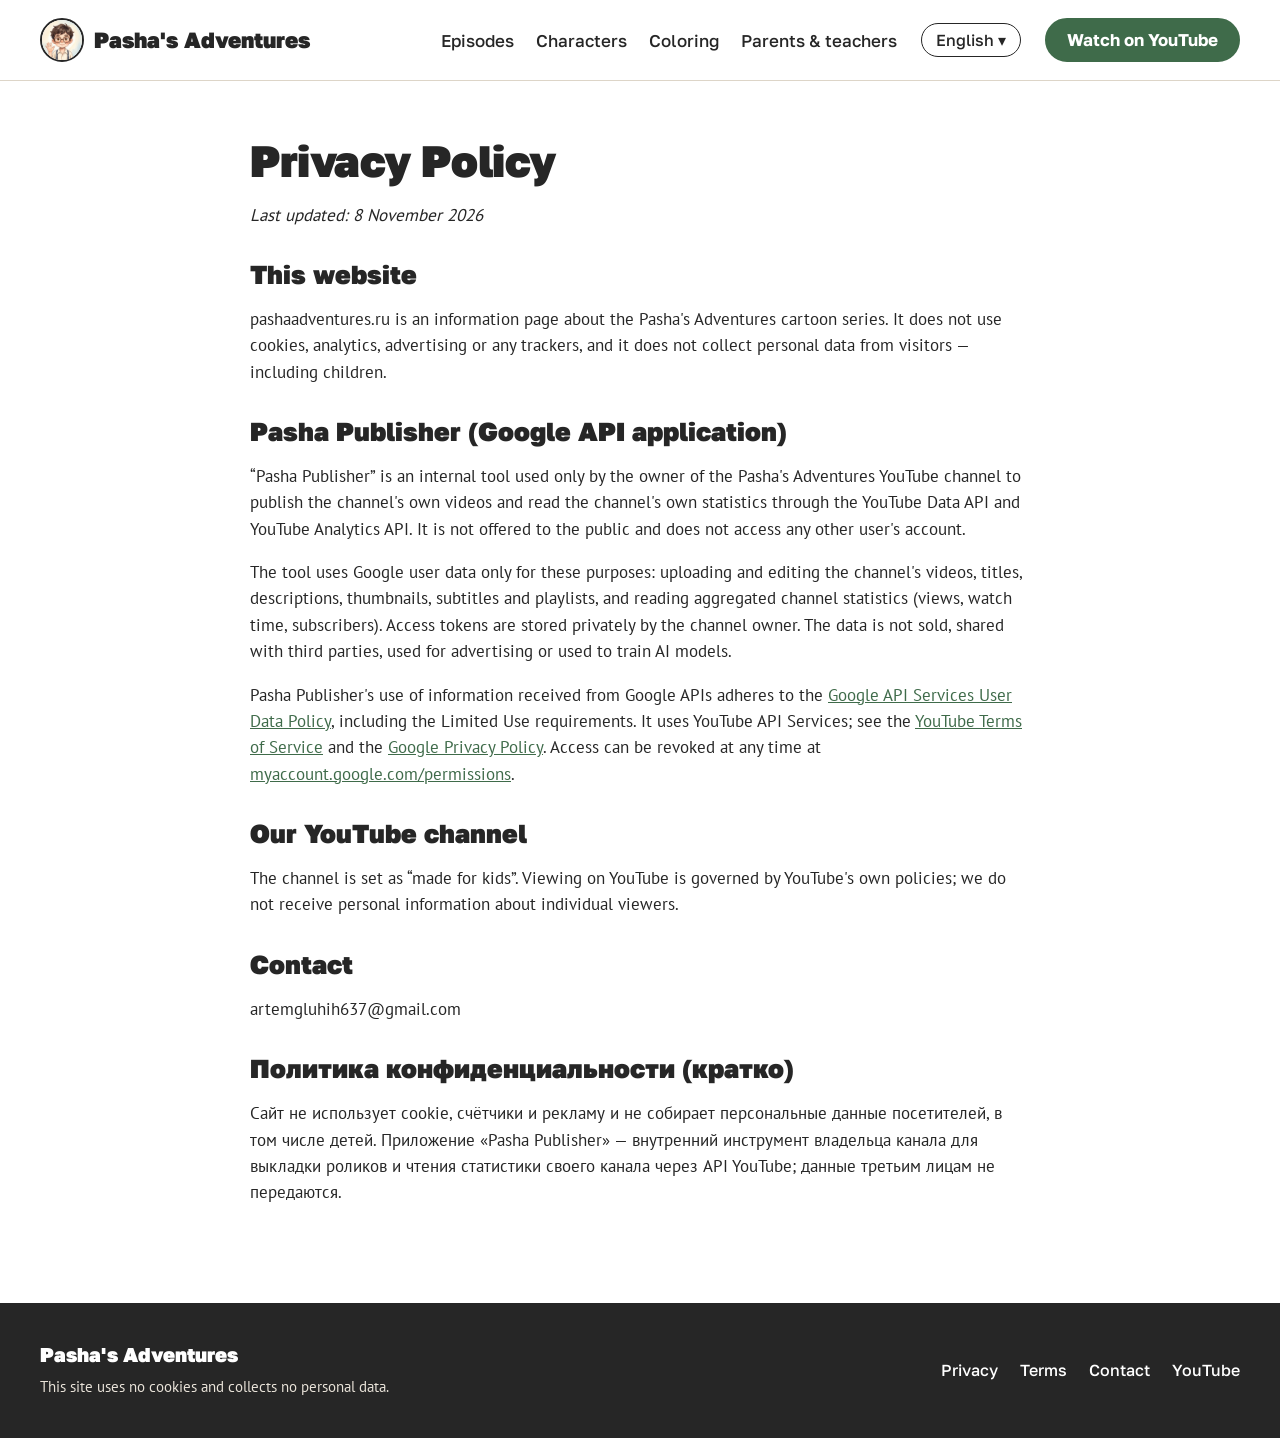
<file: privacy.html>
<!DOCTYPE html>
<html lang="en">
<head>
<meta charset="utf-8"><meta name="viewport" content="width=device-width,initial-scale=1">
<title>Privacy Policy – Pasha&#x27;s Adventures</title>
<meta name="description" content="Gentle watercolor cartoons for kids aged 3–7. Pasha and his sister Anya find out how things really work: steam trains, diggers, dinosaurs, space. Free on YouTube in 5 languages.">
<link rel="canonical" href="https://pashaadventures.ru/privacy.html">
<meta property="og:type" content="website"><meta property="og:title" content="Privacy Policy – Pasha&#x27;s Adventures">
<meta property="og:description" content="Gentle watercolor cartoons for kids aged 3–7. Pasha and his sister Anya find out how things really work: steam trains, diggers, dinosaurs, space. Free on YouTube in 5 languages."><meta property="og:image" content="https://pashaadventures.ru/img/og.jpg">
<meta property="og:url" content="https://pashaadventures.ru/privacy.html"><meta name="theme-color" content="#3f6b4a">
<link rel="icon" href="/favicon.png"><link rel="preload" href="/img/hero.webp" as="image">
<link rel="stylesheet" href="/style.css">
</head>
<body>
<header class="top"><div class="wrap">
<a class="brand" href="/"><img src="/pasha.jpg" alt="" width="44" height="44">Pasha's Adventures</a>
<nav class="menu"><a href="/#books">Episodes</a><a href="/#family">Characters</a><a href="/#coloring">Coloring</a><a href="/#parents">Parents &amp; teachers</a></nav>
<details class="lang"><summary>English ▾</summary><ul><li><a href="/" aria-current=page hreflang="en" lang="en">English</a></li><li><a href="/ru/" hreflang="ru" lang="ru">Русский</a></li><li><a href="/es/" hreflang="es" lang="es">Español</a></li><li><a href="/pt/" hreflang="pt" lang="pt">Português</a></li><li><a href="/hi/" hreflang="hi" lang="hi">हिन्दी</a></li></ul></details>
<a class="btn btn-main" href="https://www.youtube.com/@PashasAdventuresfilm">Watch on YouTube</a>
</div></header>
<main class="wrap doc"><h1>Privacy Policy</h1>
<p><i>Last updated: 8 November 2026</i></p>
<h2>This website</h2>
<p>pashaadventures.ru is an information page about the Pasha's Adventures cartoon series. It does not use cookies, analytics, advertising or any trackers, and it does not collect personal data from visitors — including children.</p>
<h2>Pasha Publisher (Google API application)</h2>
<p>“Pasha Publisher” is an internal tool used only by the owner of the Pasha's Adventures YouTube channel to publish the channel's own videos and read the channel's own statistics through the YouTube Data API and YouTube Analytics API. It is not offered to the public and does not access any other user's account.</p>
<p>The tool uses Google user data only for these purposes: uploading and editing the channel's videos, titles, descriptions, thumbnails, subtitles and playlists, and reading aggregated channel statistics (views, watch time, subscribers). Access tokens are stored privately by the channel owner. The data is not sold, shared with third parties, used for advertising or used to train AI models.</p>
<p>Pasha Publisher's use of information received from Google APIs adheres to the <a href="https://developers.google.com/terms/api-services-user-data-policy">Google API Services User Data Policy</a>, including the Limited Use requirements. It uses YouTube API Services; see the <a href="https://www.youtube.com/t/terms">YouTube Terms of Service</a> and the <a href="https://policies.google.com/privacy">Google Privacy Policy</a>. Access can be revoked at any time at <a href="https://myaccount.google.com/permissions">myaccount.google.com/permissions</a>.</p>
<h2>Our YouTube channel</h2>
<p>The channel is set as “made for kids”. Viewing on YouTube is governed by YouTube's own policies; we do not receive personal information about individual viewers.</p>
<h2>Contact</h2>
<p>artemgluhih637@gmail.com</p>
<h2 class="ru">Политика конфиденциальности (кратко)</h2>
<p class="ru">Сайт не использует cookie, счётчики и рекламу и не собирает персональные данные посетителей, в том числе детей. Приложение «Pasha Publisher» — внутренний инструмент владельца канала для выкладки роликов и чтения статистики своего канала через API YouTube; данные третьим лицам не передаются.</p>
</main>
<footer class="foot"><div class="wrap">
<div><b>Pasha's Adventures</b><p>This site uses no cookies and collects no personal data.</p></div>
<nav><a href="/privacy.html">Privacy</a><a href="/terms.html">Terms</a><a href="mailto:artemgluhih637@gmail.com">Contact</a><a href="https://www.youtube.com/@PashasAdventuresfilm">YouTube</a></nav>
</div></footer>
</body>
</html>
</file>
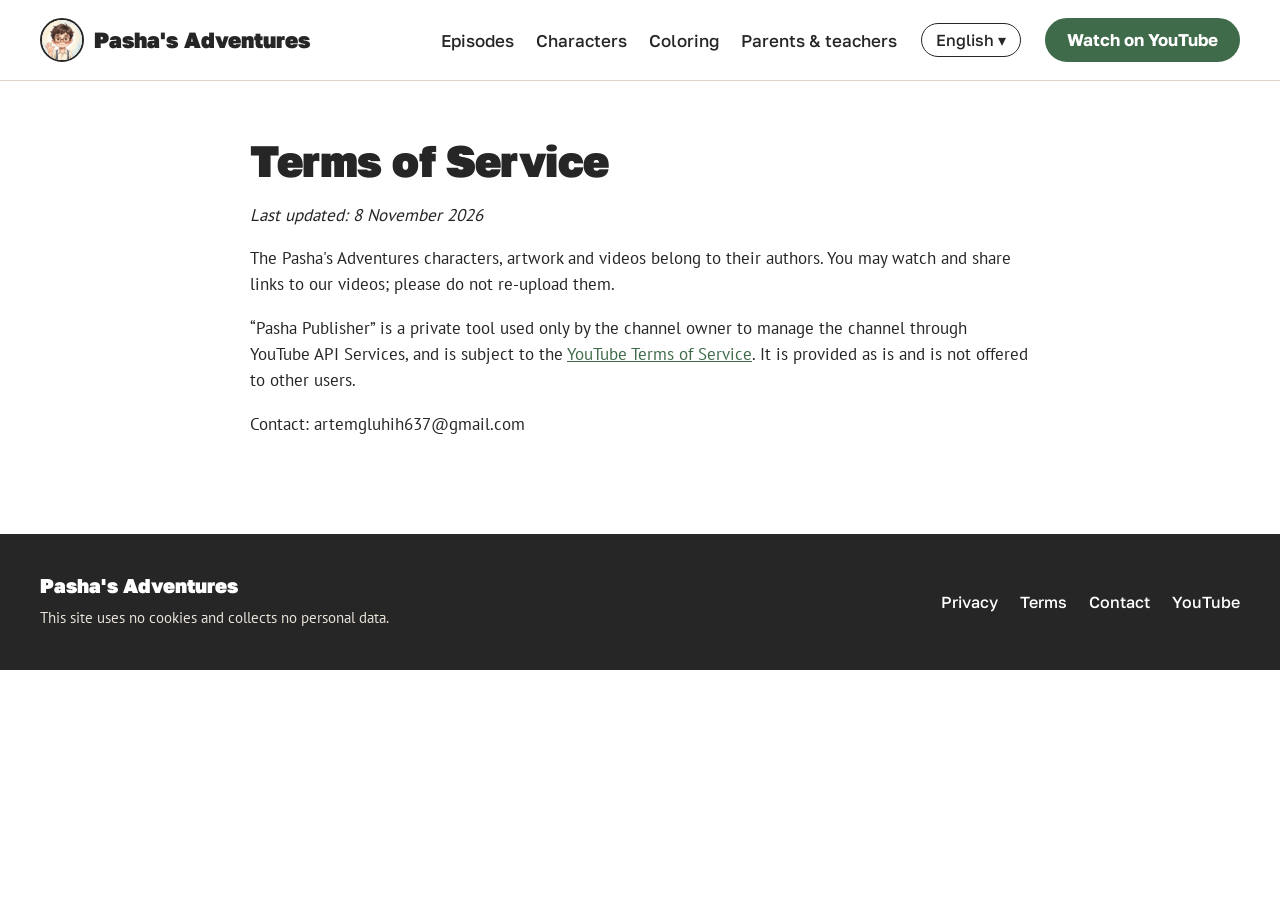
<file: terms.html>
<!DOCTYPE html>
<html lang="en">
<head>
<meta charset="utf-8"><meta name="viewport" content="width=device-width,initial-scale=1">
<title>Terms of Service – Pasha&#x27;s Adventures</title>
<meta name="description" content="Gentle watercolor cartoons for kids aged 3–7. Pasha and his sister Anya find out how things really work: steam trains, diggers, dinosaurs, space. Free on YouTube in 5 languages.">
<link rel="canonical" href="https://pashaadventures.ru/terms.html">
<meta property="og:type" content="website"><meta property="og:title" content="Terms of Service – Pasha&#x27;s Adventures">
<meta property="og:description" content="Gentle watercolor cartoons for kids aged 3–7. Pasha and his sister Anya find out how things really work: steam trains, diggers, dinosaurs, space. Free on YouTube in 5 languages."><meta property="og:image" content="https://pashaadventures.ru/img/og.jpg">
<meta property="og:url" content="https://pashaadventures.ru/terms.html"><meta name="theme-color" content="#3f6b4a">
<link rel="icon" href="/favicon.png"><link rel="preload" href="/img/hero.webp" as="image">
<link rel="stylesheet" href="/style.css">
</head>
<body>
<header class="top"><div class="wrap">
<a class="brand" href="/"><img src="/pasha.jpg" alt="" width="44" height="44">Pasha's Adventures</a>
<nav class="menu"><a href="/#books">Episodes</a><a href="/#family">Characters</a><a href="/#coloring">Coloring</a><a href="/#parents">Parents &amp; teachers</a></nav>
<details class="lang"><summary>English ▾</summary><ul><li><a href="/" aria-current=page hreflang="en" lang="en">English</a></li><li><a href="/ru/" hreflang="ru" lang="ru">Русский</a></li><li><a href="/es/" hreflang="es" lang="es">Español</a></li><li><a href="/pt/" hreflang="pt" lang="pt">Português</a></li><li><a href="/hi/" hreflang="hi" lang="hi">हिन्दी</a></li></ul></details>
<a class="btn btn-main" href="https://www.youtube.com/@PashasAdventuresfilm">Watch on YouTube</a>
</div></header>
<main class="wrap doc"><h1>Terms of Service</h1>
<p><i>Last updated: 8 November 2026</i></p>
<p>The Pasha's Adventures characters, artwork and videos belong to their authors. You may watch and share links to our videos; please do not re-upload them.</p>
<p>“Pasha Publisher” is a private tool used only by the channel owner to manage the channel through YouTube API Services, and is subject to the <a href="https://www.youtube.com/t/terms">YouTube Terms of Service</a>. It is provided as is and is not offered to other users.</p>
<p>Contact: artemgluhih637@gmail.com</p>
</main>
<footer class="foot"><div class="wrap">
<div><b>Pasha's Adventures</b><p>This site uses no cookies and collects no personal data.</p></div>
<nav><a href="/privacy.html">Privacy</a><a href="/terms.html">Terms</a><a href="mailto:artemgluhih637@gmail.com">Contact</a><a href="https://www.youtube.com/@PashasAdventuresfilm">YouTube</a></nav>
</div></footer>
</body>
</html>
</file>
<file: style.css>
@font-face{font-family:'Golos Text';font-style:normal;font-weight:500;font-display:swap;src:url(/fonts/golos-text-latin-500.woff2) format('woff2');unicode-range:U+0000-00FF,U+0131,U+0152-0153,U+02BB-02BC,U+02C6,U+02DA,U+02DC,U+0304,U+0308,U+0329,U+2000-206F,U+20AC,U+2122,U+2191,U+2193,U+2212,U+2215,U+FEFF,U+FFFD}
@font-face{font-family:'Golos Text';font-style:normal;font-weight:500;font-display:swap;src:url(/fonts/golos-text-latin-ext-500.woff2) format('woff2');unicode-range:U+0100-02BA,U+02BD-02C5,U+02C7-02CC,U+02CE-02D7,U+02DD-02FF,U+0304,U+0308,U+0329,U+1D00-1DBF,U+1E00-1E9F,U+1EF2-1EFF,U+2020,U+20A0-20AB,U+20AD-20C0,U+2113,U+2C60-2C7F,U+A720-A7FF}
@font-face{font-family:'Golos Text';font-style:normal;font-weight:500;font-display:swap;src:url(/fonts/golos-text-cyrillic-500.woff2) format('woff2');unicode-range:U+0301,U+0400-045F,U+0490-0491,U+04B0-04B1,U+2116}
@font-face{font-family:'Golos Text';font-style:normal;font-weight:700;font-display:swap;src:url(/fonts/golos-text-latin-700.woff2) format('woff2');unicode-range:U+0000-00FF,U+0131,U+0152-0153,U+02BB-02BC,U+02C6,U+02DA,U+02DC,U+0304,U+0308,U+0329,U+2000-206F,U+20AC,U+2122,U+2191,U+2193,U+2212,U+2215,U+FEFF,U+FFFD}
@font-face{font-family:'Golos Text';font-style:normal;font-weight:700;font-display:swap;src:url(/fonts/golos-text-latin-ext-700.woff2) format('woff2');unicode-range:U+0100-02BA,U+02BD-02C5,U+02C7-02CC,U+02CE-02D7,U+02DD-02FF,U+0304,U+0308,U+0329,U+1D00-1DBF,U+1E00-1E9F,U+1EF2-1EFF,U+2020,U+20A0-20AB,U+20AD-20C0,U+2113,U+2C60-2C7F,U+A720-A7FF}
@font-face{font-family:'Golos Text';font-style:normal;font-weight:700;font-display:swap;src:url(/fonts/golos-text-cyrillic-700.woff2) format('woff2');unicode-range:U+0301,U+0400-045F,U+0490-0491,U+04B0-04B1,U+2116}
@font-face{font-family:'Golos Text';font-style:normal;font-weight:900;font-display:swap;src:url(/fonts/golos-text-latin-900.woff2) format('woff2');unicode-range:U+0000-00FF,U+0131,U+0152-0153,U+02BB-02BC,U+02C6,U+02DA,U+02DC,U+0304,U+0308,U+0329,U+2000-206F,U+20AC,U+2122,U+2191,U+2193,U+2212,U+2215,U+FEFF,U+FFFD}
@font-face{font-family:'Golos Text';font-style:normal;font-weight:900;font-display:swap;src:url(/fonts/golos-text-latin-ext-900.woff2) format('woff2');unicode-range:U+0100-02BA,U+02BD-02C5,U+02C7-02CC,U+02CE-02D7,U+02DD-02FF,U+0304,U+0308,U+0329,U+1D00-1DBF,U+1E00-1E9F,U+1EF2-1EFF,U+2020,U+20A0-20AB,U+20AD-20C0,U+2113,U+2C60-2C7F,U+A720-A7FF}
@font-face{font-family:'Golos Text';font-style:normal;font-weight:900;font-display:swap;src:url(/fonts/golos-text-cyrillic-900.woff2) format('woff2');unicode-range:U+0301,U+0400-045F,U+0490-0491,U+04B0-04B1,U+2116}
@font-face{font-family:'PT Sans';font-style:normal;font-weight:400;font-display:swap;src:url(/fonts/pt-sans-latin-400.woff2) format('woff2');unicode-range:U+0000-00FF,U+0131,U+0152-0153,U+02BB-02BC,U+02C6,U+02DA,U+02DC,U+0304,U+0308,U+0329,U+2000-206F,U+20AC,U+2122,U+2191,U+2193,U+2212,U+2215,U+FEFF,U+FFFD}
@font-face{font-family:'PT Sans';font-style:normal;font-weight:400;font-display:swap;src:url(/fonts/pt-sans-latin-ext-400.woff2) format('woff2');unicode-range:U+0100-02BA,U+02BD-02C5,U+02C7-02CC,U+02CE-02D7,U+02DD-02FF,U+0304,U+0308,U+0329,U+1D00-1DBF,U+1E00-1E9F,U+1EF2-1EFF,U+2020,U+20A0-20AB,U+20AD-20C0,U+2113,U+2C60-2C7F,U+A720-A7FF}
@font-face{font-family:'PT Sans';font-style:normal;font-weight:400;font-display:swap;src:url(/fonts/pt-sans-cyrillic-400.woff2) format('woff2');unicode-range:U+0301,U+0400-045F,U+0490-0491,U+04B0-04B1,U+2116}
@font-face{font-family:'PT Sans';font-style:normal;font-weight:700;font-display:swap;src:url(/fonts/pt-sans-latin-700.woff2) format('woff2');unicode-range:U+0000-00FF,U+0131,U+0152-0153,U+02BB-02BC,U+02C6,U+02DA,U+02DC,U+0304,U+0308,U+0329,U+2000-206F,U+20AC,U+2122,U+2191,U+2193,U+2212,U+2215,U+FEFF,U+FFFD}
@font-face{font-family:'PT Sans';font-style:normal;font-weight:700;font-display:swap;src:url(/fonts/pt-sans-latin-ext-700.woff2) format('woff2');unicode-range:U+0100-02BA,U+02BD-02C5,U+02C7-02CC,U+02CE-02D7,U+02DD-02FF,U+0304,U+0308,U+0329,U+1D00-1DBF,U+1E00-1E9F,U+1EF2-1EFF,U+2020,U+20A0-20AB,U+20AD-20C0,U+2113,U+2C60-2C7F,U+A720-A7FF}
@font-face{font-family:'PT Sans';font-style:normal;font-weight:700;font-display:swap;src:url(/fonts/pt-sans-cyrillic-700.woff2) format('woff2');unicode-range:U+0301,U+0400-045F,U+0490-0491,U+04B0-04B1,U+2116}
@font-face{font-family:'Balsamiq Sans';font-style:normal;font-weight:700;font-display:swap;src:url(/fonts/balsamiq-sans-latin-700.woff2) format('woff2');unicode-range:U+0000-00FF,U+0131,U+0152-0153,U+02BB-02BC,U+02C6,U+02DA,U+02DC,U+0304,U+0308,U+0329,U+2000-206F,U+20AC,U+2122,U+2191,U+2193,U+2212,U+2215,U+FEFF,U+FFFD}
@font-face{font-family:'Balsamiq Sans';font-style:normal;font-weight:700;font-display:swap;src:url(/fonts/balsamiq-sans-latin-ext-700.woff2) format('woff2');unicode-range:U+0100-02BA,U+02BD-02C5,U+02C7-02CC,U+02CE-02D7,U+02DD-02FF,U+0304,U+0308,U+0329,U+1D00-1DBF,U+1E00-1E9F,U+1EF2-1EFF,U+2020,U+20A0-20AB,U+20AD-20C0,U+2113,U+2C60-2C7F,U+A720-A7FF}
@font-face{font-family:'Balsamiq Sans';font-style:normal;font-weight:700;font-display:swap;src:url(/fonts/balsamiq-sans-cyrillic-700.woff2) format('woff2');unicode-range:U+0301,U+0400-045F,U+0490-0491,U+04B0-04B1,U+2116}
@font-face{font-family:'Hind';font-style:normal;font-weight:400;font-display:swap;src:url(/fonts/hind-latin-400.woff2) format('woff2');unicode-range:U+0000-00FF,U+0131,U+0152-0153,U+02BB-02BC,U+02C6,U+02DA,U+02DC,U+0304,U+0308,U+0329,U+2000-206F,U+20AC,U+2122,U+2191,U+2193,U+2212,U+2215,U+FEFF,U+FFFD}
@font-face{font-family:'Hind';font-style:normal;font-weight:400;font-display:swap;src:url(/fonts/hind-devanagari-400.woff2) format('woff2');unicode-range:U+0900-097F,U+1CD0-1CF9,U+200C-200D,U+20A8,U+20B9,U+20F0,U+25CC,U+A830-A839,U+A8E0-A8FF}
@font-face{font-family:'Hind';font-style:normal;font-weight:700;font-display:swap;src:url(/fonts/hind-latin-700.woff2) format('woff2');unicode-range:U+0000-00FF,U+0131,U+0152-0153,U+02BB-02BC,U+02C6,U+02DA,U+02DC,U+0304,U+0308,U+0329,U+2000-206F,U+20AC,U+2122,U+2191,U+2193,U+2212,U+2215,U+FEFF,U+FFFD}
@font-face{font-family:'Hind';font-style:normal;font-weight:700;font-display:swap;src:url(/fonts/hind-devanagari-700.woff2) format('woff2');unicode-range:U+0900-097F,U+1CD0-1CF9,U+200C-200D,U+20A8,U+20B9,U+20F0,U+25CC,U+A830-A839,U+A8E0-A8FF}
/* Pasha's Adventures — сайт. Цвета и шрифты из Figma (файл Pasha-s-Adventures, страница Site). */
:root{
  --cream:#fff6e6; --white:#fff; --text:#262626; --head:#3a3a3a; --muted:#5f5a52; --line:#ddd5c8;
  --green:#3f6b4a; --brass:#d9a441; --sky:#5b95c9; --brick:#c4573e; --lilac:#9a7bb5; --meadow:#6e9f4a;
  --f-head:"Golos Text","Hind",system-ui,sans-serif; --f-body:"PT Sans","Hind",system-ui,sans-serif;
  --f-hand:"Balsamiq Sans","Golos Text","Hind",sans-serif;
}
*{box-sizing:border-box}
html{scroll-behavior:smooth}
body{margin:0;font:400 17px/1.55 var(--f-body);color:var(--text);background:var(--white);-webkit-font-smoothing:antialiased}
img{display:block;max-width:100%;height:auto}
a{color:var(--green)}
.wrap{width:min(1200px,100% - 40px);margin-inline:auto}
h1,h2,h3{font-family:var(--f-head);color:var(--text);margin:0}
h1{font-weight:900;font-size:clamp(38px,5vw,60px);line-height:1.08;letter-spacing:-.01em}
h2{font-weight:900;font-size:clamp(30px,3.4vw,44px);line-height:1.12}
h3{font-weight:700;font-size:22px;line-height:1.25}
.lead{font-size:20px;color:var(--head);margin:10px 0 0}
section{padding:88px 0}
.cream{background:var(--cream)}
:lang(hi) h1,:lang(hi) h2{font-weight:700;line-height:1.3}

/* кнопки и наклейка */
.btn{display:inline-flex;align-items:center;gap:10px;min-height:50px;padding:12px 26px;border-radius:999px;
  font:700 18px/1.2 var(--f-head);text-decoration:none;border:2px solid var(--green);transition:transform .15s}
.btn:hover{transform:translateY(-1px)}
.btn-main{background:var(--green);color:#fff}
.btn-alt{background:transparent;color:var(--green)}
.sticker{display:inline-block;background:var(--brass);color:var(--text);font:700 18px/1.2 var(--f-hand);
  padding:6px 14px;border-radius:8px;transform:rotate(-1deg)}

/* шапка */
.top{position:sticky;top:0;z-index:10;background:#fff;border-bottom:1px solid var(--line)}
.top .wrap{display:flex;align-items:center;gap:24px;min-height:80px}
.brand{display:flex;align-items:center;gap:10px;text-decoration:none;color:var(--text);font:900 22px/1 var(--f-head);white-space:nowrap}
.brand img{width:44px;height:44px;border-radius:50%;border:2px solid var(--text)}
.menu{display:flex;gap:22px;margin-left:auto}
.menu a{font:500 17px/1 var(--f-head);color:var(--text);text-decoration:none}
.menu a:hover{color:var(--green)}
.lang{position:relative}
.lang summary{list-style:none;cursor:pointer;border:1px solid var(--text);border-radius:999px;padding:8px 14px;font:500 16px/1 var(--f-head)}
.lang summary::-webkit-details-marker{display:none}
.lang ul{position:absolute;right:0;top:calc(100% + 6px);margin:0;padding:6px;list-style:none;background:#fff;border:1px solid var(--line);border-radius:12px;min-width:150px;box-shadow:0 8px 24px rgba(0,0,0,.08)}
.lang li a{display:block;padding:10px 12px;border-radius:8px;text-decoration:none;color:var(--text);font:500 16px/1 var(--f-head)}
.lang li a:hover,.lang li a[aria-current]{background:var(--cream)}
.top .btn{min-height:44px;padding:10px 20px;font-size:17px}

/* первый экран */
.hero{background:var(--cream);padding:56px 0 64px}
.hero .wrap{display:grid;grid-template-columns:minmax(0,5fr) minmax(0,7fr);gap:48px;align-items:center}
.hero h1{margin:18px 0 18px}
.hero p{font-size:20px;margin:0 0 28px;max-width:34em}
.actions{display:flex;flex-wrap:wrap;gap:16px}
.note{font-size:15px;color:var(--muted);margin-top:22px!important}

/* полка серий */
.shelf{display:grid;grid-template-columns:repeat(4,minmax(0,1fr));gap:24px;margin-top:40px}
.book{display:flex;flex-direction:column;border:1px solid var(--line);border-radius:16px;padding:16px;background:#fff;text-decoration:none;color:inherit}
a.book:hover{box-shadow:0 10px 28px rgba(63,107,74,.14)}
.book img{border-radius:10px;aspect-ratio:4/3;object-fit:cover;width:100%}
.book small{font:700 13px/1.3 var(--f-body);margin-top:14px;color:var(--head)}
.book h3{margin:6px 0 10px}
.book span{margin-top:auto;font-size:15px;color:var(--muted)}
.book.live span{color:var(--green);font-weight:700}

/* семья */
.family{display:grid;grid-template-columns:repeat(3,minmax(0,1fr));gap:24px;margin-top:40px}
.hero-card{background:#fff;border-radius:20px;padding:24px}
.hero-card img{border-radius:14px;aspect-ratio:1;object-fit:cover;width:100%}
.hero-card h3{font-size:26px;margin:18px 0 8px}
.hero-card p{margin:0}

/* родителям */
.promises{display:grid;grid-template-columns:repeat(3,minmax(0,1fr));gap:24px;margin:40px 0 32px}
.promise{background:var(--cream);border-radius:20px;padding:28px}
.promise i{display:grid;place-items:center;width:44px;height:44px;border-radius:50%;color:#fff;font:700 22px/1 var(--f-head);font-style:normal;margin-bottom:16px}
.promise h3{font-size:24px;margin-bottom:8px}
.promise p{margin:0}

/* раскраски */
.sheets{display:grid;grid-template-columns:repeat(4,minmax(0,1fr));gap:24px;margin-top:40px}
.sheet{display:block;background:#fff;border:1px solid var(--line);border-radius:16px;padding:16px;text-decoration:none;color:inherit}
.sheet:hover{box-shadow:0 10px 28px rgba(63,107,74,.14)}
.sheet img{aspect-ratio:3/4;object-fit:cover;width:100%;border:1px solid #e6e0d6;border-radius:6px}
.sheet b{display:block;font:700 19px/1.3 var(--f-head);margin-top:14px}
.sheet span{font-size:14px;color:var(--muted)}

/* языки */
.langs{background:var(--green);color:#fff;text-align:center;padding:64px 0}
.langs h2{color:#fff;font-size:36px}
.langs nav{display:flex;flex-wrap:wrap;justify-content:center;gap:8px 28px;margin:20px 0 14px}
.langs nav a{color:#fff;font:500 22px/1.3 var(--f-head);text-decoration:none;border-bottom:2px solid transparent}
.langs nav a:hover,.langs nav a[aria-current]{border-color:var(--brass)}
.langs p{margin:0;opacity:.9}

/* подвал */
.foot{background:var(--text);color:#e8e2d8;padding:40px 0}
.foot .wrap{display:flex;flex-wrap:wrap;justify-content:space-between;gap:20px;align-items:center}
.foot b{font:900 20px/1 var(--f-head);color:#fff}
.foot p{margin:6px 0 0;font-size:15px}
.foot nav{display:flex;flex-wrap:wrap;gap:22px}
.foot a{color:#fff;font:500 16px/1 var(--f-head);text-decoration:none}
.foot a:hover{text-decoration:underline}

/* документы (политика, условия) */
.doc{max-width:780px;padding:56px 0 80px}
.doc h1{font-size:44px;margin-bottom:12px}
.doc h2{font-size:26px;margin:32px 0 8px}

/* адаптив */
@media (max-width:1100px){.menu{display:none}.lang{margin-left:auto}}
@media (max-width:960px){
  .hero .wrap{grid-template-columns:minmax(0,1fr);gap:28px}
  .hero .art{order:2}
  .shelf,.sheets{grid-template-columns:repeat(2,minmax(0,1fr))}
  .family,.promises{grid-template-columns:minmax(0,1fr)}
  .family{max-width:520px}
}
@media (max-width:600px){
  section{padding:56px 0}
  .top .btn{display:none}
  .brand{font-size:18px}
  .hero{padding:32px 0 40px}
  .actions .btn{width:100%;justify-content:center}
  .shelf{grid-template-columns:minmax(0,1fr)}
  .sheets{grid-template-columns:repeat(2,minmax(0,1fr));gap:14px}
  .sheet{padding:10px}
}

/* страница серии */
.ep-top{background:var(--cream);padding:32px 0 64px}
.crumbs{font-size:15px;color:var(--muted);margin-bottom:24px}
.crumbs a{color:var(--muted)}
.ep-head{display:grid;grid-template-columns:minmax(0,7fr) minmax(0,5fr);gap:48px;align-items:center}
.player{position:relative;display:block;border-radius:20px;overflow:hidden;aspect-ratio:16/9}
.player img{width:100%;height:100%;object-fit:cover;transition:transform .3s}
.player:hover img{transform:scale(1.02)}
.player b{position:absolute;inset:0;margin:auto;width:96px;height:96px;border-radius:50%;background:rgba(255,255,255,.92);display:grid;place-items:center;box-shadow:0 6px 24px rgba(0,0,0,.18)}
.player b::after{content:"";border-left:30px solid var(--text);border-top:19px solid transparent;border-bottom:19px solid transparent;margin-left:8px}
.ep-head h1{font-size:clamp(32px,3.6vw,46px);margin:16px 0}
.ep-head p{font-size:18px;margin:0 0 24px}
.two{display:grid;grid-template-columns:minmax(0,1fr) minmax(0,1fr);gap:48px;align-items:start}
.learn{list-style:none;padding:0;margin:20px 0 0}
.learn li{position:relative;padding-left:26px;margin:0 0 12px}
.learn li::before{content:"";position:absolute;left:0;top:.55em;width:12px;height:12px;border-radius:50%;background:var(--brass)}
.chapters{background:var(--cream);border-radius:20px;padding:28px}
.chapters ol{list-style:none;padding:0;margin:12px 0 0}
.chapters li{display:flex;gap:16px;margin:0 0 8px}
.chapters a{font:700 16px/1.6 var(--f-head);color:var(--green);text-decoration:none;min-width:44px}
.questions{list-style:none;padding:0;margin:20px 0 0}
.questions li{background:#fff;border-radius:12px;padding:14px 18px;margin:0 0 12px;font:700 17px/1.4 var(--f-head)}
.print{display:flex;gap:24px;align-items:center;background:#fff;border:1px solid var(--line);border-radius:20px;padding:24px}
.print img{width:180px;flex:none;border:1px solid #e6e0d6;border-radius:6px}
.print h3{margin-bottom:8px}.print p{margin:0 0 18px}
@media (max-width:960px){.ep-head,.two{grid-template-columns:minmax(0,1fr);gap:28px}}
@media (max-width:600px){.print{flex-direction:column;align-items:flex-start}.print img{width:60%}.player b{width:72px;height:72px}}
</file>
